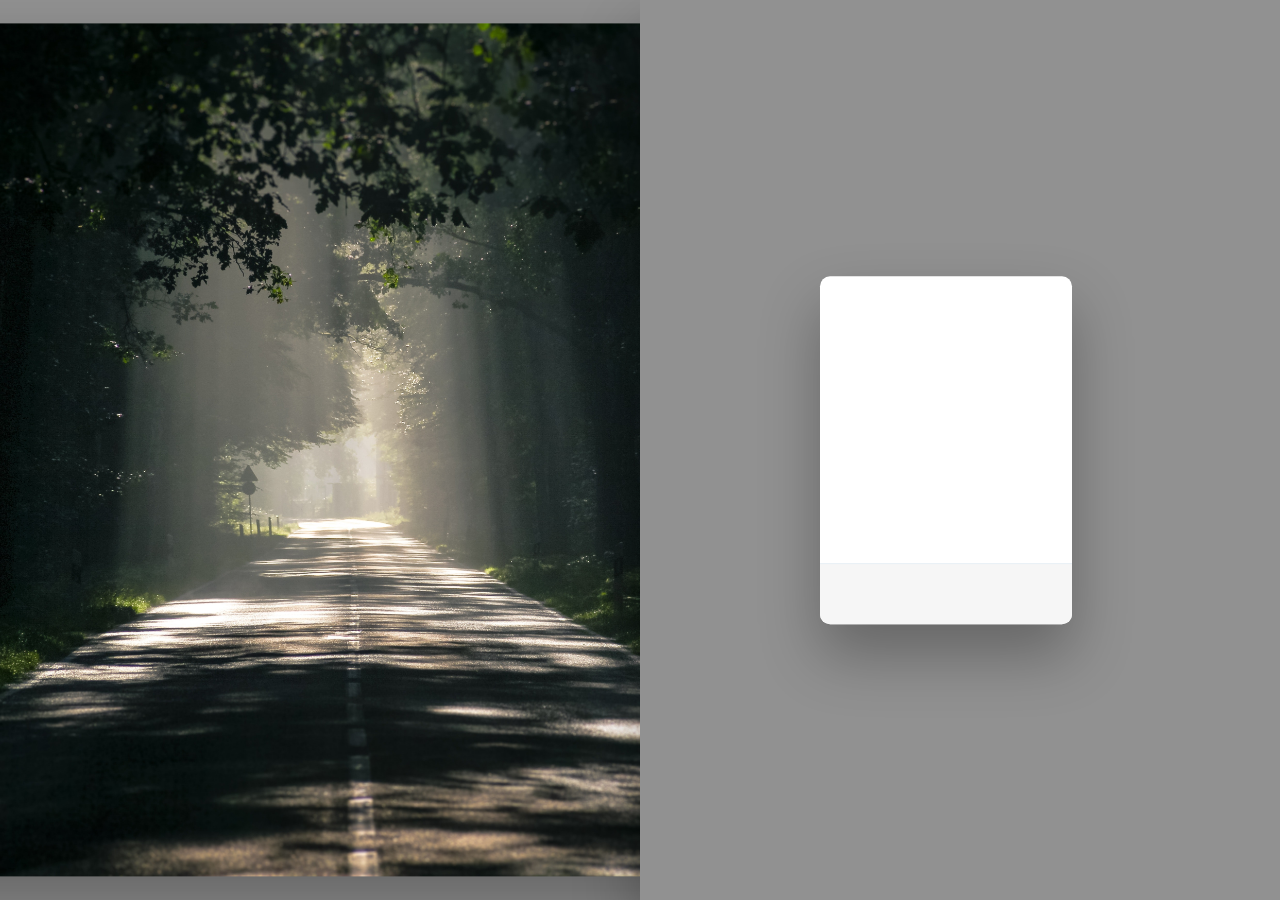
<file: index.html>
<!DOCTYPE html>
<html>
<head>
    <meta charset="utf-8" />
    <meta http-equiv="X-UA-Compatible" content="IE=edge">
    <title>Login</title>
    <meta name="viewport" content="width=device-width, initial-scale=1">
    <link rel="stylesheet" type="text/css" media="screen" href="login.css" />
    <link href="//maxcdn.bootstrapcdn.com/bootstrap/4.1.1/css/bootstrap.min.css" rel="stylesheet" id="bootstrap-css">
    <link href='https://fonts.googleapis.com/css?family=Bangers' rel='stylesheet'>
    
</head>
<body>
    <div class="split left">
        <div class="centered">
          <img src="img/asphalt-dark-dawn.jpg" alt="logImg">
        </div>
      </div>
      
      <div class="split right">
        <div class="centered">
                <div class="wrapper fadeInDown">
                        <div id="formContent">
                          <!-- Tabs Titles -->
                          <!-- <img src="img/asphalt-dark-dawn.jpg" alt="logImg" id = 'rightBg'> -->
                          <!-- Icon -->
                          <div class="fadeIn first">
                             <!-- <img src="img/login_icon.png" id="icon" /> -->
                            <h1>Login</h1>
                          </div>
                      
                          <!-- Login Form -->
                           <form onsubmit="loginReq(event);" method='post'>
                          <!-- <form  method="post" > -->
                            <input type="text" id="login" class="fadeIn second" name="login" placeholder="username">
                            <input type="password" id="password" class="fadeIn third" name="login" placeholder="password">
                            <input type="submit" class="fadeIn fourth" value="Log In">
                          </form>
                      
                          <!-- Remind Passowrd -->
                          <div id="formFooter">
                            <h6 class="underlineHover" id = "status"></h6> 
                            <!-- <a class="underlineHover" href="#">Go to the Site</a> -->
                          </div>
                      
                        </div>
                      </div>
        </div>
      </div> 
</body>
<script type="text/javascript" src="login.js"></script>
<script src="//maxcdn.bootstrapcdn.com/bootstrap/4.1.1/js/bootstrap.min.js"></script>
<script src="//cdnjs.cloudflare.com/ajax/libs/jquery/3.2.1/jquery.min.js"></script>
</html>
</file>
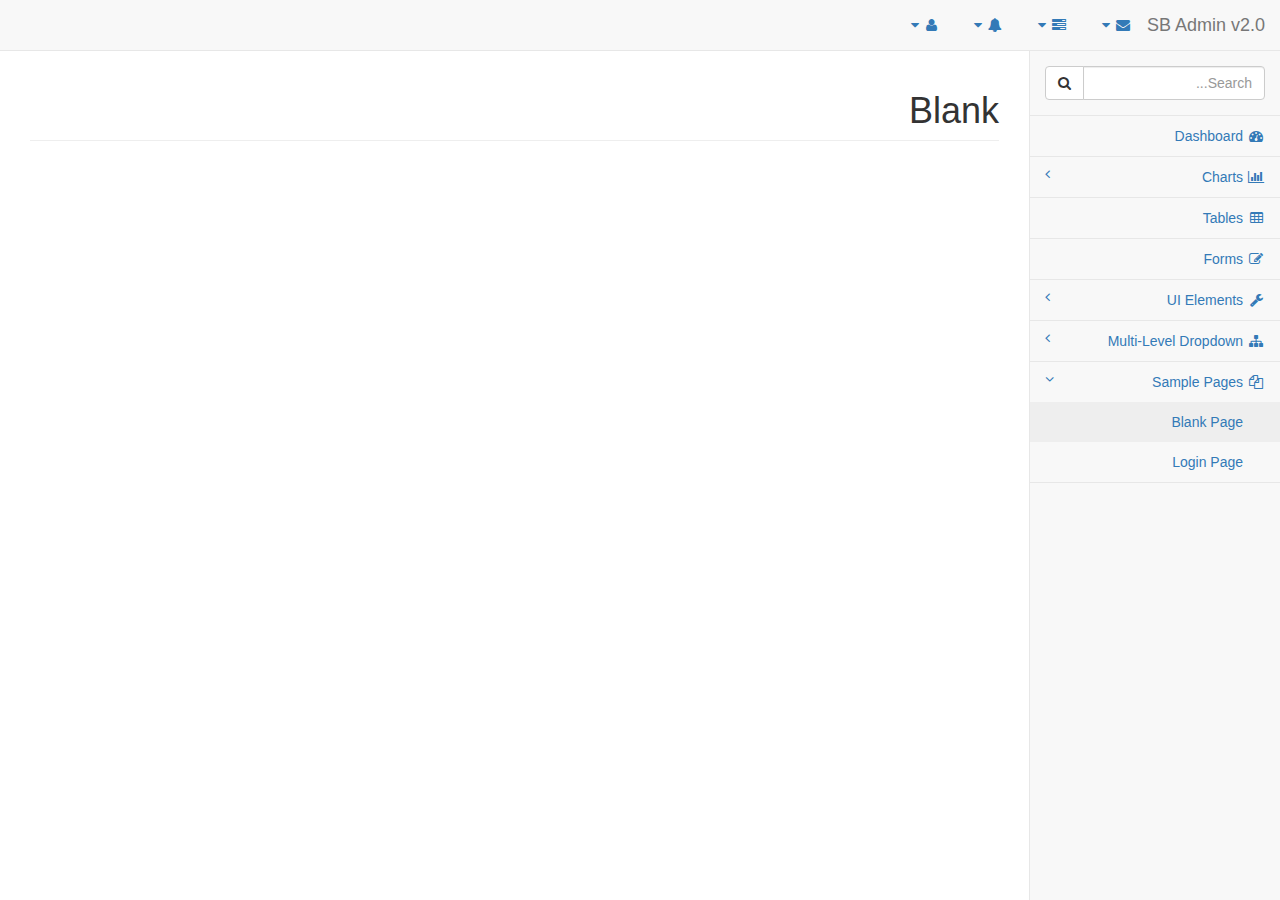
<file: emp-dash/blank.html>
<!DOCTYPE html>
<html lang="en">

<head>

    <meta charset="utf-8">
    <meta http-equiv="X-UA-Compatible" content="IE=edge">
    <meta name="viewport" content="width=device-width, initial-scale=1">
    <meta name="description" content="">
    <meta name="author" content="">

    <title>SB Admin 2 - Bootstrap Admin Theme</title>

    <!-- Bootstrap Core CSS -->
    <link href="css/rtl/bootstrap.min.css" rel="stylesheet">
    
    <!-- not use this in ltr -->
    <link href="css/rtl/bootstrap.rtl.css" rel="stylesheet">

    <!-- MetisMenu CSS -->
    <link href="css/plugins/metisMenu/metisMenu.min.css" rel="stylesheet">

    <!-- Timeline CSS -->
    <link href="css/plugins/timeline.css" rel="stylesheet">

    <!-- Custom CSS -->
    <link href="css/rtl/sb-admin-2.css" rel="stylesheet">

    <!-- Morris Charts CSS -->
    <link href="css/plugins/morris.css" rel="stylesheet">

    <!-- Custom Fonts -->
    <link href="css/font-awesome/font-awesome.min.css" rel="stylesheet" type="text/css">

    <!-- HTML5 Shim and Respond.js IE8 support of HTML5 elements and media queries -->
    <!-- WARNING: Respond.js doesn't work if you view the page via file:// -->
    <!--[if lt IE 9]>
        <script src="https://oss.maxcdn.com/libs/html5shiv/3.7.0/html5shiv.js"></script>
        <script src="https://oss.maxcdn.com/libs/respond.js/1.4.2/respond.min.js"></script>
    <![endif]-->

</head>

<body>

    <div id="wrapper">

        <!-- Navigation -->
        <nav class="navbar navbar-default navbar-static-top" role="navigation" style="margin-bottom: 0">
            <div class="navbar-header">
                <button type="button" class="navbar-toggle" data-toggle="collapse" data-target=".navbar-collapse">
                    <span class="sr-only">Toggle navigation</span>
                    <span class="icon-bar"></span>
                    <span class="icon-bar"></span>
                    <span class="icon-bar"></span>
                </button>
                <a class="navbar-brand" href="index.html">SB Admin v2.0</a>
            </div>
            <!-- /.navbar-header -->

            <ul class="nav navbar-top-links navbar-right">
                <li class="dropdown">
                    <a class="dropdown-toggle" data-toggle="dropdown" href="#">
                        <i class="fa fa-envelope fa-fw"></i> <i class="fa fa-caret-down"></i>
                    </a>
                    <ul class="dropdown-menu dropdown-messages">
                        <li>
                            <a href="#">
                                <div>
                                    <strong>John Smith</strong>
                                    <span class="pull-right text-muted">
                                        <em>Yesterday</em>
                                    </span>
                                </div>
                                <div>Lorem ipsum dolor sit amet, consectetur adipiscing elit. Pellentesque eleifend...</div>
                            </a>
                        </li>
                        <li class="divider"></li>
                        <li>
                            <a href="#">
                                <div>
                                    <strong>John Smith</strong>
                                    <span class="pull-right text-muted">
                                        <em>Yesterday</em>
                                    </span>
                                </div>
                                <div>Lorem ipsum dolor sit amet, consectetur adipiscing elit. Pellentesque eleifend...</div>
                            </a>
                        </li>
                        <li class="divider"></li>
                        <li>
                            <a href="#">
                                <div>
                                    <strong>John Smith</strong>
                                    <span class="pull-right text-muted">
                                        <em>Yesterday</em>
                                    </span>
                                </div>
                                <div>Lorem ipsum dolor sit amet, consectetur adipiscing elit. Pellentesque eleifend...</div>
                            </a>
                        </li>
                        <li class="divider"></li>
                        <li>
                            <a class="text-center" href="#">
                                <strong>Read All Messages</strong>
                                <i class="fa fa-angle-right"></i>
                            </a>
                        </li>
                    </ul>
                    <!-- /.dropdown-messages -->
                </li>
                <!-- /.dropdown -->
                <li class="dropdown">
                    <a class="dropdown-toggle" data-toggle="dropdown" href="#">
                        <i class="fa fa-tasks fa-fw"></i> <i class="fa fa-caret-down"></i>
                    </a>
                    <ul class="dropdown-menu dropdown-tasks">
                        <li>
                            <a href="#">
                                <div>
                                    <p>
                                        <strong>Task 1</strong>
                                        <span class="pull-right text-muted">40% Complete</span>
                                    </p>
                                    <div class="progress progress-striped active">
                                        <div class="progress-bar progress-bar-success" role="progressbar" aria-valuenow="40" aria-valuemin="0" aria-valuemax="100" style="width: 40%">
                                            <span class="sr-only">40% Complete (success)</span>
                                        </div>
                                    </div>
                                </div>
                            </a>
                        </li>
                        <li class="divider"></li>
                        <li>
                            <a href="#">
                                <div>
                                    <p>
                                        <strong>Task 2</strong>
                                        <span class="pull-right text-muted">20% Complete</span>
                                    </p>
                                    <div class="progress progress-striped active">
                                        <div class="progress-bar progress-bar-info" role="progressbar" aria-valuenow="20" aria-valuemin="0" aria-valuemax="100" style="width: 20%">
                                            <span class="sr-only">20% Complete</span>
                                        </div>
                                    </div>
                                </div>
                            </a>
                        </li>
                        <li class="divider"></li>
                        <li>
                            <a href="#">
                                <div>
                                    <p>
                                        <strong>Task 3</strong>
                                        <span class="pull-right text-muted">60% Complete</span>
                                    </p>
                                    <div class="progress progress-striped active">
                                        <div class="progress-bar progress-bar-warning" role="progressbar" aria-valuenow="60" aria-valuemin="0" aria-valuemax="100" style="width: 60%">
                                            <span class="sr-only">60% Complete (warning)</span>
                                        </div>
                                    </div>
                                </div>
                            </a>
                        </li>
                        <li class="divider"></li>
                        <li>
                            <a href="#">
                                <div>
                                    <p>
                                        <strong>Task 4</strong>
                                        <span class="pull-right text-muted">80% Complete</span>
                                    </p>
                                    <div class="progress progress-striped active">
                                        <div class="progress-bar progress-bar-danger" role="progressbar" aria-valuenow="80" aria-valuemin="0" aria-valuemax="100" style="width: 80%">
                                            <span class="sr-only">80% Complete (danger)</span>
                                        </div>
                                    </div>
                                </div>
                            </a>
                        </li>
                        <li class="divider"></li>
                        <li>
                            <a class="text-center" href="#">
                                <strong>See All Tasks</strong>
                                <i class="fa fa-angle-right"></i>
                            </a>
                        </li>
                    </ul>
                    <!-- /.dropdown-tasks -->
                </li>
                <!-- /.dropdown -->
                <li class="dropdown">
                    <a class="dropdown-toggle" data-toggle="dropdown" href="#">
                        <i class="fa fa-bell fa-fw"></i> <i class="fa fa-caret-down"></i>
                    </a>
                    <ul class="dropdown-menu dropdown-alerts">
                        <li>
                            <a href="#">
                                <div>
                                    <i class="fa fa-comment fa-fw"></i> New Comment
                                    <span class="pull-right text-muted small">4 minutes ago</span>
                                </div>
                            </a>
                        </li>
                        <li class="divider"></li>
                        <li>
                            <a href="#">
                                <div>
                                    <i class="fa fa-twitter fa-fw"></i> 3 New Followers
                                    <span class="pull-right text-muted small">12 minutes ago</span>
                                </div>
                            </a>
                        </li>
                        <li class="divider"></li>
                        <li>
                            <a href="#">
                                <div>
                                    <i class="fa fa-envelope fa-fw"></i> Message Sent
                                    <span class="pull-right text-muted small">4 minutes ago</span>
                                </div>
                            </a>
                        </li>
                        <li class="divider"></li>
                        <li>
                            <a href="#">
                                <div>
                                    <i class="fa fa-tasks fa-fw"></i> New Task
                                    <span class="pull-right text-muted small">4 minutes ago</span>
                                </div>
                            </a>
                        </li>
                        <li class="divider"></li>
                        <li>
                            <a href="#">
                                <div>
                                    <i class="fa fa-upload fa-fw"></i> Server Rebooted
                                    <span class="pull-right text-muted small">4 minutes ago</span>
                                </div>
                            </a>
                        </li>
                        <li class="divider"></li>
                        <li>
                            <a class="text-center" href="#">
                                <strong>See All Alerts</strong>
                                <i class="fa fa-angle-right"></i>
                            </a>
                        </li>
                    </ul>
                    <!-- /.dropdown-alerts -->
                </li>
                <!-- /.dropdown -->
                <li class="dropdown">
                    <a class="dropdown-toggle" data-toggle="dropdown" href="#">
                        <i class="fa fa-user fa-fw"></i> <i class="fa fa-caret-down"></i>
                    </a>
                    <ul class="dropdown-menu dropdown-user">
                        <li><a href="#"><i class="fa fa-user fa-fw"></i> User Profile</a>
                        </li>
                        <li><a href="#"><i class="fa fa-gear fa-fw"></i> Settings</a>
                        </li>
                        <li class="divider"></li>
                        <li><a href="login.html"><i class="fa fa-sign-out fa-fw"></i> Logout</a>
                        </li>
                    </ul>
                    <!-- /.dropdown-user -->
                </li>
                <!-- /.dropdown -->
            </ul>
            <!-- /.navbar-top-links -->

            <div class="navbar-default sidebar" role="navigation">
                <div class="sidebar-nav navbar-collapse">
                    <ul class="nav" id="side-menu">
                        <li class="sidebar-search">
                            <div class="input-group custom-search-form">
                                <input type="text" class="form-control" placeholder="Search...">
                                <span class="input-group-btn">
                                <button class="btn btn-default" type="button">
                                    <i class="fa fa-search"></i>
                                </button>
                            </span>
                            </div>
                            <!-- /input-group -->
                        </li>
                        <li>
                            <a href="index.html"><i class="fa fa-dashboard fa-fw"></i> Dashboard</a>
                        </li>
                        <li>
                            <a href="#"><i class="fa fa-bar-chart-o fa-fw"></i> Charts<span class="fa arrow"></span></a>
                            <ul class="nav nav-second-level">
                                <li>
                                    <a href="flot.html">Flot Charts</a>
                                </li>
                                <li>
                                    <a href="morris.html">Morris.js Charts</a>
                                </li>
                            </ul>
                            <!-- /.nav-second-level -->
                        </li>
                        <li>
                            <a href="tables.html"><i class="fa fa-table fa-fw"></i> Tables</a>
                        </li>
                        <li>
                            <a href="forms.html"><i class="fa fa-edit fa-fw"></i> Forms</a>
                        </li>
                        <li>
                            <a href="#"><i class="fa fa-wrench fa-fw"></i> UI Elements<span class="fa arrow"></span></a>
                            <ul class="nav nav-second-level">
                                <li>
                                    <a href="panels-wells.html">Panels and Wells</a>
                                </li>
                                <li>
                                    <a href="buttons.html">Buttons</a>
                                </li>
                                <li>
                                    <a href="notifications.html">Notifications</a>
                                </li>
                                <li>
                                    <a href="typography.html">Typography</a>
                                </li>
                                <li>
                                    <a href="grid.html">Grid</a>
                                </li>
                            </ul>
                            <!-- /.nav-second-level -->
                        </li>
                        <li>
                            <a href="#"><i class="fa fa-sitemap fa-fw"></i> Multi-Level Dropdown<span class="fa arrow"></span></a>
                            <ul class="nav nav-second-level">
                                <li>
                                    <a href="#">Second Level Item</a>
                                </li>
                                <li>
                                    <a href="#">Second Level Item</a>
                                </li>
                                <li>
                                    <a href="#">Third Level <span class="fa arrow"></span></a>
                                    <ul class="nav nav-third-level">
                                        <li>
                                            <a href="#">Third Level Item</a>
                                        </li>
                                        <li>
                                            <a href="#">Third Level Item</a>
                                        </li>
                                        <li>
                                            <a href="#">Third Level Item</a>
                                        </li>
                                        <li>
                                            <a href="#">Third Level Item</a>
                                        </li>
                                    </ul>
                                    <!-- /.nav-third-level -->
                                </li>
                            </ul>
                            <!-- /.nav-second-level -->
                        </li>
                        <li class="active">
                            <a href="#"><i class="fa fa-files-o fa-fw"></i> Sample Pages<span class="fa arrow"></span></a>
                            <ul class="nav nav-second-level">
                                <li>
                                    <a class="active" href="blank.html">Blank Page</a>
                                </li>
                                <li>
                                    <a href="login.html">Login Page</a>
                                </li>
                            </ul>
                            <!-- /.nav-second-level -->
                        </li>
                    </ul>
                </div>
                <!-- /.sidebar-collapse -->
            </div>
            <!-- /.navbar-static-side -->
        </nav>

        <!-- Page Content -->
        <div id="page-wrapper">
            <div class="row">
                <div class="col-lg-12">
                    <h1 class="page-header">Blank</h1>
                </div>
                <!-- /.col-lg-12 -->
            </div>
            <!-- /.row -->
        </div>
        <!-- /#page-wrapper -->

    </div>
    <!-- /#wrapper -->

    <!-- jQuery Version 1.11.0 -->
    <script src="js/jquery-1.11.0.js"></script>

    <!-- Bootstrap Core JavaScript -->
    <script src="js/bootstrap.min.js"></script>

    <!-- Metis Menu Plugin JavaScript -->
    <script src="js/metisMenu/metisMenu.min.js"></script>

    <!-- Morris Charts JavaScript -->
    <script src="js/raphael/raphael.min.js"></script>
    <script src="js/morris/morris.min.js"></script>

    <!-- Custom Theme JavaScript -->
    <script src="js/sb-admin-2.js"></script>

</body>

</html>
</file>
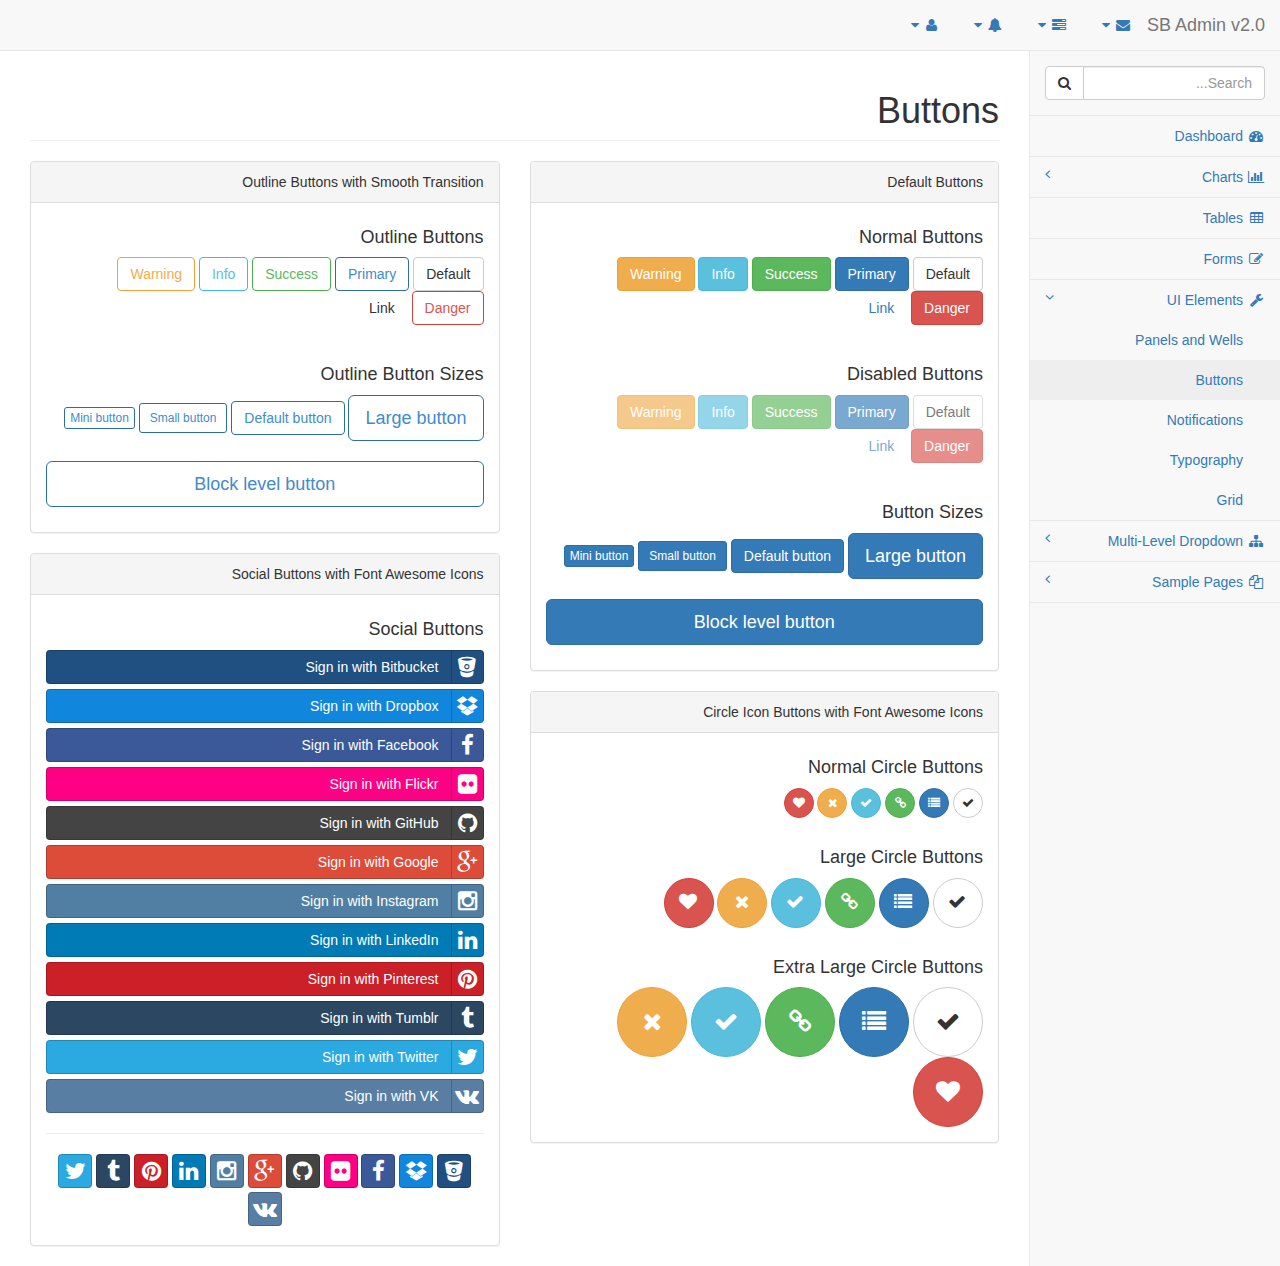
<file: emp-dash/buttons.html>
<!DOCTYPE html>
<html lang="en">

<head>

    <meta charset="utf-8">
    <meta http-equiv="X-UA-Compatible" content="IE=edge">
    <meta name="viewport" content="width=device-width, initial-scale=1">
    <meta name="description" content="">
    <meta name="author" content="">

    <title>SB Admin 2 - Bootstrap Admin Theme</title>

    <!-- Bootstrap Core CSS -->
    <link href="css/rtl/bootstrap.min.css" rel="stylesheet">
    
    <!-- not use this in ltr -->
    <link href="css/rtl/bootstrap.rtl.css" rel="stylesheet">

    <!-- MetisMenu CSS -->
    <link href="css/plugins/metisMenu/metisMenu.min.css" rel="stylesheet">

    <!-- Social Buttons CSS -->
    <link href="css/plugins/social-buttons.css" rel="stylesheet">

    <!-- Custom Fonts -->
    <link href="css/font-awesome/font-awesome.min.css" rel="stylesheet" type="text/css">

    <!-- Custom CSS -->
    <link href="css/rtl/sb-admin-2.css" rel="stylesheet">

    <!-- HTML5 Shim and Respond.js IE8 support of HTML5 elements and media queries -->
    <!-- WARNING: Respond.js doesn't work if you view the page via file:// -->
    <!--[if lt IE 9]>
        <script src="https://oss.maxcdn.com/libs/html5shiv/3.7.0/html5shiv.js"></script>
        <script src="https://oss.maxcdn.com/libs/respond.js/1.4.2/respond.min.js"></script>
    <![endif]-->

</head>

<body>

    <div id="wrapper">

        <!-- Navigation -->
        <nav class="navbar navbar-default navbar-static-top" role="navigation" style="margin-bottom: 0">
            <div class="navbar-header">
                <button type="button" class="navbar-toggle" data-toggle="collapse" data-target=".navbar-collapse">
                    <span class="sr-only">Toggle navigation</span>
                    <span class="icon-bar"></span>
                    <span class="icon-bar"></span>
                    <span class="icon-bar"></span>
                </button>
                <a class="navbar-brand" href="index.html">SB Admin v2.0</a>
            </div>
            <!-- /.navbar-header -->

            <ul class="nav navbar-top-links navbar-right">
                <li class="dropdown">
                    <a class="dropdown-toggle" data-toggle="dropdown" href="#">
                        <i class="fa fa-envelope fa-fw"></i>  <i class="fa fa-caret-down"></i>
                    </a>
                    <ul class="dropdown-menu dropdown-messages">
                        <li>
                            <a href="#">
                                <div>
                                    <strong>John Smith</strong>
                                    <span class="pull-right text-muted">
                                        <em>Yesterday</em>
                                    </span>
                                </div>
                                <div>Lorem ipsum dolor sit amet, consectetur adipiscing elit. Pellentesque eleifend...</div>
                            </a>
                        </li>
                        <li class="divider"></li>
                        <li>
                            <a href="#">
                                <div>
                                    <strong>John Smith</strong>
                                    <span class="pull-right text-muted">
                                        <em>Yesterday</em>
                                    </span>
                                </div>
                                <div>Lorem ipsum dolor sit amet, consectetur adipiscing elit. Pellentesque eleifend...</div>
                            </a>
                        </li>
                        <li class="divider"></li>
                        <li>
                            <a href="#">
                                <div>
                                    <strong>John Smith</strong>
                                    <span class="pull-right text-muted">
                                        <em>Yesterday</em>
                                    </span>
                                </div>
                                <div>Lorem ipsum dolor sit amet, consectetur adipiscing elit. Pellentesque eleifend...</div>
                            </a>
                        </li>
                        <li class="divider"></li>
                        <li>
                            <a class="text-center" href="#">
                                <strong>Read All Messages</strong>
                                <i class="fa fa-angle-right"></i>
                            </a>
                        </li>
                    </ul>
                    <!-- /.dropdown-messages -->
                </li>
                <!-- /.dropdown -->
                <li class="dropdown">
                    <a class="dropdown-toggle" data-toggle="dropdown" href="#">
                        <i class="fa fa-tasks fa-fw"></i>  <i class="fa fa-caret-down"></i>
                    </a>
                    <ul class="dropdown-menu dropdown-tasks">
                        <li>
                            <a href="#">
                                <div>
                                    <p>
                                        <strong>Task 1</strong>
                                        <span class="pull-right text-muted">40% Complete</span>
                                    </p>
                                    <div class="progress progress-striped active">
                                        <div class="progress-bar progress-bar-success" role="progressbar" aria-valuenow="40" aria-valuemin="0" aria-valuemax="100" style="width: 40%">
                                            <span class="sr-only">40% Complete (success)</span>
                                        </div>
                                    </div>
                                </div>
                            </a>
                        </li>
                        <li class="divider"></li>
                        <li>
                            <a href="#">
                                <div>
                                    <p>
                                        <strong>Task 2</strong>
                                        <span class="pull-right text-muted">20% Complete</span>
                                    </p>
                                    <div class="progress progress-striped active">
                                        <div class="progress-bar progress-bar-info" role="progressbar" aria-valuenow="20" aria-valuemin="0" aria-valuemax="100" style="width: 20%">
                                            <span class="sr-only">20% Complete</span>
                                        </div>
                                    </div>
                                </div>
                            </a>
                        </li>
                        <li class="divider"></li>
                        <li>
                            <a href="#">
                                <div>
                                    <p>
                                        <strong>Task 3</strong>
                                        <span class="pull-right text-muted">60% Complete</span>
                                    </p>
                                    <div class="progress progress-striped active">
                                        <div class="progress-bar progress-bar-warning" role="progressbar" aria-valuenow="60" aria-valuemin="0" aria-valuemax="100" style="width: 60%">
                                            <span class="sr-only">60% Complete (warning)</span>
                                        </div>
                                    </div>
                                </div>
                            </a>
                        </li>
                        <li class="divider"></li>
                        <li>
                            <a href="#">
                                <div>
                                    <p>
                                        <strong>Task 4</strong>
                                        <span class="pull-right text-muted">80% Complete</span>
                                    </p>
                                    <div class="progress progress-striped active">
                                        <div class="progress-bar progress-bar-danger" role="progressbar" aria-valuenow="80" aria-valuemin="0" aria-valuemax="100" style="width: 80%">
                                            <span class="sr-only">80% Complete (danger)</span>
                                        </div>
                                    </div>
                                </div>
                            </a>
                        </li>
                        <li class="divider"></li>
                        <li>
                            <a class="text-center" href="#">
                                <strong>See All Tasks</strong>
                                <i class="fa fa-angle-right"></i>
                            </a>
                        </li>
                    </ul>
                    <!-- /.dropdown-tasks -->
                </li>
                <!-- /.dropdown -->
                <li class="dropdown">
                    <a class="dropdown-toggle" data-toggle="dropdown" href="#">
                        <i class="fa fa-bell fa-fw"></i>  <i class="fa fa-caret-down"></i>
                    </a>
                    <ul class="dropdown-menu dropdown-alerts">
                        <li>
                            <a href="#">
                                <div>
                                    <i class="fa fa-comment fa-fw"></i> New Comment
                                    <span class="pull-right text-muted small">4 minutes ago</span>
                                </div>
                            </a>
                        </li>
                        <li class="divider"></li>
                        <li>
                            <a href="#">
                                <div>
                                    <i class="fa fa-twitter fa-fw"></i> 3 New Followers
                                    <span class="pull-right text-muted small">12 minutes ago</span>
                                </div>
                            </a>
                        </li>
                        <li class="divider"></li>
                        <li>
                            <a href="#">
                                <div>
                                    <i class="fa fa-envelope fa-fw"></i> Message Sent
                                    <span class="pull-right text-muted small">4 minutes ago</span>
                                </div>
                            </a>
                        </li>
                        <li class="divider"></li>
                        <li>
                            <a href="#">
                                <div>
                                    <i class="fa fa-tasks fa-fw"></i> New Task
                                    <span class="pull-right text-muted small">4 minutes ago</span>
                                </div>
                            </a>
                        </li>
                        <li class="divider"></li>
                        <li>
                            <a href="#">
                                <div>
                                    <i class="fa fa-upload fa-fw"></i> Server Rebooted
                                    <span class="pull-right text-muted small">4 minutes ago</span>
                                </div>
                            </a>
                        </li>
                        <li class="divider"></li>
                        <li>
                            <a class="text-center" href="#">
                                <strong>See All Alerts</strong>
                                <i class="fa fa-angle-right"></i>
                            </a>
                        </li>
                    </ul>
                    <!-- /.dropdown-alerts -->
                </li>
                <!-- /.dropdown -->
                <li class="dropdown">
                    <a class="dropdown-toggle" data-toggle="dropdown" href="#">
                        <i class="fa fa-user fa-fw"></i>  <i class="fa fa-caret-down"></i>
                    </a>
                    <ul class="dropdown-menu dropdown-user">
                        <li><a href="#"><i class="fa fa-user fa-fw"></i> User Profile</a>
                        </li>
                        <li><a href="#"><i class="fa fa-gear fa-fw"></i> Settings</a>
                        </li>
                        <li class="divider"></li>
                        <li><a href="login.html"><i class="fa fa-sign-out fa-fw"></i> Logout</a>
                        </li>
                    </ul>
                    <!-- /.dropdown-user -->
                </li>
                <!-- /.dropdown -->
            </ul>
            <!-- /.navbar-top-links -->

            <div class="navbar-default sidebar" role="navigation">
                <div class="sidebar-nav navbar-collapse">
                    <ul class="nav" id="side-menu">
                        <li class="sidebar-search">
                            <div class="input-group custom-search-form">
                                <input type="text" class="form-control" placeholder="Search...">
                                <span class="input-group-btn">
                                <button class="btn btn-default" type="button">
                                    <i class="fa fa-search"></i>
                                </button>
                            </span>
                            </div>
                            <!-- /input-group -->
                        </li>
                        <li>
                            <a href="index.html"><i class="fa fa-dashboard fa-fw"></i> Dashboard</a>
                        </li>
                        <li>
                            <a href="#"><i class="fa fa-bar-chart-o fa-fw"></i> Charts<span class="fa arrow"></span></a>
                            <ul class="nav nav-second-level">
                                <li>
                                    <a href="flot.html">Flot Charts</a>
                                </li>
                                <li>
                                    <a href="morris.html">Morris.js Charts</a>
                                </li>
                            </ul>
                            <!-- /.nav-second-level -->
                        </li>
                        <li>
                            <a href="tables.html"><i class="fa fa-table fa-fw"></i> Tables</a>
                        </li>
                        <li>
                            <a href="forms.html"><i class="fa fa-edit fa-fw"></i> Forms</a>
                        </li>
                        <li class="active">
                            <a href="#"><i class="fa fa-wrench fa-fw"></i> UI Elements<span class="fa arrow"></span></a>
                            <ul class="nav nav-second-level">
                                <li>
                                    <a href="panels-wells.html">Panels and Wells</a>
                                </li>
                                <li>
                                    <a class="active" href="buttons.html">Buttons</a>
                                </li>
                                <li>
                                    <a href="notifications.html">Notifications</a>
                                </li>
                                <li>
                                    <a href="typography.html">Typography</a>
                                </li>
                                <li>
                                    <a href="grid.html">Grid</a>
                                </li>
                            </ul>
                            <!-- /.nav-second-level -->
                        </li>
                        <li>
                            <a href="#"><i class="fa fa-sitemap fa-fw"></i> Multi-Level Dropdown<span class="fa arrow"></span></a>
                            <ul class="nav nav-second-level">
                                <li>
                                    <a href="#">Second Level Item</a>
                                </li>
                                <li>
                                    <a href="#">Second Level Item</a>
                                </li>
                                <li>
                                    <a href="#">Third Level <span class="fa arrow"></span></a>
                                    <ul class="nav nav-third-level">
                                        <li>
                                            <a href="#">Third Level Item</a>
                                        </li>
                                        <li>
                                            <a href="#">Third Level Item</a>
                                        </li>
                                        <li>
                                            <a href="#">Third Level Item</a>
                                        </li>
                                        <li>
                                            <a href="#">Third Level Item</a>
                                        </li>
                                    </ul>
                                    <!-- /.nav-third-level -->
                                </li>
                            </ul>
                            <!-- /.nav-second-level -->
                        </li>
                        <li>
                            <a href="#"><i class="fa fa-files-o fa-fw"></i> Sample Pages<span class="fa arrow"></span></a>
                            <ul class="nav nav-second-level">
                                <li>
                                    <a href="blank.html">Blank Page</a>
                                </li>
                                <li>
                                    <a href="login.html">Login Page</a>
                                </li>
                            </ul>
                            <!-- /.nav-second-level -->
                        </li>
                    </ul>
                </div>
                <!-- /.sidebar-collapse -->
            </div>
            <!-- /.navbar-static-side -->
        </nav>

        <!-- Page Content -->
        <div id="page-wrapper">
            <div class="row">
                <div class="col-lg-12">
                    <h1 class="page-header">Buttons</h1>
                </div>
                <!-- /.col-lg-12 -->
            </div>
            <!-- /.row -->
            <div class="row">
                <div class="col-lg-6">
                    <div class="panel panel-default">
                        <div class="panel-heading">
                            Default Buttons
                        </div>
                        <!-- /.panel-heading -->
                        <div class="panel-body">
                            <h4>Normal Buttons</h4>
                            <p>
                                <button type="button" class="btn btn-default">Default</button>
                                <button type="button" class="btn btn-primary">Primary</button>
                                <button type="button" class="btn btn-success">Success</button>
                                <button type="button" class="btn btn-info">Info</button>
                                <button type="button" class="btn btn-warning">Warning</button>
                                <button type="button" class="btn btn-danger">Danger</button>
                                <button type="button" class="btn btn-link">Link</button>
                            </p>
                            <br>
                            <h4>Disabled Buttons</h4>
                            <p>
                                <button type="button" class="btn btn-default disabled">Default</button>
                                <button type="button" class="btn btn-primary disabled">Primary</button>
                                <button type="button" class="btn btn-success disabled">Success</button>
                                <button type="button" class="btn btn-info disabled">Info</button>
                                <button type="button" class="btn btn-warning disabled">Warning</button>
                                <button type="button" class="btn btn-danger disabled">Danger</button>
                                <button type="button" class="btn btn-link disabled">Link</button>
                            </p>
                            <br>
                            <h4>Button Sizes</h4>
                            <p>
                                <button type="button" class="btn btn-primary btn-lg">Large button</button>
                                <button type="button" class="btn btn-primary">Default button</button>
                                <button type="button" class="btn btn-primary btn-sm">Small button</button>
                                <button type="button" class="btn btn-primary btn-xs">Mini button</button>
                                <br>
                                <br>
                                <button type="button" class="btn btn-primary btn-lg btn-block">Block level button</button>
                            </p>
                        </div>
                        <!-- /.panel-body -->
                    </div>
                    <!-- /.panel -->
                    <div class="panel panel-default">
                        <div class="panel-heading">
                            Circle Icon Buttons with Font Awesome Icons
                        </div>
                        <!-- /.panel-heading -->
                        <div class="panel-body">
                            <h4>Normal Circle Buttons</h4>
                            <button type="button" class="btn btn-default btn-circle"><i class="fa fa-check"></i>
                            </button>
                            <button type="button" class="btn btn-primary btn-circle"><i class="fa fa-list"></i>
                            </button>
                            <button type="button" class="btn btn-success btn-circle"><i class="fa fa-link"></i>
                            </button>
                            <button type="button" class="btn btn-info btn-circle"><i class="fa fa-check"></i>
                            </button>
                            <button type="button" class="btn btn-warning btn-circle"><i class="fa fa-times"></i>
                            </button>
                            <button type="button" class="btn btn-danger btn-circle"><i class="fa fa-heart"></i>
                            </button>
                            <br>
                            <br>
                            <h4>Large Circle Buttons</h4>
                            <button type="button" class="btn btn-default btn-circle btn-lg"><i class="fa fa-check"></i>
                            </button>
                            <button type="button" class="btn btn-primary btn-circle btn-lg"><i class="fa fa-list"></i>
                            </button>
                            <button type="button" class="btn btn-success btn-circle btn-lg"><i class="fa fa-link"></i>
                            </button>
                            <button type="button" class="btn btn-info btn-circle btn-lg"><i class="fa fa-check"></i>
                            </button>
                            <button type="button" class="btn btn-warning btn-circle btn-lg"><i class="fa fa-times"></i>
                            </button>
                            <button type="button" class="btn btn-danger btn-circle btn-lg"><i class="fa fa-heart"></i>
                            </button>
                            <br>
                            <br>
                            <h4>Extra Large Circle Buttons</h4>
                            <button type="button" class="btn btn-default btn-circle btn-xl"><i class="fa fa-check"></i>
                            </button>
                            <button type="button" class="btn btn-primary btn-circle btn-xl"><i class="fa fa-list"></i>
                            </button>
                            <button type="button" class="btn btn-success btn-circle btn-xl"><i class="fa fa-link"></i>
                            </button>
                            <button type="button" class="btn btn-info btn-circle btn-xl"><i class="fa fa-check"></i>
                            </button>
                            <button type="button" class="btn btn-warning btn-circle btn-xl"><i class="fa fa-times"></i>
                            </button>
                            <button type="button" class="btn btn-danger btn-circle btn-xl"><i class="fa fa-heart"></i>
                            </button>
                        </div>
                        <!-- /.panel-body -->
                    </div>
                    <!-- /.panel -->
                </div>
                <!-- /.col-lg-6 -->
                <div class="col-lg-6">
                    <div class="panel panel-default">
                        <div class="panel-heading">
                            Outline Buttons with Smooth Transition
                        </div>
                        <!-- /.panel-heading -->
                        <div class="panel-body">
                            <h4>Outline Buttons</h4>
                            <p>
                                <button type="button" class="btn btn-outline btn-default">Default</button>
                                <button type="button" class="btn btn-outline btn-primary">Primary</button>
                                <button type="button" class="btn btn-outline btn-success">Success</button>
                                <button type="button" class="btn btn-outline btn-info">Info</button>
                                <button type="button" class="btn btn-outline btn-warning">Warning</button>
                                <button type="button" class="btn btn-outline btn-danger">Danger</button>
                                <button type="button" class="btn btn-outline btn-link">Link</button>
                            </p>
                            <br>
                            <h4>Outline Button Sizes</h4>
                            <p>
                                <button type="button" class="btn btn-outline btn-primary btn-lg">Large button</button>
                                <button type="button" class="btn btn-outline btn-primary">Default button</button>
                                <button type="button" class="btn btn-outline btn-primary btn-sm">Small button</button>
                                <button type="button" class="btn btn-outline btn-primary btn-xs">Mini button</button>
                                <br>
                                <br>
                                <button type="button" class="btn btn-outline btn-primary btn-lg btn-block">Block level button</button>
                            </p>
                        </div>
                        <!-- /.panel-body -->
                    </div>
                    <!-- /.panel -->
                    <div class="panel panel-default">
                        <div class="panel-heading">
                            Social Buttons with Font Awesome Icons
                        </div>
                        <!-- /.panel-heading -->
                        <div class="panel-body">
                            <h4>Social Buttons</h4>
                            <a class="btn btn-block btn-social btn-bitbucket">
                                <i class="fa fa-bitbucket"></i> Sign in with Bitbucket
                            </a>
                            <a class="btn btn-block btn-social btn-dropbox">
                                <i class="fa fa-dropbox"></i> Sign in with Dropbox
                            </a>
                            <a class="btn btn-block btn-social btn-facebook">
                                <i class="fa fa-facebook"></i> Sign in with Facebook
                            </a>
                            <a class="btn btn-block btn-social btn-flickr">
                                <i class="fa fa-flickr"></i> Sign in with Flickr
                            </a>
                            <a class="btn btn-block btn-social btn-github">
                                <i class="fa fa-github"></i> Sign in with GitHub
                            </a>
                            <a class="btn btn-block btn-social btn-google-plus">
                                <i class="fa fa-google-plus"></i> Sign in with Google
                            </a>
                            <a class="btn btn-block btn-social btn-instagram">
                                <i class="fa fa-instagram"></i> Sign in with Instagram
                            </a>
                            <a class="btn btn-block btn-social btn-linkedin">
                                <i class="fa fa-linkedin"></i> Sign in with LinkedIn
                            </a>
                            <a class="btn btn-block btn-social btn-pinterest">
                                <i class="fa fa-pinterest"></i> Sign in with Pinterest
                            </a>
                            <a class="btn btn-block btn-social btn-tumblr">
                                <i class="fa fa-tumblr"></i> Sign in with Tumblr
                            </a>
                            <a class="btn btn-block btn-social btn-twitter">
                                <i class="fa fa-twitter"></i> Sign in with Twitter
                            </a>
                            <a class="btn btn-block btn-social btn-vk">
                                <i class="fa fa-vk"></i> Sign in with VK
                            </a>

                            <hr>

                            <div class="text-center">
                                <a class="btn btn-social-icon btn-bitbucket"><i class="fa fa-bitbucket"></i></a>
                                <a class="btn btn-social-icon btn-dropbox"><i class="fa fa-dropbox"></i></a>
                                <a class="btn btn-social-icon btn-facebook"><i class="fa fa-facebook"></i></a>
                                <a class="btn btn-social-icon btn-flickr"><i class="fa fa-flickr"></i></a>
                                <a class="btn btn-social-icon btn-github"><i class="fa fa-github"></i></a>
                                <a class="btn btn-social-icon btn-google-plus"><i class="fa fa-google-plus"></i></a>
                                <a class="btn btn-social-icon btn-instagram"><i class="fa fa-instagram"></i></a>
                                <a class="btn btn-social-icon btn-linkedin"><i class="fa fa-linkedin"></i></a>
                                <a class="btn btn-social-icon btn-pinterest"><i class="fa fa-pinterest"></i></a>
                                <a class="btn btn-social-icon btn-tumblr"><i class="fa fa-tumblr"></i></a>
                                <a class="btn btn-social-icon btn-twitter"><i class="fa fa-twitter"></i></a>
                                <a class="btn btn-social-icon btn-vk"><i class="fa fa-vk"></i></a>
                            </div>
                        </div>
                        <!-- /.panel-body -->
                    </div>
                    <!-- /.panel -->
                </div>
                <!-- /.col-lg-6 -->
            </div>
            <!-- /.row -->
        </div>
        <!-- /#page-wrapper -->

    </div>
    <!-- /#wrapper -->

    <!-- jQuery Version 1.11.0 -->
    <script src="js/jquery-1.11.0.js"></script>

    <!-- Bootstrap Core JavaScript -->
    <script src="js/bootstrap.min.js"></script>

    <!-- Metis Menu Plugin JavaScript -->
    <script src="js/metisMenu/metisMenu.min.js"></script>

    <!-- Custom Theme JavaScript -->
    <script src="js/sb-admin-2.js"></script>

</body>

</html>
</file>
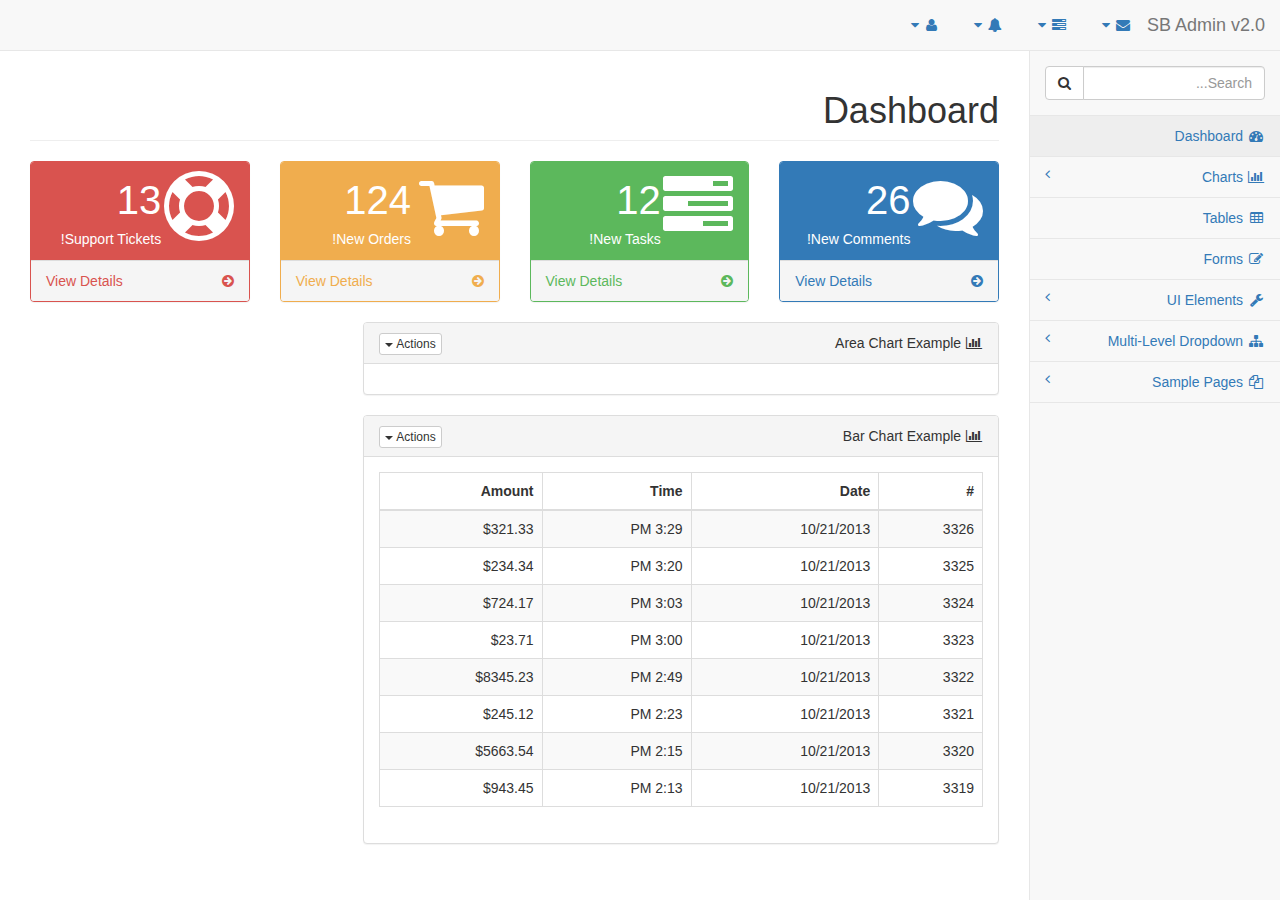
<file: emp-dash/empDash.html>
<!DOCTYPE html>
<html lang="en">

<head>

    <meta charset="utf-8">
    <meta http-equiv="X-UA-Compatible" content="IE=edge">
    <meta name="viewport" content="width=device-width, initial-scale=1">
    <meta name="description" content="">
    <meta name="author" content="">

    <title>SB Admin 2 - Bootstrap Admin Theme</title>

    <!-- Bootstrap Core CSS -->
    <link href="css/rtl/bootstrap.min.css" rel="stylesheet">
    
    <!-- not use this in ltr -->
    <link href="css/rtl/bootstrap.rtl.css" rel="stylesheet">

    <!-- MetisMenu CSS -->
    <link href="css/plugins/metisMenu/metisMenu.min.css" rel="stylesheet">

    <!-- Timeline CSS -->
    <link href="css/plugins/timeline.css" rel="stylesheet">

    <!-- Custom CSS -->
    <link href="css/rtl/sb-admin-2.css" rel="stylesheet">

    <!-- Morris Charts CSS -->
    <link href="css/plugins/morris.css" rel="stylesheet">

    <!-- Custom Fonts -->
    <link href="css/font-awesome/font-awesome.min.css" rel="stylesheet" type="text/css">

    <!-- HTML5 Shim and Respond.js IE8 support of HTML5 elements and media queries -->
    <!-- WARNING: Respond.js doesn't work if you view the page via file:// -->
    <!--[if lt IE 9]>
        <script src="https://oss.maxcdn.com/libs/html5shiv/3.7.0/html5shiv.js"></script>
        <script src="https://oss.maxcdn.com/libs/respond.js/1.4.2/respond.min.js"></script>
    <![endif]-->

</head>

<body>

    <div id="wrapper">

        <!-- Navigation -->
        <nav class="navbar navbar-default navbar-static-top" role="navigation" style="margin-bottom: 0">
            <div class="navbar-header">
                <button type="button" class="navbar-toggle" data-toggle="collapse" data-target=".navbar-collapse">
                    <span class="sr-only">Toggle navigation</span>
                    <span class="icon-bar"></span>
                    <span class="icon-bar"></span>
                    <span class="icon-bar"></span>
                </button>
                <a class="navbar-brand" href="index.html">SB Admin v2.0</a>
            </div>
            <!-- /.navbar-header -->

            <ul class="nav navbar-top-links navbar-right">
                <li class="dropdown">
                    <a class="dropdown-toggle" data-toggle="dropdown" href="#">
                        <i class="fa fa-envelope fa-fw"></i> <i class="fa fa-caret-down"></i>
                    </a>
                    <ul class="dropdown-menu dropdown-messages">
                        <li>
                            <a href="#">
                                <div>
                                    <strong>John Smith</strong>
                                    <span class="pull-right text-muted">
                                        <em>Yesterday</em>
                                    </span>
                                </div>
                                <div>Lorem ipsum dolor sit amet, consectetur adipiscing elit. Pellentesque eleifend...</div>
                            </a>
                        </li>
                        <li class="divider"></li>
                        <li>
                            <a href="#">
                                <div>
                                    <strong>John Smith</strong>
                                    <span class="pull-right text-muted">
                                        <em>Yesterday</em>
                                    </span>
                                </div>
                                <div>Lorem ipsum dolor sit amet, consectetur adipiscing elit. Pellentesque eleifend...</div>
                            </a>
                        </li>
                        <li class="divider"></li>
                        <li>
                            <a href="#">
                                <div>
                                    <strong>John Smith</strong>
                                    <span class="pull-right text-muted">
                                        <em>Yesterday</em>
                                    </span>
                                </div>
                                <div>Lorem ipsum dolor sit amet, consectetur adipiscing elit. Pellentesque eleifend...</div>
                            </a>
                        </li>
                        <li class="divider"></li>
                        <li>
                            <a class="text-center" href="#">
                                <strong>Read All Messages</strong>
                                <i class="fa fa-angle-right"></i>
                            </a>
                        </li>
                    </ul>
                    <!-- /.dropdown-messages -->
                </li>
                <!-- /.dropdown -->
                <li class="dropdown">
                    <a class="dropdown-toggle" data-toggle="dropdown" href="#">
                        <i class="fa fa-tasks fa-fw"></i> <i class="fa fa-caret-down"></i>
                    </a>
                    <ul class="dropdown-menu dropdown-tasks">
                        <li>
                            <a href="#">
                                <div>
                                    <p>
                                        <strong>Task 1</strong>
                                        <span class="pull-right text-muted">40% Complete</span>
                                    </p>
                                    <div class="progress progress-striped active">
                                        <div class="progress-bar progress-bar-success" role="progressbar" aria-valuenow="40" aria-valuemin="0" aria-valuemax="100" style="width: 40%">
                                            <span class="sr-only">40% Complete (success)</span>
                                        </div>
                                    </div>
                                </div>
                            </a>
                        </li>
                        <li class="divider"></li>
                        <li>
                            <a href="#">
                                <div>
                                    <p>
                                        <strong>Task 2</strong>
                                        <span class="pull-right text-muted">20% Complete</span>
                                    </p>
                                    <div class="progress progress-striped active">
                                        <div class="progress-bar progress-bar-info" role="progressbar" aria-valuenow="20" aria-valuemin="0" aria-valuemax="100" style="width: 20%">
                                            <span class="sr-only">20% Complete</span>
                                        </div>
                                    </div>
                                </div>
                            </a>
                        </li>
                        <li class="divider"></li>
                        <li>
                            <a href="#">
                                <div>
                                    <p>
                                        <strong>Task 3</strong>
                                        <span class="pull-right text-muted">60% Complete</span>
                                    </p>
                                    <div class="progress progress-striped active">
                                        <div class="progress-bar progress-bar-warning" role="progressbar" aria-valuenow="60" aria-valuemin="0" aria-valuemax="100" style="width: 60%">
                                            <span class="sr-only">60% Complete (warning)</span>
                                        </div>
                                    </div>
                                </div>
                            </a>
                        </li>
                        <li class="divider"></li>
                        <li>
                            <a href="#">
                                <div>
                                    <p>
                                        <strong>Task 4</strong>
                                        <span class="pull-right text-muted">80% Complete</span>
                                    </p>
                                    <div class="progress progress-striped active">
                                        <div class="progress-bar progress-bar-danger" role="progressbar" aria-valuenow="80" aria-valuemin="0" aria-valuemax="100" style="width: 80%">
                                            <span class="sr-only">80% Complete (danger)</span>
                                        </div>
                                    </div>
                                </div>
                            </a>
                        </li>
                        <li class="divider"></li>
                        <li>
                            <a class="text-center" href="#">
                                <strong>See All Tasks</strong>
                                <i class="fa fa-angle-right"></i>
                            </a>
                        </li>
                    </ul>
                    <!-- /.dropdown-tasks -->
                </li>
                <!-- /.dropdown -->
                <li class="dropdown">
                    <a class="dropdown-toggle" data-toggle="dropdown" href="#">
                        <i class="fa fa-bell fa-fw"></i> <i class="fa fa-caret-down"></i>
                    </a>
                    <ul class="dropdown-menu dropdown-alerts">
                        <li>
                            <a href="#">
                                <div>
                                    <i class="fa fa-comment fa-fw"></i> New Comment
                                    <span class="pull-right text-muted small">4 minutes ago</span>
                                </div>
                            </a>
                        </li>
                        <li class="divider"></li>
                        <li>
                            <a href="#">
                                <div>
                                    <i class="fa fa-twitter fa-fw"></i> 3 New Followers
                                    <span class="pull-right text-muted small">12 minutes ago</span>
                                </div>
                            </a>
                        </li>
                        <li class="divider"></li>
                        <li>
                            <a href="#">
                                <div>
                                    <i class="fa fa-envelope fa-fw"></i> Message Sent
                                    <span class="pull-right text-muted small">4 minutes ago</span>
                                </div>
                            </a>
                        </li>
                        <li class="divider"></li>
                        <li>
                            <a href="#">
                                <div>
                                    <i class="fa fa-tasks fa-fw"></i> New Task
                                    <span class="pull-right text-muted small">4 minutes ago</span>
                                </div>
                            </a>
                        </li>
                        <li class="divider"></li>
                        <li>
                            <a href="#">
                                <div>
                                    <i class="fa fa-upload fa-fw"></i> Server Rebooted
                                    <span class="pull-right text-muted small">4 minutes ago</span>
                                </div>
                            </a>
                        </li>
                        <li class="divider"></li>
                        <li>
                            <a class="text-center" href="#">
                                <strong>See All Alerts</strong>
                                <i class="fa fa-angle-right"></i>
                            </a>
                        </li>
                    </ul>
                    <!-- /.dropdown-alerts -->
                </li>
                <!-- /.dropdown -->
                <li class="dropdown">
                    <a class="dropdown-toggle" data-toggle="dropdown" href="#">
                        <i class="fa fa-user fa-fw"></i> <i class="fa fa-caret-down"></i>
                    </a>
                    <ul class="dropdown-menu dropdown-user">
                        <li><a href="#"><i class="fa fa-user fa-fw"></i> User Profile</a>
                        </li>
                        <li><a href="#"><i class="fa fa-gear fa-fw"></i> Settings</a>
                        </li>
                        <li class="divider"></li>
                        <li><a href="login.html"><i class="fa fa-sign-out fa-fw"></i> Logout</a>
                        </li>
                    </ul>
                    <!-- /.dropdown-user -->
                </li>
                <!-- /.dropdown -->
            </ul>
            <!-- /.navbar-top-links -->

            <div class="navbar-default sidebar" role="navigation">
                <div class="sidebar-nav navbar-collapse">
                    <ul class="nav" id="side-menu">
                        <li class="sidebar-search">
                            <div class="input-group custom-search-form">
                                <input type="text" class="form-control" placeholder="Search...">
                                <span class="input-group-btn">
                                <button class="btn btn-default" type="button">
                                    <i class="fa fa-search"></i>
                                </button>
                            </span>
                            </div>
                            <!-- /input-group -->
                        </li>
                        <li>
                            <a class="active" href="index.html"><i class="fa fa-dashboard fa-fw"></i> Dashboard</a>
                        </li>
                        <li>
                            <a href="#"><i class="fa fa-bar-chart-o fa-fw"></i> Charts<span class="fa arrow"></span></a>
                            <ul class="nav nav-second-level">
                                <li>
                                    <a href="flot.html">Flot Charts</a>
                                </li>
                                <li>
                                    <a href="morris.html">Morris.js Charts</a>
                                </li>
                            </ul>
                            <!-- /.nav-second-level -->
                        </li>
                        <li>
                            <a href="tables.html"><i class="fa fa-table fa-fw"></i> Tables</a>
                        </li>
                        <li>
                            <a href="forms.html"><i class="fa fa-edit fa-fw"></i> Forms</a>
                        </li>
                        <li>
                            <a href="#"><i class="fa fa-wrench fa-fw"></i> UI Elements<span class="fa arrow"></span></a>
                            <ul class="nav nav-second-level">
                                <li>
                                    <a href="panels-wells.html">Panels and Wells</a>
                                </li>
                                <li>
                                    <a href="buttons.html">Buttons</a>
                                </li>
                                <li>
                                    <a href="notifications.html">Notifications</a>
                                </li>
                                <li>
                                    <a href="typography.html">Typography</a>
                                </li>
                                <li>
                                    <a href="grid.html">Grid</a>
                                </li>
                            </ul>
                            <!-- /.nav-second-level -->
                        </li>
                        <li>
                            <a href="#"><i class="fa fa-sitemap fa-fw"></i> Multi-Level Dropdown<span class="fa arrow"></span></a>
                            <ul class="nav nav-second-level">
                                <li>
                                    <a href="#">Second Level Item</a>
                                </li>
                                <li>
                                    <a href="#">Second Level Item</a>
                                </li>
                                <li>
                                    <a href="#">Third Level <span class="fa arrow"></span></a>
                                    <ul class="nav nav-third-level">
                                        <li>
                                            <a href="#">Third Level Item</a>
                                        </li>
                                        <li>
                                            <a href="#">Third Level Item</a>
                                        </li>
                                        <li>
                                            <a href="#">Third Level Item</a>
                                        </li>
                                        <li>
                                            <a href="#">Third Level Item</a>
                                        </li>
                                    </ul>
                                    <!-- /.nav-third-level -->
                                </li>
                            </ul>
                            <!-- /.nav-second-level -->
                        </li>
                        <li>
                            <a href="#"><i class="fa fa-files-o fa-fw"></i> Sample Pages<span class="fa arrow"></span></a>
                            <ul class="nav nav-second-level">
                                <li>
                                    <a href="blank.html">Blank Page</a>
                                </li>
                                <li>
                                    <a href="login.html">Login Page</a>
                                </li>
                            </ul>
                            <!-- /.nav-second-level -->
                        </li>
                    </ul>
                </div>
                <!-- /.sidebar-collapse -->
            </div>
            <!-- /.navbar-static-side -->
        </nav>

        <div id="page-wrapper">
            <div class="row">
                <div class="col-lg-12">
                    <h1 class="page-header">Dashboard</h1>
                </div>
                <!-- /.col-lg-12 -->
            </div>
            <!-- /.row -->
            <div class="row">
                <div class="col-lg-3 col-md-6">
                    <div class="panel panel-primary">
                        <div class="panel-heading">
                            <div class="row">
                                <div class="col-xs-4">
                                    <i class="fa fa-comments fa-5x"></i>
                                </div>
                                <div class="col-xs-8 text-right">
                                    <div class="huge">26</div>
                                    <div>New Comments!</div>
                                </div>
                            </div>
                        </div>
                        <a href="#">
                            <div class="panel-footer">
                                <span class="pull-left">View Details</span>
                                <span class="pull-right"><i class="fa fa-arrow-circle-right"></i></span>
                                <div class="clearfix"></div>
                            </div>
                        </a>
                    </div>
                </div>
                <div class="col-lg-3 col-md-6">
                    <div class="panel panel-green">
                        <div class="panel-heading">
                            <div class="row">
                                <div class="col-xs-4">
                                    <i class="fa fa-tasks fa-5x"></i>
                                </div>
                                <div class="col-xs-8 text-right">
                                    <div class="huge">12</div>
                                    <div>New Tasks!</div>
                                </div>
                            </div>
                        </div>
                        <a href="#">
                            <div class="panel-footer">
                                <span class="pull-left">View Details</span>
                                <span class="pull-right"><i class="fa fa-arrow-circle-right"></i></span>
                                <div class="clearfix"></div>
                            </div>
                        </a>
                    </div>
                </div>
                <div class="col-lg-3 col-md-6">
                    <div class="panel panel-yellow">
                        <div class="panel-heading">
                            <div class="row">
                                <div class="col-xs-4">
                                    <i class="fa fa-shopping-cart fa-5x"></i>
                                </div>
                                <div class="col-xs-8 text-right">
                                    <div class="huge">124</div>
                                    <div>New Orders!</div>
                                </div>
                            </div>
                        </div>
                        <a href="#">
                            <div class="panel-footer">
                                <span class="pull-left">View Details</span>
                                <span class="pull-right"><i class="fa fa-arrow-circle-right"></i></span>
                                <div class="clearfix"></div>
                            </div>
                        </a>
                    </div>
                </div>
                <div class="col-lg-3 col-md-6">
                    <div class="panel panel-red">
                        <div class="panel-heading">
                            <div class="row">
                                <div class="col-xs-4">
                                    <i class="fa fa-support fa-5x"></i>
                                </div>
                                <div class="col-xs-8 text-right">
                                    <div class="huge">13</div>
                                    <div>Support Tickets!</div>
                                </div>
                            </div>
                        </div>
                        <a href="#">
                            <div class="panel-footer">
                                <span class="pull-left">View Details</span>
                                <span class="pull-right"><i class="fa fa-arrow-circle-right"></i></span>
                                <div class="clearfix"></div>
                            </div>
                        </a>
                    </div>
                </div>
            </div>
            <!-- /.row -->
            <div class="row">
                <div class="col-lg-8">
                    <div class="panel panel-default">
                        <div class="panel-heading">
                            <i class="fa fa-bar-chart-o fa-fw"></i> Area Chart Example
                            <div class="pull-left">
                                <div class="btn-group">
                                    <button type="button" class="btn btn-default btn-xs dropdown-toggle" data-toggle="dropdown">
                                        Actions
                                        <span class="caret"></span>
                                    </button>
                                    <ul class="dropdown-menu pull-left" role="menu">
                                        <li><a href="#">Action</a>
                                        </li>
                                        <li><a href="#">Another action</a>
                                        </li>
                                        <li><a href="#">Something else here</a>
                                        </li>
                                        <li class="divider"></li>
                                        <li><a href="#">Separated link</a>
                                        </li>
                                    </ul>
                                </div>
                            </div>
                        </div>
                        <!-- /.panel-heading -->
                        <div class="panel-body">
                            <div id="morris-area-chart"></div>
                        </div>
                        <!-- /.panel-body -->
                    </div>
                    <!-- /.panel -->
                    <div class="panel panel-default">
                        <div class="panel-heading">
                            <i class="fa fa-bar-chart-o fa-fw"></i> Bar Chart Example
                            <div class="pull-left">
                                <div class="btn-group">
                                    <button type="button" class="btn btn-default btn-xs dropdown-toggle" data-toggle="dropdown">
                                        Actions
                                        <span class="caret"></span>
                                    </button>
                                    <ul class="dropdown-menu pull-left" role="menu">
                                        <li><a href="#">Action</a>
                                        </li>
                                        <li><a href="#">Another action</a>
                                        </li>
                                        <li><a href="#">Something else here</a>
                                        </li>
                                        <li class="divider"></li>
                                        <li><a href="#">Separated link</a>
                                        </li>
                                    </ul>
                                </div>
                            </div>
                        </div>
                        <!-- /.panel-heading -->
                        <div class="panel-body">
                            <div class="row">
                                <div class="col-lg-12">
                                    <div class="table-responsive">
                                        <table class="table table-bordered table-hover table-striped">
                                            <thead>
                                                <tr>
                                                    <th>#</th>
                                                    <th>Date</th>
                                                    <th>Time</th>
                                                    <th>Amount</th>
                                                </tr>
                                            </thead>
                                            <tbody>
                                                <tr>
                                                    <td>3326</td>
                                                    <td>10/21/2013</td>
                                                    <td>3:29 PM</td>
                                                    <td>$321.33</td>
                                                </tr>
                                                <tr>
                                                    <td>3325</td>
                                                    <td>10/21/2013</td>
                                                    <td>3:20 PM</td>
                                                    <td>$234.34</td>
                                                </tr>
                                                <tr>
                                                    <td>3324</td>
                                                    <td>10/21/2013</td>
                                                    <td>3:03 PM</td>
                                                    <td>$724.17</td>
                                                </tr>
                                                <tr>
                                                    <td>3323</td>
                                                    <td>10/21/2013</td>
                                                    <td>3:00 PM</td>
                                                    <td>$23.71</td>
                                                </tr>
                                                <tr>
                                                    <td>3322</td>
                                                    <td>10/21/2013</td>
                                                    <td>2:49 PM</td>
                                                    <td>$8345.23</td>
                                                </tr>
                                                <tr>
                                                    <td>3321</td>
                                                    <td>10/21/2013</td>
                                                    <td>2:23 PM</td>
                                                    <td>$245.12</td>
                                                </tr>
                                                <tr>
                                                    <td>3320</td>
                                                    <td>10/21/2013</td>
                                                    <td>2:15 PM</td>
                                                    <td>$5663.54</td>
                                                </tr>
                                                <tr>
                                                    <td>3319</td>
                                                    <td>10/21/2013</td>
                                                    <td>2:13 PM</td>
                                                    <td>$943.45</td>
                                                </tr>
                                            </tbody>
                                        </table>
                                    </div>
                                    <!-- /.table-responsive -->
                                </div>
                                <!-- /.col-lg-4 (nested) -->
                                <div class="col-lg-8">
                                    <div id="morris-bar-chart"></div>
                                </div>
                                <!-- /.col-lg-8 (nested) -->
                            </div>
                            <!-- /.row -->
                        </div>
                        <!-- /.panel-body -->
                    </div>
                </div>
                <!-- /.col-lg-4 -->
            </div>
            <!-- /.row -->
        </div>
        <!-- /#page-wrapper -->

    </div>
    <!-- /#wrapper -->

    <!-- jQuery Version 1.11.0 -->
    <script src="js/jquery-1.11.0.js"></script>

    <!-- Bootstrap Core JavaScript -->
    <script src="js/bootstrap.min.js"></script>

    <!-- Metis Menu Plugin JavaScript -->
    <script src="js/metisMenu/metisMenu.min.js"></script>

    <!-- Morris Charts JavaScript -->
    <script src="js/raphael/raphael.min.js"></script>
    <script src="js/morris/morris.min.js"></script>

    <!-- Custom Theme JavaScript -->
    <script src="js/sb-admin-2.js"></script>

</body>

</html>
</file>
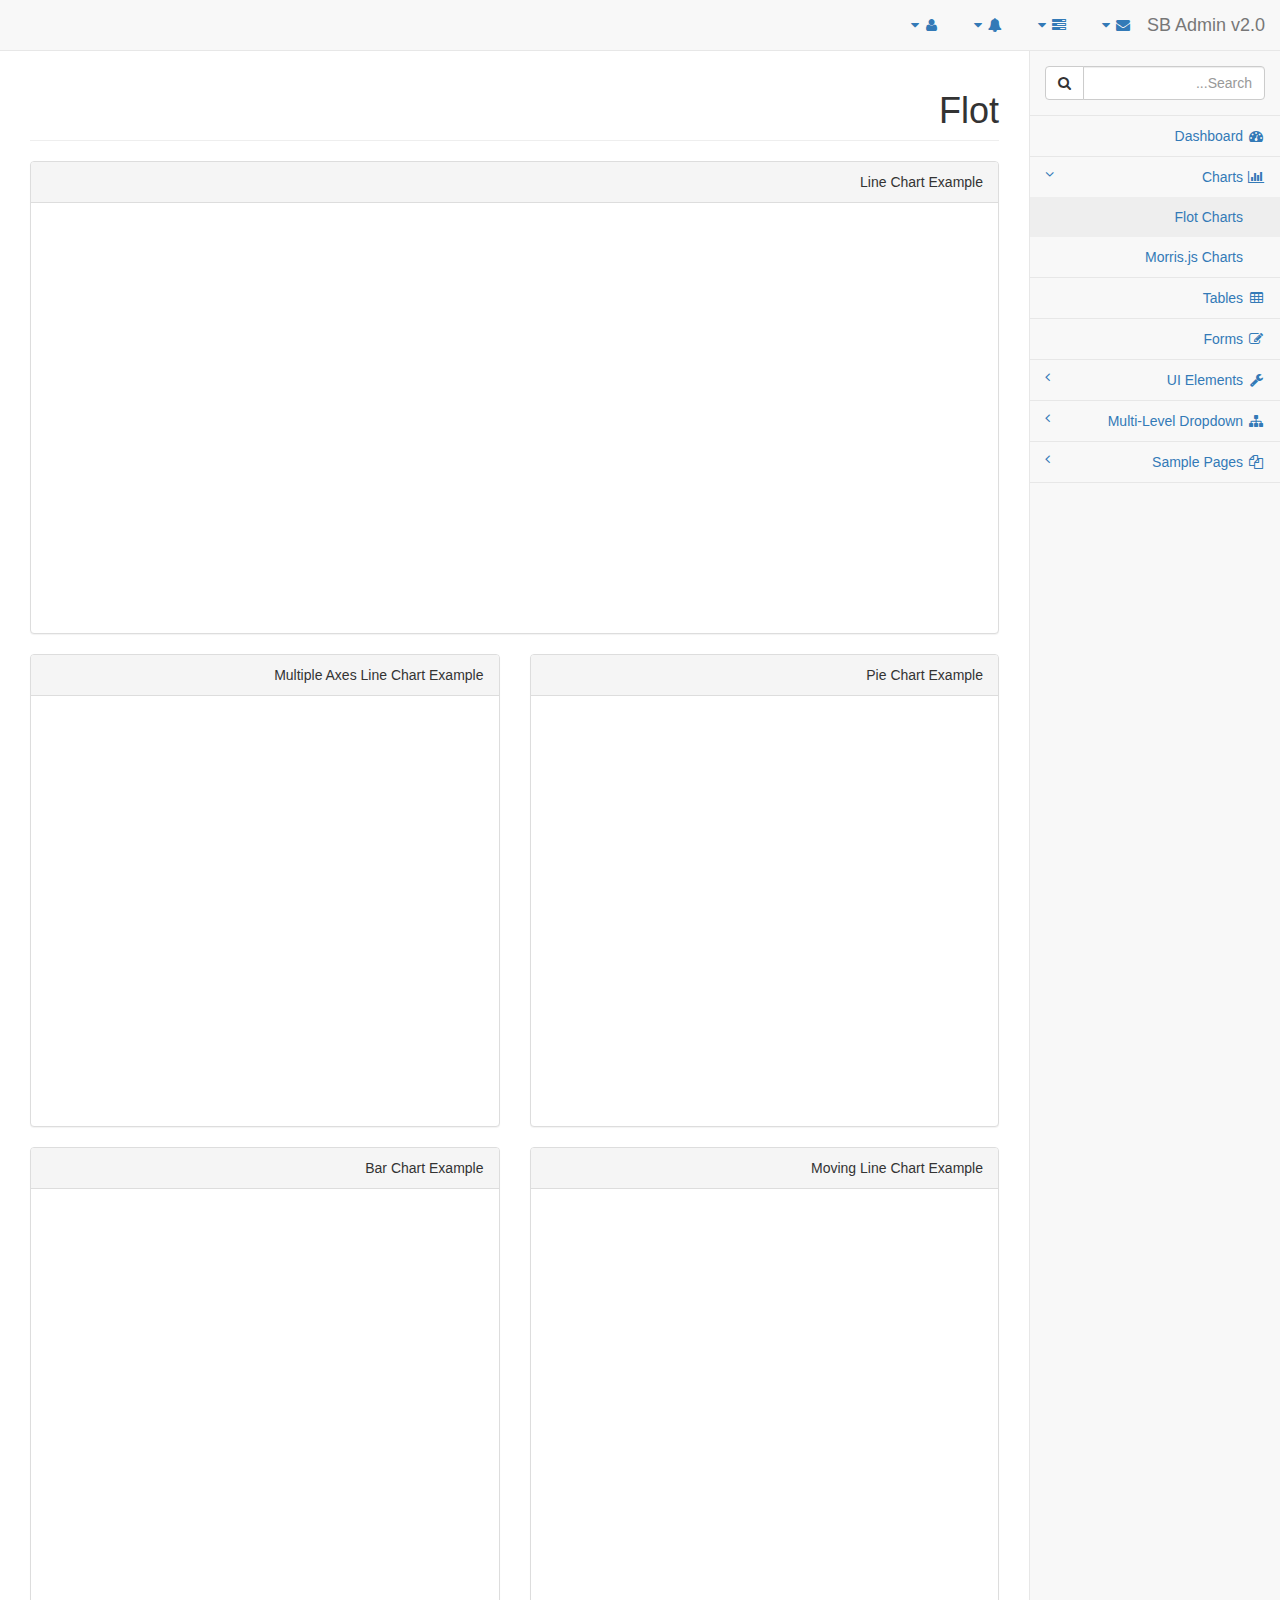
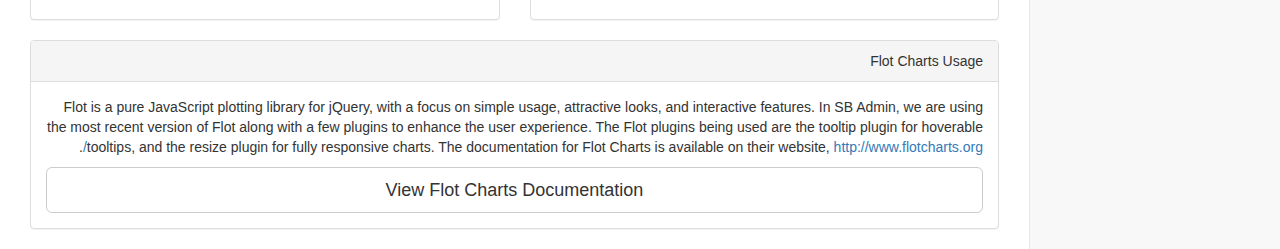
<file: emp-dash/flot.html>
<!DOCTYPE html>
<html lang="en">

<head>

    <meta charset="utf-8">
    <meta http-equiv="X-UA-Compatible" content="IE=edge">
    <meta name="viewport" content="width=device-width, initial-scale=1">
    <meta name="description" content="">
    <meta name="author" content="">

    <title>SB Admin 2 - Bootstrap Admin Theme</title>

    <!-- Bootstrap Core CSS -->
    <link href="css/rtl/bootstrap.min.css" rel="stylesheet">
    
    <!-- not use this in ltr -->
    <link href="css/rtl/bootstrap.rtl.css" rel="stylesheet">

    <!-- MetisMenu CSS -->
    <link href="css/plugins/metisMenu/metisMenu.min.css" rel="stylesheet">

    <!-- Timeline CSS -->
    <link href="css/plugins/timeline.css" rel="stylesheet">

    <!-- Custom CSS -->
    <link href="css/rtl/sb-admin-2.css" rel="stylesheet">

    <!-- Morris Charts CSS -->
    <link href="css/plugins/morris.css" rel="stylesheet">

    <!-- Custom Fonts -->
    <link href="css/font-awesome/font-awesome.min.css" rel="stylesheet" type="text/css">

    <!-- HTML5 Shim and Respond.js IE8 support of HTML5 elements and media queries -->
    <!-- WARNING: Respond.js doesn't work if you view the page via file:// -->
    <!--[if lt IE 9]>
        <script src="https://oss.maxcdn.com/libs/html5shiv/3.7.0/html5shiv.js"></script>
        <script src="https://oss.maxcdn.com/libs/respond.js/1.4.2/respond.min.js"></script>
    <![endif]-->

</head>

<body>

    <div id="wrapper">

        <!-- Navigation -->
        <nav class="navbar navbar-default navbar-static-top" role="navigation" style="margin-bottom: 0">
            <div class="navbar-header">
                <button type="button" class="navbar-toggle" data-toggle="collapse" data-target=".navbar-collapse">
                    <span class="sr-only">Toggle navigation</span>
                    <span class="icon-bar"></span>
                    <span class="icon-bar"></span>
                    <span class="icon-bar"></span>
                </button>
                <a class="navbar-brand" href="index.html">SB Admin v2.0</a>
            </div>
            <!-- /.navbar-header -->

            <ul class="nav navbar-top-links navbar-right">
                <li class="dropdown">
                    <a class="dropdown-toggle" data-toggle="dropdown" href="#">
                        <i class="fa fa-envelope fa-fw"></i> <i class="fa fa-caret-down"></i>
                    </a>
                    <ul class="dropdown-menu dropdown-messages">
                        <li>
                            <a href="#">
                                <div>
                                    <strong>John Smith</strong>
                                    <span class="pull-right text-muted">
                                        <em>Yesterday</em>
                                    </span>
                                </div>
                                <div>Lorem ipsum dolor sit amet, consectetur adipiscing elit. Pellentesque eleifend...</div>
                            </a>
                        </li>
                        <li class="divider"></li>
                        <li>
                            <a href="#">
                                <div>
                                    <strong>John Smith</strong>
                                    <span class="pull-right text-muted">
                                        <em>Yesterday</em>
                                    </span>
                                </div>
                                <div>Lorem ipsum dolor sit amet, consectetur adipiscing elit. Pellentesque eleifend...</div>
                            </a>
                        </li>
                        <li class="divider"></li>
                        <li>
                            <a href="#">
                                <div>
                                    <strong>John Smith</strong>
                                    <span class="pull-right text-muted">
                                        <em>Yesterday</em>
                                    </span>
                                </div>
                                <div>Lorem ipsum dolor sit amet, consectetur adipiscing elit. Pellentesque eleifend...</div>
                            </a>
                        </li>
                        <li class="divider"></li>
                        <li>
                            <a class="text-center" href="#">
                                <strong>Read All Messages</strong>
                                <i class="fa fa-angle-right"></i>
                            </a>
                        </li>
                    </ul>
                    <!-- /.dropdown-messages -->
                </li>
                <!-- /.dropdown -->
                <li class="dropdown">
                    <a class="dropdown-toggle" data-toggle="dropdown" href="#">
                        <i class="fa fa-tasks fa-fw"></i> <i class="fa fa-caret-down"></i>
                    </a>
                    <ul class="dropdown-menu dropdown-tasks">
                        <li>
                            <a href="#">
                                <div>
                                    <p>
                                        <strong>Task 1</strong>
                                        <span class="pull-right text-muted">40% Complete</span>
                                    </p>
                                    <div class="progress progress-striped active">
                                        <div class="progress-bar progress-bar-success" role="progressbar" aria-valuenow="40" aria-valuemin="0" aria-valuemax="100" style="width: 40%">
                                            <span class="sr-only">40% Complete (success)</span>
                                        </div>
                                    </div>
                                </div>
                            </a>
                        </li>
                        <li class="divider"></li>
                        <li>
                            <a href="#">
                                <div>
                                    <p>
                                        <strong>Task 2</strong>
                                        <span class="pull-right text-muted">20% Complete</span>
                                    </p>
                                    <div class="progress progress-striped active">
                                        <div class="progress-bar progress-bar-info" role="progressbar" aria-valuenow="20" aria-valuemin="0" aria-valuemax="100" style="width: 20%">
                                            <span class="sr-only">20% Complete</span>
                                        </div>
                                    </div>
                                </div>
                            </a>
                        </li>
                        <li class="divider"></li>
                        <li>
                            <a href="#">
                                <div>
                                    <p>
                                        <strong>Task 3</strong>
                                        <span class="pull-right text-muted">60% Complete</span>
                                    </p>
                                    <div class="progress progress-striped active">
                                        <div class="progress-bar progress-bar-warning" role="progressbar" aria-valuenow="60" aria-valuemin="0" aria-valuemax="100" style="width: 60%">
                                            <span class="sr-only">60% Complete (warning)</span>
                                        </div>
                                    </div>
                                </div>
                            </a>
                        </li>
                        <li class="divider"></li>
                        <li>
                            <a href="#">
                                <div>
                                    <p>
                                        <strong>Task 4</strong>
                                        <span class="pull-right text-muted">80% Complete</span>
                                    </p>
                                    <div class="progress progress-striped active">
                                        <div class="progress-bar progress-bar-danger" role="progressbar" aria-valuenow="80" aria-valuemin="0" aria-valuemax="100" style="width: 80%">
                                            <span class="sr-only">80% Complete (danger)</span>
                                        </div>
                                    </div>
                                </div>
                            </a>
                        </li>
                        <li class="divider"></li>
                        <li>
                            <a class="text-center" href="#">
                                <strong>See All Tasks</strong>
                                <i class="fa fa-angle-right"></i>
                            </a>
                        </li>
                    </ul>
                    <!-- /.dropdown-tasks -->
                </li>
                <!-- /.dropdown -->
                <li class="dropdown">
                    <a class="dropdown-toggle" data-toggle="dropdown" href="#">
                        <i class="fa fa-bell fa-fw"></i> <i class="fa fa-caret-down"></i>
                    </a>
                    <ul class="dropdown-menu dropdown-alerts">
                        <li>
                            <a href="#">
                                <div>
                                    <i class="fa fa-comment fa-fw"></i> New Comment
                                    <span class="pull-right text-muted small">4 minutes ago</span>
                                </div>
                            </a>
                        </li>
                        <li class="divider"></li>
                        <li>
                            <a href="#">
                                <div>
                                    <i class="fa fa-twitter fa-fw"></i> 3 New Followers
                                    <span class="pull-right text-muted small">12 minutes ago</span>
                                </div>
                            </a>
                        </li>
                        <li class="divider"></li>
                        <li>
                            <a href="#">
                                <div>
                                    <i class="fa fa-envelope fa-fw"></i> Message Sent
                                    <span class="pull-right text-muted small">4 minutes ago</span>
                                </div>
                            </a>
                        </li>
                        <li class="divider"></li>
                        <li>
                            <a href="#">
                                <div>
                                    <i class="fa fa-tasks fa-fw"></i> New Task
                                    <span class="pull-right text-muted small">4 minutes ago</span>
                                </div>
                            </a>
                        </li>
                        <li class="divider"></li>
                        <li>
                            <a href="#">
                                <div>
                                    <i class="fa fa-upload fa-fw"></i> Server Rebooted
                                    <span class="pull-right text-muted small">4 minutes ago</span>
                                </div>
                            </a>
                        </li>
                        <li class="divider"></li>
                        <li>
                            <a class="text-center" href="#">
                                <strong>See All Alerts</strong>
                                <i class="fa fa-angle-right"></i>
                            </a>
                        </li>
                    </ul>
                    <!-- /.dropdown-alerts -->
                </li>
                <!-- /.dropdown -->
                <li class="dropdown">
                    <a class="dropdown-toggle" data-toggle="dropdown" href="#">
                        <i class="fa fa-user fa-fw"></i> <i class="fa fa-caret-down"></i>
                    </a>
                    <ul class="dropdown-menu dropdown-user">
                        <li><a href="#"><i class="fa fa-user fa-fw"></i> User Profile</a>
                        </li>
                        <li><a href="#"><i class="fa fa-gear fa-fw"></i> Settings</a>
                        </li>
                        <li class="divider"></li>
                        <li><a href="login.html"><i class="fa fa-sign-out fa-fw"></i> Logout</a>
                        </li>
                    </ul>
                    <!-- /.dropdown-user -->
                </li>
                <!-- /.dropdown -->
            </ul>
            <!-- /.navbar-top-links -->

            <div class="navbar-default sidebar" role="navigation">
                <div class="sidebar-nav navbar-collapse">
                    <ul class="nav" id="side-menu">
                        <li class="sidebar-search">
                            <div class="input-group custom-search-form">
                                <input type="text" class="form-control" placeholder="Search...">
                                <span class="input-group-btn">
                                <button class="btn btn-default" type="button">
                                    <i class="fa fa-search"></i>
                                </button>
                            </span>
                            </div>
                            <!-- /input-group -->
                        </li>
                        <li>
                            <a href="index.html"><i class="fa fa-dashboard fa-fw"></i> Dashboard</a>
                        </li>
                        <li class="active">
                            <a href="#"><i class="fa fa-bar-chart-o fa-fw"></i> Charts<span class="fa arrow"></span></a>
                            <ul class="nav nav-second-level">
                                <li>
                                    <a class="active" href="flot.html">Flot Charts</a>
                                </li>
                                <li>
                                    <a href="morris.html">Morris.js Charts</a>
                                </li>
                            </ul>
                            <!-- /.nav-second-level -->
                        </li>
                        <li>
                            <a href="tables.html"><i class="fa fa-table fa-fw"></i> Tables</a>
                        </li>
                        <li>
                            <a href="forms.html"><i class="fa fa-edit fa-fw"></i> Forms</a>
                        </li>
                        <li>
                            <a href="#"><i class="fa fa-wrench fa-fw"></i> UI Elements<span class="fa arrow"></span></a>
                            <ul class="nav nav-second-level">
                                <li>
                                    <a href="panels-wells.html">Panels and Wells</a>
                                </li>
                                <li>
                                    <a href="buttons.html">Buttons</a>
                                </li>
                                <li>
                                    <a href="notifications.html">Notifications</a>
                                </li>
                                <li>
                                    <a href="typography.html">Typography</a>
                                </li>
                                <li>
                                    <a href="grid.html">Grid</a>
                                </li>
                            </ul>
                            <!-- /.nav-second-level -->
                        </li>
                        <li>
                            <a href="#"><i class="fa fa-sitemap fa-fw"></i> Multi-Level Dropdown<span class="fa arrow"></span></a>
                            <ul class="nav nav-second-level">
                                <li>
                                    <a href="#">Second Level Item</a>
                                </li>
                                <li>
                                    <a href="#">Second Level Item</a>
                                </li>
                                <li>
                                    <a href="#">Third Level <span class="fa arrow"></span></a>
                                    <ul class="nav nav-third-level">
                                        <li>
                                            <a href="#">Third Level Item</a>
                                        </li>
                                        <li>
                                            <a href="#">Third Level Item</a>
                                        </li>
                                        <li>
                                            <a href="#">Third Level Item</a>
                                        </li>
                                        <li>
                                            <a href="#">Third Level Item</a>
                                        </li>
                                    </ul>
                                    <!-- /.nav-third-level -->
                                </li>
                            </ul>
                            <!-- /.nav-second-level -->
                        </li>
                        <li>
                            <a href="#"><i class="fa fa-files-o fa-fw"></i> Sample Pages<span class="fa arrow"></span></a>
                            <ul class="nav nav-second-level">
                                <li>
                                    <a href="blank.html">Blank Page</a>
                                </li>
                                <li>
                                    <a href="login.html">Login Page</a>
                                </li>
                            </ul>
                            <!-- /.nav-second-level -->
                        </li>
                    </ul>
                </div>
                <!-- /.sidebar-collapse -->
            </div>
            <!-- /.navbar-static-side -->
        </nav>

        <div id="page-wrapper">
            <div class="row">
                <div class="col-lg-12">
                    <h1 class="page-header">Flot</h1>
                </div>
                <!-- /.col-lg-12 -->
            </div>
            <!-- /.row -->
            <div class="row">
                <div class="col-lg-12">
                    <div class="panel panel-default">
                        <div class="panel-heading">
                            Line Chart Example
                        </div>
                        <!-- /.panel-heading -->
                        <div class="panel-body">
                            <div class="flot-chart">
                                <div class="flot-chart-content" id="flot-line-chart"></div>
                            </div>
                        </div>
                        <!-- /.panel-body -->
                    </div>
                    <!-- /.panel -->
                </div>
                <!-- /.col-lg-12 -->
                <div class="col-lg-6">
                    <div class="panel panel-default">
                        <div class="panel-heading">
                            Pie Chart Example
                        </div>
                        <!-- /.panel-heading -->
                        <div class="panel-body">
                            <div class="flot-chart">
                                <div class="flot-chart-content" id="flot-pie-chart"></div>
                            </div>
                        </div>
                        <!-- /.panel-body -->
                    </div>
                    <!-- /.panel -->
                </div>
                <!-- /.col-lg-6 -->
                <div class="col-lg-6">
                    <div class="panel panel-default">
                        <div class="panel-heading">
                            Multiple Axes Line Chart Example
                        </div>
                        <!-- /.panel-heading -->
                        <div class="panel-body">
                            <div class="flot-chart">
                                <div class="flot-chart-content" id="flot-line-chart-multi"></div>
                            </div>
                        </div>
                        <!-- /.panel-body -->
                    </div>
                    <!-- /.panel -->
                </div>
                <!-- /.col-lg-6 -->
                <div class="col-lg-6">
                    <div class="panel panel-default">
                        <div class="panel-heading">
                            Moving Line Chart Example
                        </div>
                        <!-- /.panel-heading -->
                        <div class="panel-body">
                            <div class="flot-chart">
                                <div class="flot-chart-content" id="flot-line-chart-moving"></div>
                            </div>
                        </div>
                        <!-- /.panel-body -->
                    </div>
                    <!-- /.panel -->
                </div>
                <!-- /.col-lg-6 -->
                <div class="col-lg-6">
                    <div class="panel panel-default">
                        <div class="panel-heading">
                            Bar Chart Example
                        </div>
                        <!-- /.panel-heading -->
                        <div class="panel-body">
                            <div class="flot-chart">
                                <div class="flot-chart-content" id="flot-bar-chart"></div>
                            </div>
                        </div>
                        <!-- /.panel-body -->
                    </div>
                    <!-- /.panel -->
                </div>
                <!-- /.col-lg-6 -->
                <div class="col-lg-12">
                    <div class="panel panel-default">
                        <div class="panel-heading">
                            Flot Charts Usage
                        </div>
                        <!-- /.panel-heading -->
                        <div class="panel-body">
                            <p>Flot is a pure JavaScript plotting library for jQuery, with a focus on simple usage, attractive looks, and interactive features. In SB Admin, we are using the most recent version of Flot along with a few plugins to enhance
                                the user experience. The Flot plugins being used are the tooltip plugin for hoverable tooltips, and the resize plugin for fully responsive charts. The documentation for Flot Charts is available on their website, <a target="_blank"
                                    href="http://www.flotcharts.org/">http://www.flotcharts.org/</a>.</p>
                            <a target="_blank" class="btn btn-default btn-lg btn-block" href="http://www.flotcharts.org/">View Flot Charts Documentation</a>
                        </div>
                        <!-- /.panel-body -->
                    </div>
                    <!-- /.panel -->
                </div>
                <!-- /.col-lg-6 -->
            </div>
            <!-- /.row -->
        </div>
        <!-- /#page-wrapper -->

    </div>
    <!-- /#wrapper -->

    <!-- jQuery Version 1.11.0 -->
    <script src="js/jquery-1.11.0.js"></script>

    <!-- Bootstrap Core JavaScript -->
    <script src="js/bootstrap.min.js"></script>

    <!-- Metis Menu Plugin JavaScript -->
    <script src="js/metisMenu/metisMenu.min.js"></script>

    <!-- Flot Charts JavaScript -->
    <script src="js/flot/excanvas.min.js"></script>
    <script src="js/flot/jquery.flot.js"></script>
    <script src="js/flot/jquery.flot.pie.js"></script>
    <script src="js/flot/jquery.flot.resize.js"></script>
    <script src="js/flot/jquery.flot.tooltip.min.js"></script>

    <!-- Custom Theme JavaScript -->
    <script src="js/sb-admin-2.js"></script>

</body>

</html>
</file>
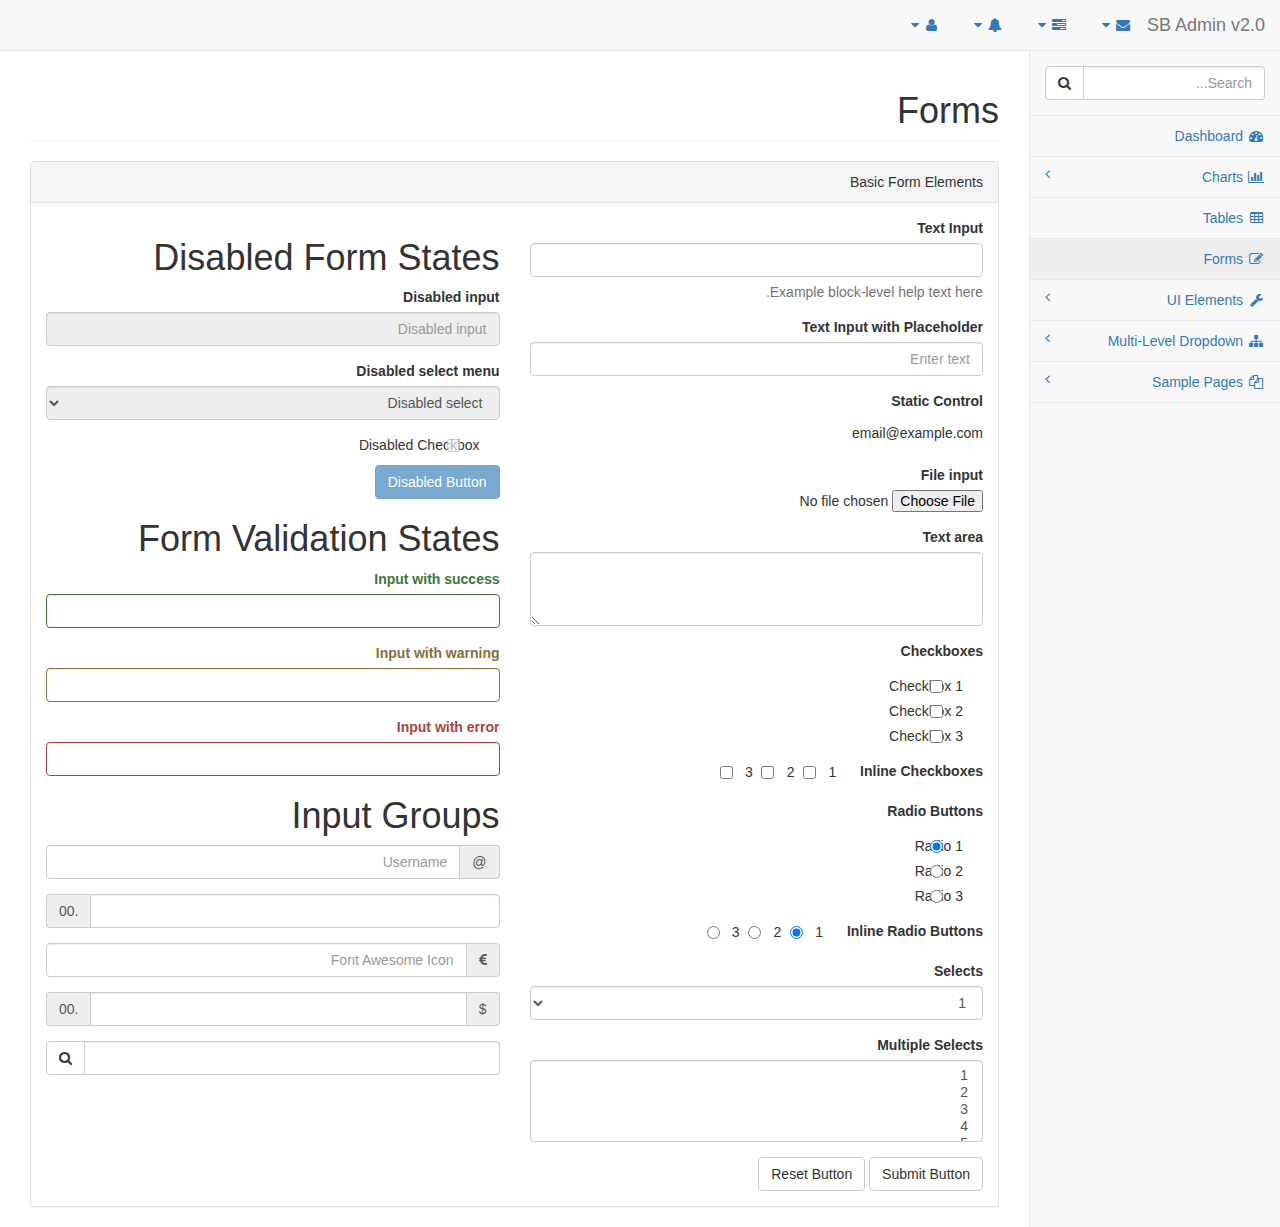
<file: emp-dash/forms.html>
<!DOCTYPE html>
<html lang="en">

<head>

    <meta charset="utf-8">
    <meta http-equiv="X-UA-Compatible" content="IE=edge">
    <meta name="viewport" content="width=device-width, initial-scale=1">
    <meta name="description" content="">
    <meta name="author" content="">

    <title>SB Admin 2 - Bootstrap Admin Theme</title>

    <!-- Bootstrap Core CSS -->
    <link href="css/rtl/bootstrap.min.css" rel="stylesheet">
    
    <!-- not use this in ltr -->
    <link href="css/rtl/bootstrap.rtl.css" rel="stylesheet">

    <!-- MetisMenu CSS -->
    <link href="css/plugins/metisMenu/metisMenu.min.css" rel="stylesheet">

    <!-- Custom CSS -->
    <link href="css/rtl/sb-admin-2.css" rel="stylesheet">

    <!-- Custom Fonts -->
    <link href="css/font-awesome/font-awesome.min.css" rel="stylesheet" type="text/css">

    <!-- HTML5 Shim and Respond.js IE8 support of HTML5 elements and media queries -->
    <!-- WARNING: Respond.js doesn't work if you view the page via file:// -->
    <!--[if lt IE 9]>
        <script src="https://oss.maxcdn.com/libs/html5shiv/3.7.0/html5shiv.js"></script>
        <script src="https://oss.maxcdn.com/libs/respond.js/1.4.2/respond.min.js"></script>
    <![endif]-->

</head>

<body>

    <div id="wrapper">

        <!-- Navigation -->
        <nav class="navbar navbar-default navbar-static-top" role="navigation" style="margin-bottom: 0">
            <div class="navbar-header">
                <button type="button" class="navbar-toggle" data-toggle="collapse" data-target=".navbar-collapse">
                    <span class="sr-only">Toggle navigation</span>
                    <span class="icon-bar"></span>
                    <span class="icon-bar"></span>
                    <span class="icon-bar"></span>
                </button>
                <a class="navbar-brand" href="index.html">SB Admin v2.0</a>
            </div>
            <!-- /.navbar-header -->

            <ul class="nav navbar-top-links navbar-right">
                <li class="dropdown">
                    <a class="dropdown-toggle" data-toggle="dropdown" href="#">
                        <i class="fa fa-envelope fa-fw"></i> <i class="fa fa-caret-down"></i>
                    </a>
                    <ul class="dropdown-menu dropdown-messages">
                        <li>
                            <a href="#">
                                <div>
                                    <strong>John Smith</strong>
                                    <span class="pull-right text-muted">
                                        <em>Yesterday</em>
                                    </span>
                                </div>
                                <div>Lorem ipsum dolor sit amet, consectetur adipiscing elit. Pellentesque eleifend...</div>
                            </a>
                        </li>
                        <li class="divider"></li>
                        <li>
                            <a href="#">
                                <div>
                                    <strong>John Smith</strong>
                                    <span class="pull-right text-muted">
                                        <em>Yesterday</em>
                                    </span>
                                </div>
                                <div>Lorem ipsum dolor sit amet, consectetur adipiscing elit. Pellentesque eleifend...</div>
                            </a>
                        </li>
                        <li class="divider"></li>
                        <li>
                            <a href="#">
                                <div>
                                    <strong>John Smith</strong>
                                    <span class="pull-right text-muted">
                                        <em>Yesterday</em>
                                    </span>
                                </div>
                                <div>Lorem ipsum dolor sit amet, consectetur adipiscing elit. Pellentesque eleifend...</div>
                            </a>
                        </li>
                        <li class="divider"></li>
                        <li>
                            <a class="text-center" href="#">
                                <strong>Read All Messages</strong>
                                <i class="fa fa-angle-right"></i>
                            </a>
                        </li>
                    </ul>
                    <!-- /.dropdown-messages -->
                </li>
                <!-- /.dropdown -->
                <li class="dropdown">
                    <a class="dropdown-toggle" data-toggle="dropdown" href="#">
                        <i class="fa fa-tasks fa-fw"></i> <i class="fa fa-caret-down"></i>
                    </a>
                    <ul class="dropdown-menu dropdown-tasks">
                        <li>
                            <a href="#">
                                <div>
                                    <p>
                                        <strong>Task 1</strong>
                                        <span class="pull-right text-muted">40% Complete</span>
                                    </p>
                                    <div class="progress progress-striped active">
                                        <div class="progress-bar progress-bar-success" role="progressbar" aria-valuenow="40" aria-valuemin="0" aria-valuemax="100" style="width: 40%">
                                            <span class="sr-only">40% Complete (success)</span>
                                        </div>
                                    </div>
                                </div>
                            </a>
                        </li>
                        <li class="divider"></li>
                        <li>
                            <a href="#">
                                <div>
                                    <p>
                                        <strong>Task 2</strong>
                                        <span class="pull-right text-muted">20% Complete</span>
                                    </p>
                                    <div class="progress progress-striped active">
                                        <div class="progress-bar progress-bar-info" role="progressbar" aria-valuenow="20" aria-valuemin="0" aria-valuemax="100" style="width: 20%">
                                            <span class="sr-only">20% Complete</span>
                                        </div>
                                    </div>
                                </div>
                            </a>
                        </li>
                        <li class="divider"></li>
                        <li>
                            <a href="#">
                                <div>
                                    <p>
                                        <strong>Task 3</strong>
                                        <span class="pull-right text-muted">60% Complete</span>
                                    </p>
                                    <div class="progress progress-striped active">
                                        <div class="progress-bar progress-bar-warning" role="progressbar" aria-valuenow="60" aria-valuemin="0" aria-valuemax="100" style="width: 60%">
                                            <span class="sr-only">60% Complete (warning)</span>
                                        </div>
                                    </div>
                                </div>
                            </a>
                        </li>
                        <li class="divider"></li>
                        <li>
                            <a href="#">
                                <div>
                                    <p>
                                        <strong>Task 4</strong>
                                        <span class="pull-right text-muted">80% Complete</span>
                                    </p>
                                    <div class="progress progress-striped active">
                                        <div class="progress-bar progress-bar-danger" role="progressbar" aria-valuenow="80" aria-valuemin="0" aria-valuemax="100" style="width: 80%">
                                            <span class="sr-only">80% Complete (danger)</span>
                                        </div>
                                    </div>
                                </div>
                            </a>
                        </li>
                        <li class="divider"></li>
                        <li>
                            <a class="text-center" href="#">
                                <strong>See All Tasks</strong>
                                <i class="fa fa-angle-right"></i>
                            </a>
                        </li>
                    </ul>
                    <!-- /.dropdown-tasks -->
                </li>
                <!-- /.dropdown -->
                <li class="dropdown">
                    <a class="dropdown-toggle" data-toggle="dropdown" href="#">
                        <i class="fa fa-bell fa-fw"></i> <i class="fa fa-caret-down"></i>
                    </a>
                    <ul class="dropdown-menu dropdown-alerts">
                        <li>
                            <a href="#">
                                <div>
                                    <i class="fa fa-comment fa-fw"></i> New Comment
                                    <span class="pull-right text-muted small">4 minutes ago</span>
                                </div>
                            </a>
                        </li>
                        <li class="divider"></li>
                        <li>
                            <a href="#">
                                <div>
                                    <i class="fa fa-twitter fa-fw"></i> 3 New Followers
                                    <span class="pull-right text-muted small">12 minutes ago</span>
                                </div>
                            </a>
                        </li>
                        <li class="divider"></li>
                        <li>
                            <a href="#">
                                <div>
                                    <i class="fa fa-envelope fa-fw"></i> Message Sent
                                    <span class="pull-right text-muted small">4 minutes ago</span>
                                </div>
                            </a>
                        </li>
                        <li class="divider"></li>
                        <li>
                            <a href="#">
                                <div>
                                    <i class="fa fa-tasks fa-fw"></i> New Task
                                    <span class="pull-right text-muted small">4 minutes ago</span>
                                </div>
                            </a>
                        </li>
                        <li class="divider"></li>
                        <li>
                            <a href="#">
                                <div>
                                    <i class="fa fa-upload fa-fw"></i> Server Rebooted
                                    <span class="pull-right text-muted small">4 minutes ago</span>
                                </div>
                            </a>
                        </li>
                        <li class="divider"></li>
                        <li>
                            <a class="text-center" href="#">
                                <strong>See All Alerts</strong>
                                <i class="fa fa-angle-right"></i>
                            </a>
                        </li>
                    </ul>
                    <!-- /.dropdown-alerts -->
                </li>
                <!-- /.dropdown -->
                <li class="dropdown">
                    <a class="dropdown-toggle" data-toggle="dropdown" href="#">
                        <i class="fa fa-user fa-fw"></i> <i class="fa fa-caret-down"></i>
                    </a>
                    <ul class="dropdown-menu dropdown-user">
                        <li><a href="#"><i class="fa fa-user fa-fw"></i> User Profile</a>
                        </li>
                        <li><a href="#"><i class="fa fa-gear fa-fw"></i> Settings</a>
                        </li>
                        <li class="divider"></li>
                        <li><a href="login.html"><i class="fa fa-sign-out fa-fw"></i> Logout</a>
                        </li>
                    </ul>
                    <!-- /.dropdown-user -->
                </li>
                <!-- /.dropdown -->
            </ul>
            <!-- /.navbar-top-links -->

            <div class="navbar-default sidebar" role="navigation">
                <div class="sidebar-nav navbar-collapse">
                    <ul class="nav" id="side-menu">
                        <li class="sidebar-search">
                            <div class="input-group custom-search-form">
                                <input type="text" class="form-control" placeholder="Search...">
                                <span class="input-group-btn">
                                <button class="btn btn-default" type="button">
                                    <i class="fa fa-search"></i>
                                </button>
                            </span>
                            </div>
                            <!-- /input-group -->
                        </li>
                        <li>
                            <a href="index.html"><i class="fa fa-dashboard fa-fw"></i> Dashboard</a>
                        </li>
                        <li>
                            <a href="#"><i class="fa fa-bar-chart-o fa-fw"></i> Charts<span class="fa arrow"></span></a>
                            <ul class="nav nav-second-level">
                                <li>
                                    <a href="flot.html">Flot Charts</a>
                                </li>
                                <li>
                                    <a href="morris.html">Morris.js Charts</a>
                                </li>
                            </ul>
                            <!-- /.nav-second-level -->
                        </li>
                        <li>
                            <a href="tables.html"><i class="fa fa-table fa-fw"></i> Tables</a>
                        </li>
                        <li>
                            <a class="active" href="forms.html"><i class="fa fa-edit fa-fw"></i> Forms</a>
                        </li>
                        <li>
                            <a href="#"><i class="fa fa-wrench fa-fw"></i> UI Elements<span class="fa arrow"></span></a>
                            <ul class="nav nav-second-level">
                                <li>
                                    <a href="panels-wells.html">Panels and Wells</a>
                                </li>
                                <li>
                                    <a href="buttons.html">Buttons</a>
                                </li>
                                <li>
                                    <a href="notifications.html">Notifications</a>
                                </li>
                                <li>
                                    <a href="typography.html">Typography</a>
                                </li>
                                <li>
                                    <a href="grid.html">Grid</a>
                                </li>
                            </ul>
                            <!-- /.nav-second-level -->
                        </li>
                        <li>
                            <a href="#"><i class="fa fa-sitemap fa-fw"></i> Multi-Level Dropdown<span class="fa arrow"></span></a>
                            <ul class="nav nav-second-level">
                                <li>
                                    <a href="#">Second Level Item</a>
                                </li>
                                <li>
                                    <a href="#">Second Level Item</a>
                                </li>
                                <li>
                                    <a href="#">Third Level <span class="fa arrow"></span></a>
                                    <ul class="nav nav-third-level">
                                        <li>
                                            <a href="#">Third Level Item</a>
                                        </li>
                                        <li>
                                            <a href="#">Third Level Item</a>
                                        </li>
                                        <li>
                                            <a href="#">Third Level Item</a>
                                        </li>
                                        <li>
                                            <a href="#">Third Level Item</a>
                                        </li>
                                    </ul>
                                    <!-- /.nav-third-level -->
                                </li>
                            </ul>
                            <!-- /.nav-second-level -->
                        </li>
                        <li>
                            <a href="#"><i class="fa fa-files-o fa-fw"></i> Sample Pages<span class="fa arrow"></span></a>
                            <ul class="nav nav-second-level">
                                <li>
                                    <a href="blank.html">Blank Page</a>
                                </li>
                                <li>
                                    <a href="login.html">Login Page</a>
                                </li>
                            </ul>
                            <!-- /.nav-second-level -->
                        </li>
                    </ul>
                </div>
                <!-- /.sidebar-collapse -->
            </div>
            <!-- /.navbar-static-side -->
        </nav>

        <div id="page-wrapper">
            <div class="row">
                <div class="col-lg-12">
                    <h1 class="page-header">Forms</h1>
                </div>
                <!-- /.col-lg-12 -->
            </div>
            <!-- /.row -->
            <div class="row">
                <div class="col-lg-12">
                    <div class="panel panel-default">
                        <div class="panel-heading">
                            Basic Form Elements
                        </div>
                        <div class="panel-body">
                            <div class="row">
                                <div class="col-lg-6">
                                    <form role="form">
                                        <div class="form-group">
                                            <label>Text Input</label>
                                            <input class="form-control">
                                            <p class="help-block">Example block-level help text here.</p>
                                        </div>
                                        <div class="form-group">
                                            <label>Text Input with Placeholder</label>
                                            <input class="form-control" placeholder="Enter text">
                                        </div>
                                        <div class="form-group">
                                            <label>Static Control</label>
                                            <p class="form-control-static">email@example.com</p>
                                        </div>
                                        <div class="form-group">
                                            <label>File input</label>
                                            <input type="file">
                                        </div>
                                        <div class="form-group">
                                            <label>Text area</label>
                                            <textarea class="form-control" rows="3"></textarea>
                                        </div>
                                        <div class="form-group">
                                            <label>Checkboxes</label>
                                            <div class="checkbox">
                                                <label>
                                                    <input type="checkbox" value="">Checkbox 1
                                                </label>
                                            </div>
                                            <div class="checkbox">
                                                <label>
                                                    <input type="checkbox" value="">Checkbox 2
                                                </label>
                                            </div>
                                            <div class="checkbox">
                                                <label>
                                                    <input type="checkbox" value="">Checkbox 3
                                                </label>
                                            </div>
                                        </div>
                                        <div class="form-group">
                                            <label>Inline Checkboxes</label>
                                            <label class="checkbox-inline">
                                                <input type="checkbox">1
                                            </label>
                                            <label class="checkbox-inline">
                                                <input type="checkbox">2
                                            </label>
                                            <label class="checkbox-inline">
                                                <input type="checkbox">3
                                            </label>
                                        </div>
                                        <div class="form-group">
                                            <label>Radio Buttons</label>
                                            <div class="radio">
                                                <label>
                                                    <input type="radio" name="optionsRadios" id="optionsRadios1" value="option1" checked>Radio 1
                                                </label>
                                            </div>
                                            <div class="radio">
                                                <label>
                                                    <input type="radio" name="optionsRadios" id="optionsRadios2" value="option2">Radio 2
                                                </label>
                                            </div>
                                            <div class="radio">
                                                <label>
                                                    <input type="radio" name="optionsRadios" id="optionsRadios3" value="option3">Radio 3
                                                </label>
                                            </div>
                                        </div>
                                        <div class="form-group">
                                            <label>Inline Radio Buttons</label>
                                            <label class="radio-inline">
                                                <input type="radio" name="optionsRadiosInline" id="optionsRadiosInline1" value="option1" checked>1
                                            </label>
                                            <label class="radio-inline">
                                                <input type="radio" name="optionsRadiosInline" id="optionsRadiosInline2" value="option2">2
                                            </label>
                                            <label class="radio-inline">
                                                <input type="radio" name="optionsRadiosInline" id="optionsRadiosInline3" value="option3">3
                                            </label>
                                        </div>
                                        <div class="form-group">
                                            <label>Selects</label>
                                            <select class="form-control">
                                                <option>1</option>
                                                <option>2</option>
                                                <option>3</option>
                                                <option>4</option>
                                                <option>5</option>
                                            </select>
                                        </div>
                                        <div class="form-group">
                                            <label>Multiple Selects</label>
                                            <select multiple class="form-control">
                                                <option>1</option>
                                                <option>2</option>
                                                <option>3</option>
                                                <option>4</option>
                                                <option>5</option>
                                            </select>
                                        </div>
                                        <button type="submit" class="btn btn-default">Submit Button</button>
                                        <button type="reset" class="btn btn-default">Reset Button</button>
                                    </form>
                                </div>
                                <!-- /.col-lg-6 (nested) -->
                                <div class="col-lg-6">
                                    <h1>Disabled Form States</h1>
                                    <form role="form">
                                        <fieldset disabled>
                                            <div class="form-group">
                                                <label for="disabledSelect">Disabled input</label>
                                                <input class="form-control" id="disabledInput" type="text" placeholder="Disabled input" disabled>
                                            </div>
                                            <div class="form-group">
                                                <label for="disabledSelect">Disabled select menu</label>
                                                <select id="disabledSelect" class="form-control">
                                                    <option>Disabled select</option>
                                                </select>
                                            </div>
                                            <div class="checkbox">
                                                <label>
                                                    <input type="checkbox">Disabled Checkbox
                                                </label>
                                            </div>
                                            <button type="submit" class="btn btn-primary">Disabled Button</button>
                                        </fieldset>
                                    </form>
                                    <h1>Form Validation States</h1>
                                    <form role="form">
                                        <div class="form-group has-success">
                                            <label class="control-label" for="inputSuccess">Input with success</label>
                                            <input type="text" class="form-control" id="inputSuccess">
                                        </div>
                                        <div class="form-group has-warning">
                                            <label class="control-label" for="inputWarning">Input with warning</label>
                                            <input type="text" class="form-control" id="inputWarning">
                                        </div>
                                        <div class="form-group has-error">
                                            <label class="control-label" for="inputError">Input with error</label>
                                            <input type="text" class="form-control" id="inputError">
                                        </div>
                                    </form>
                                    <h1>Input Groups</h1>
                                    <form role="form">
                                        <div class="form-group input-group">
                                            <span class="input-group-addon">@</span>
                                            <input type="text" class="form-control" placeholder="Username">
                                        </div>
                                        <div class="form-group input-group">
                                            <input type="text" class="form-control">
                                            <span class="input-group-addon">.00</span>
                                        </div>
                                        <div class="form-group input-group">
                                            <span class="input-group-addon"><i class="fa fa-eur"></i>
                                            </span>
                                            <input type="text" class="form-control" placeholder="Font Awesome Icon">
                                        </div>
                                        <div class="form-group input-group">
                                            <span class="input-group-addon">$</span>
                                            <input type="text" class="form-control">
                                            <span class="input-group-addon">.00</span>
                                        </div>
                                        <div class="form-group input-group">
                                            <input type="text" class="form-control">
                                            <span class="input-group-btn">
                                                <button class="btn btn-default" type="button"><i class="fa fa-search"></i>
                                                </button>
                                            </span>
                                        </div>
                                    </form>
                                </div>
                                <!-- /.col-lg-6 (nested) -->
                            </div>
                            <!-- /.row (nested) -->
                        </div>
                        <!-- /.panel-body -->
                    </div>
                    <!-- /.panel -->
                </div>
                <!-- /.col-lg-12 -->
            </div>
            <!-- /.row -->
        </div>
        <!-- /#page-wrapper -->

    </div>
    <!-- /#wrapper -->

    <!-- jQuery Version 1.11.0 -->
    <script src="js/jquery-1.11.0.js"></script>

    <!-- Bootstrap Core JavaScript -->
    <script src="js/bootstrap.min.js"></script>

    <!-- Metis Menu Plugin JavaScript -->
    <script src="js/metisMenu/metisMenu.min.js"></script>

    <!-- Custom Theme JavaScript -->
    <script src="js/sb-admin-2.js"></script>

</body>

</html>
</file>
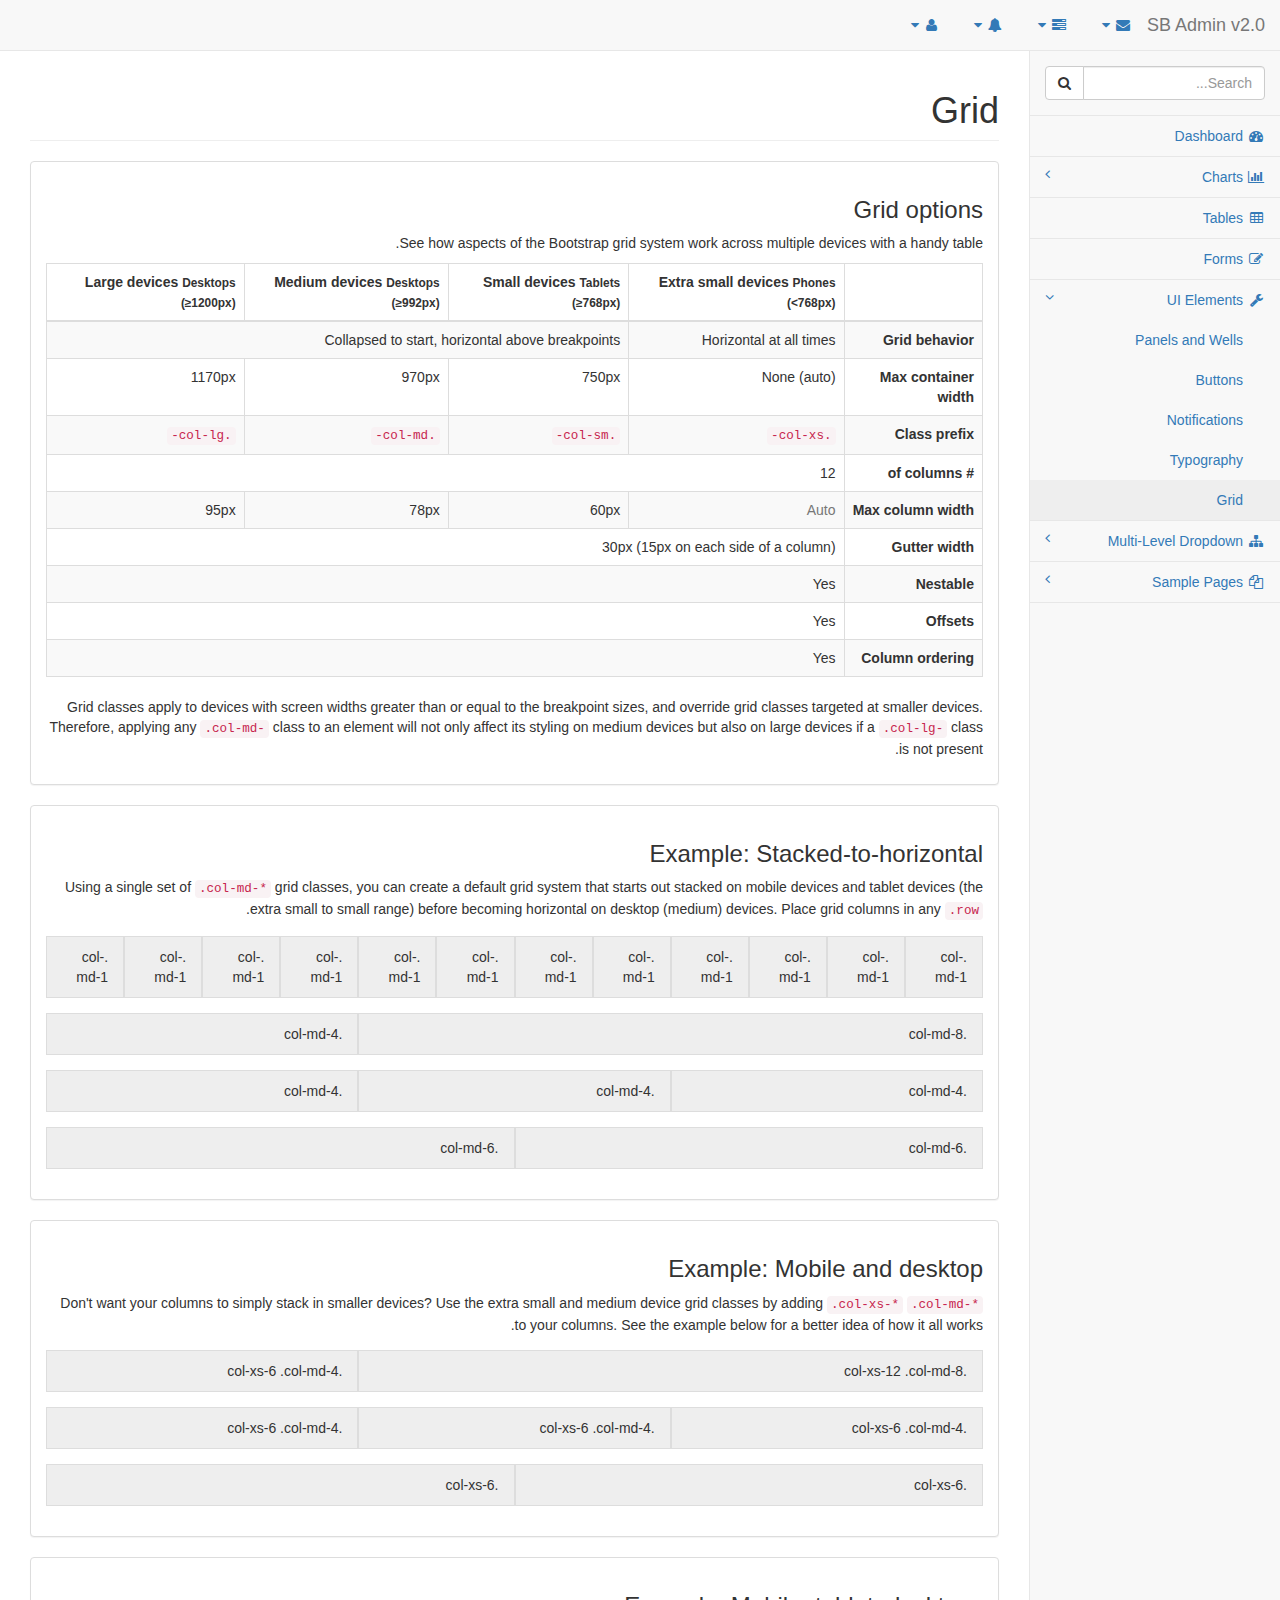
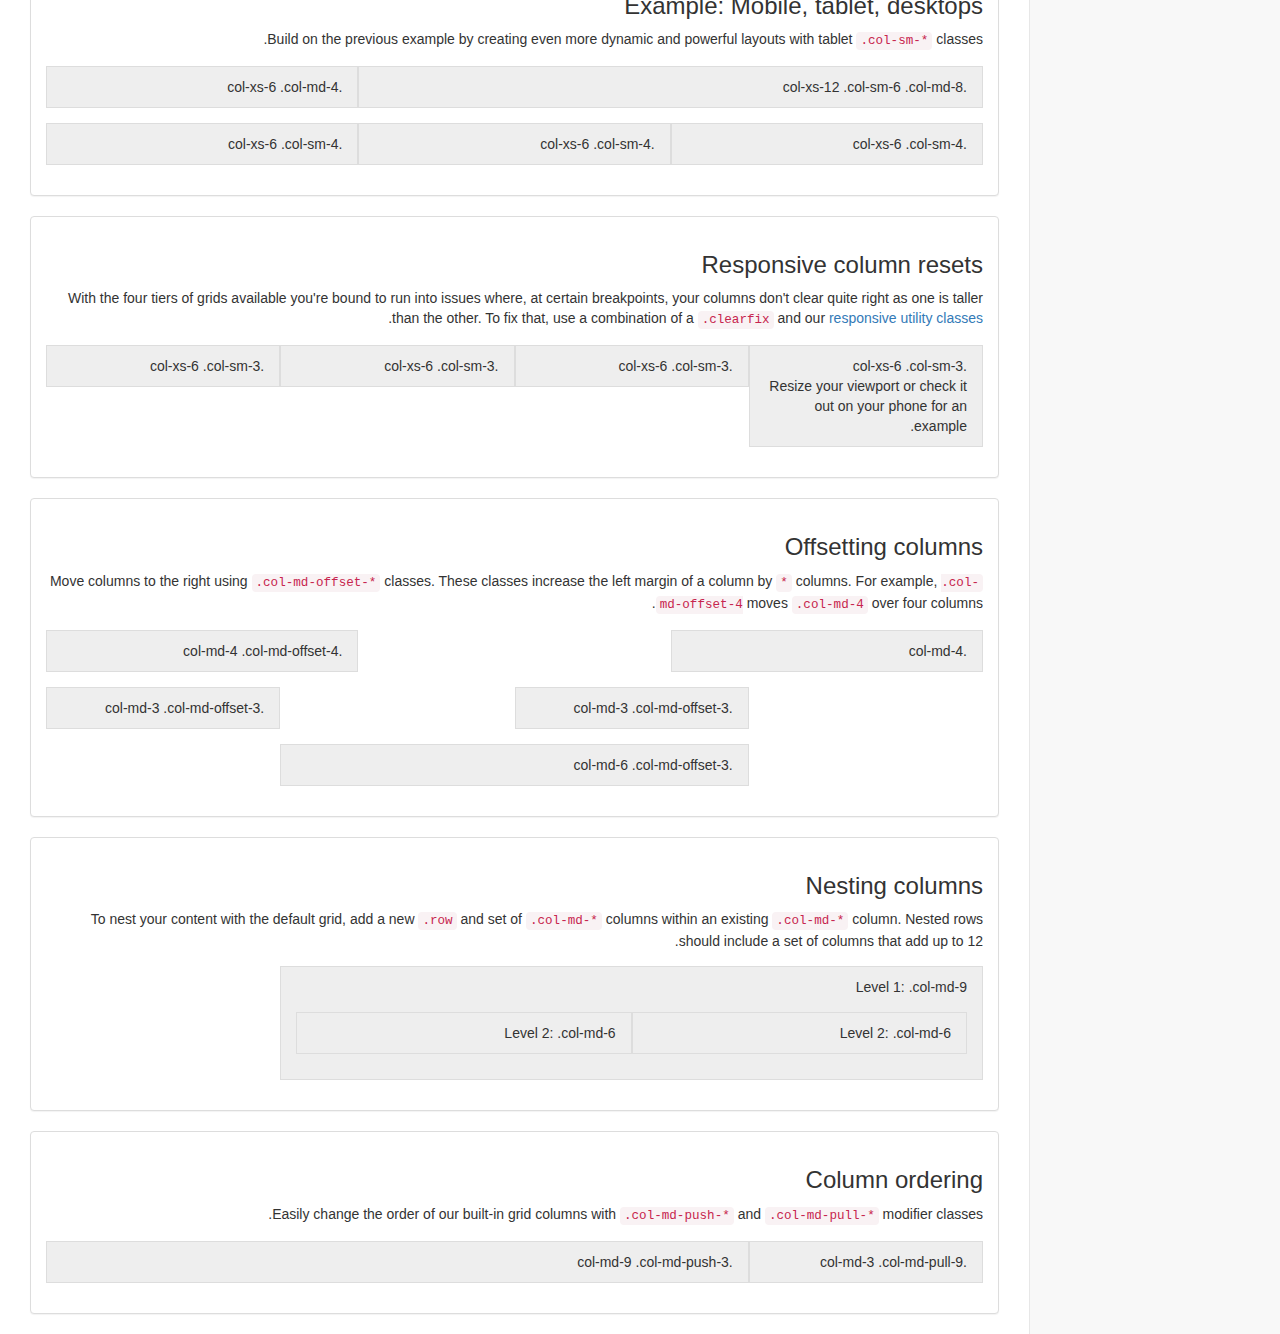
<file: emp-dash/grid.html>
<!DOCTYPE html>
<html lang="en">

<head>

    <meta charset="utf-8">
    <meta http-equiv="X-UA-Compatible" content="IE=edge">
    <meta name="viewport" content="width=device-width, initial-scale=1">
    <meta name="description" content="">
    <meta name="author" content="">

    <title>SB Admin 2 - Bootstrap Admin Theme</title>

    <!-- Bootstrap Core CSS -->
    <link href="css/rtl/bootstrap.min.css" rel="stylesheet">
    
    <!-- not use this in ltr -->
    <link href="css/rtl/bootstrap.rtl.css" rel="stylesheet">

    <!-- MetisMenu CSS -->
    <link href="css/plugins/metisMenu/metisMenu.min.css" rel="stylesheet">

    <!-- Custom CSS -->
    <link href="css/rtl/sb-admin-2.css" rel="stylesheet">

    <!-- Custom Fonts -->
    <link href="css/font-awesome/font-awesome.min.css" rel="stylesheet" type="text/css">

    <!-- HTML5 Shim and Respond.js IE8 support of HTML5 elements and media queries -->
    <!-- WARNING: Respond.js doesn't work if you view the page via file:// -->
    <!--[if lt IE 9]>
        <script src="https://oss.maxcdn.com/libs/html5shiv/3.7.0/html5shiv.js"></script>
        <script src="https://oss.maxcdn.com/libs/respond.js/1.4.2/respond.min.js"></script>
    <![endif]-->

</head>

<body>

    <div id="wrapper">

        <!-- Navigation -->
        <nav class="navbar navbar-default navbar-static-top" role="navigation" style="margin-bottom: 0">
            <div class="navbar-header">
                <button type="button" class="navbar-toggle" data-toggle="collapse" data-target=".navbar-collapse">
                    <span class="sr-only">Toggle navigation</span>
                    <span class="icon-bar"></span>
                    <span class="icon-bar"></span>
                    <span class="icon-bar"></span>
                </button>
                <a class="navbar-brand" href="index.html">SB Admin v2.0</a>
            </div>
            <!-- /.navbar-header -->

            <ul class="nav navbar-top-links navbar-right">
                <li class="dropdown">
                    <a class="dropdown-toggle" data-toggle="dropdown" href="#">
                        <i class="fa fa-envelope fa-fw"></i>  <i class="fa fa-caret-down"></i>
                    </a>
                    <ul class="dropdown-menu dropdown-messages">
                        <li>
                            <a href="#">
                                <div>
                                    <strong>John Smith</strong>
                                    <span class="pull-right text-muted">
                                        <em>Yesterday</em>
                                    </span>
                                </div>
                                <div>Lorem ipsum dolor sit amet, consectetur adipiscing elit. Pellentesque eleifend...</div>
                            </a>
                        </li>
                        <li class="divider"></li>
                        <li>
                            <a href="#">
                                <div>
                                    <strong>John Smith</strong>
                                    <span class="pull-right text-muted">
                                        <em>Yesterday</em>
                                    </span>
                                </div>
                                <div>Lorem ipsum dolor sit amet, consectetur adipiscing elit. Pellentesque eleifend...</div>
                            </a>
                        </li>
                        <li class="divider"></li>
                        <li>
                            <a href="#">
                                <div>
                                    <strong>John Smith</strong>
                                    <span class="pull-right text-muted">
                                        <em>Yesterday</em>
                                    </span>
                                </div>
                                <div>Lorem ipsum dolor sit amet, consectetur adipiscing elit. Pellentesque eleifend...</div>
                            </a>
                        </li>
                        <li class="divider"></li>
                        <li>
                            <a class="text-center" href="#">
                                <strong>Read All Messages</strong>
                                <i class="fa fa-angle-right"></i>
                            </a>
                        </li>
                    </ul>
                    <!-- /.dropdown-messages -->
                </li>
                <!-- /.dropdown -->
                <li class="dropdown">
                    <a class="dropdown-toggle" data-toggle="dropdown" href="#">
                        <i class="fa fa-tasks fa-fw"></i>  <i class="fa fa-caret-down"></i>
                    </a>
                    <ul class="dropdown-menu dropdown-tasks">
                        <li>
                            <a href="#">
                                <div>
                                    <p>
                                        <strong>Task 1</strong>
                                        <span class="pull-right text-muted">40% Complete</span>
                                    </p>
                                    <div class="progress progress-striped active">
                                        <div class="progress-bar progress-bar-success" role="progressbar" aria-valuenow="40" aria-valuemin="0" aria-valuemax="100" style="width: 40%">
                                            <span class="sr-only">40% Complete (success)</span>
                                        </div>
                                    </div>
                                </div>
                            </a>
                        </li>
                        <li class="divider"></li>
                        <li>
                            <a href="#">
                                <div>
                                    <p>
                                        <strong>Task 2</strong>
                                        <span class="pull-right text-muted">20% Complete</span>
                                    </p>
                                    <div class="progress progress-striped active">
                                        <div class="progress-bar progress-bar-info" role="progressbar" aria-valuenow="20" aria-valuemin="0" aria-valuemax="100" style="width: 20%">
                                            <span class="sr-only">20% Complete</span>
                                        </div>
                                    </div>
                                </div>
                            </a>
                        </li>
                        <li class="divider"></li>
                        <li>
                            <a href="#">
                                <div>
                                    <p>
                                        <strong>Task 3</strong>
                                        <span class="pull-right text-muted">60% Complete</span>
                                    </p>
                                    <div class="progress progress-striped active">
                                        <div class="progress-bar progress-bar-warning" role="progressbar" aria-valuenow="60" aria-valuemin="0" aria-valuemax="100" style="width: 60%">
                                            <span class="sr-only">60% Complete (warning)</span>
                                        </div>
                                    </div>
                                </div>
                            </a>
                        </li>
                        <li class="divider"></li>
                        <li>
                            <a href="#">
                                <div>
                                    <p>
                                        <strong>Task 4</strong>
                                        <span class="pull-right text-muted">80% Complete</span>
                                    </p>
                                    <div class="progress progress-striped active">
                                        <div class="progress-bar progress-bar-danger" role="progressbar" aria-valuenow="80" aria-valuemin="0" aria-valuemax="100" style="width: 80%">
                                            <span class="sr-only">80% Complete (danger)</span>
                                        </div>
                                    </div>
                                </div>
                            </a>
                        </li>
                        <li class="divider"></li>
                        <li>
                            <a class="text-center" href="#">
                                <strong>See All Tasks</strong>
                                <i class="fa fa-angle-right"></i>
                            </a>
                        </li>
                    </ul>
                    <!-- /.dropdown-tasks -->
                </li>
                <!-- /.dropdown -->
                <li class="dropdown">
                    <a class="dropdown-toggle" data-toggle="dropdown" href="#">
                        <i class="fa fa-bell fa-fw"></i>  <i class="fa fa-caret-down"></i>
                    </a>
                    <ul class="dropdown-menu dropdown-alerts">
                        <li>
                            <a href="#">
                                <div>
                                    <i class="fa fa-comment fa-fw"></i> New Comment
                                    <span class="pull-right text-muted small">4 minutes ago</span>
                                </div>
                            </a>
                        </li>
                        <li class="divider"></li>
                        <li>
                            <a href="#">
                                <div>
                                    <i class="fa fa-twitter fa-fw"></i> 3 New Followers
                                    <span class="pull-right text-muted small">12 minutes ago</span>
                                </div>
                            </a>
                        </li>
                        <li class="divider"></li>
                        <li>
                            <a href="#">
                                <div>
                                    <i class="fa fa-envelope fa-fw"></i> Message Sent
                                    <span class="pull-right text-muted small">4 minutes ago</span>
                                </div>
                            </a>
                        </li>
                        <li class="divider"></li>
                        <li>
                            <a href="#">
                                <div>
                                    <i class="fa fa-tasks fa-fw"></i> New Task
                                    <span class="pull-right text-muted small">4 minutes ago</span>
                                </div>
                            </a>
                        </li>
                        <li class="divider"></li>
                        <li>
                            <a href="#">
                                <div>
                                    <i class="fa fa-upload fa-fw"></i> Server Rebooted
                                    <span class="pull-right text-muted small">4 minutes ago</span>
                                </div>
                            </a>
                        </li>
                        <li class="divider"></li>
                        <li>
                            <a class="text-center" href="#">
                                <strong>See All Alerts</strong>
                                <i class="fa fa-angle-right"></i>
                            </a>
                        </li>
                    </ul>
                    <!-- /.dropdown-alerts -->
                </li>
                <!-- /.dropdown -->
                <li class="dropdown">
                    <a class="dropdown-toggle" data-toggle="dropdown" href="#">
                        <i class="fa fa-user fa-fw"></i>  <i class="fa fa-caret-down"></i>
                    </a>
                    <ul class="dropdown-menu dropdown-user">
                        <li><a href="#"><i class="fa fa-user fa-fw"></i> User Profile</a>
                        </li>
                        <li><a href="#"><i class="fa fa-gear fa-fw"></i> Settings</a>
                        </li>
                        <li class="divider"></li>
                        <li><a href="login.html"><i class="fa fa-sign-out fa-fw"></i> Logout</a>
                        </li>
                    </ul>
                    <!-- /.dropdown-user -->
                </li>
                <!-- /.dropdown -->
            </ul>
            <!-- /.navbar-top-links -->

            <div class="navbar-default sidebar" role="navigation">
                <div class="sidebar-nav navbar-collapse">
                    <ul class="nav" id="side-menu">
                        <li class="sidebar-search">
                            <div class="input-group custom-search-form">
                                <input type="text" class="form-control" placeholder="Search...">
                                <span class="input-group-btn">
                                <button class="btn btn-default" type="button">
                                    <i class="fa fa-search"></i>
                                </button>
                            </span>
                            </div>
                            <!-- /input-group -->
                        </li>
                        <li>
                            <a href="index.html"><i class="fa fa-dashboard fa-fw"></i> Dashboard</a>
                        </li>
                        <li>
                            <a href="#"><i class="fa fa-bar-chart-o fa-fw"></i> Charts<span class="fa arrow"></span></a>
                            <ul class="nav nav-second-level">
                                <li>
                                    <a href="flot.html">Flot Charts</a>
                                </li>
                                <li>
                                    <a href="morris.html">Morris.js Charts</a>
                                </li>
                            </ul>
                            <!-- /.nav-second-level -->
                        </li>
                        <li>
                            <a href="tables.html"><i class="fa fa-table fa-fw"></i> Tables</a>
                        </li>
                        <li>
                            <a href="forms.html"><i class="fa fa-edit fa-fw"></i> Forms</a>
                        </li>
                        <li class="active">
                            <a href="#"><i class="fa fa-wrench fa-fw"></i> UI Elements<span class="fa arrow"></span></a>
                            <ul class="nav nav-second-level">
                                <li>
                                    <a href="panels-wells.html">Panels and Wells</a>
                                </li>
                                <li>
                                    <a href="buttons.html">Buttons</a>
                                </li>
                                <li>
                                    <a href="notifications.html">Notifications</a>
                                </li>
                                <li>
                                    <a href="typography.html">Typography</a>
                                </li>
                                <li>
                                    <a class="active" href="grid.html">Grid</a>
                                </li>
                            </ul>
                            <!-- /.nav-second-level -->
                        </li>
                        <li>
                            <a href="#"><i class="fa fa-sitemap fa-fw"></i> Multi-Level Dropdown<span class="fa arrow"></span></a>
                            <ul class="nav nav-second-level">
                                <li>
                                    <a href="#">Second Level Item</a>
                                </li>
                                <li>
                                    <a href="#">Second Level Item</a>
                                </li>
                                <li>
                                    <a href="#">Third Level <span class="fa arrow"></span></a>
                                    <ul class="nav nav-third-level">
                                        <li>
                                            <a href="#">Third Level Item</a>
                                        </li>
                                        <li>
                                            <a href="#">Third Level Item</a>
                                        </li>
                                        <li>
                                            <a href="#">Third Level Item</a>
                                        </li>
                                        <li>
                                            <a href="#">Third Level Item</a>
                                        </li>
                                    </ul>
                                    <!-- /.nav-third-level -->
                                </li>
                            </ul>
                            <!-- /.nav-second-level -->
                        </li>
                        <li>
                            <a href="#"><i class="fa fa-files-o fa-fw"></i> Sample Pages<span class="fa arrow"></span></a>
                            <ul class="nav nav-second-level">
                                <li>
                                    <a href="blank.html">Blank Page</a>
                                </li>
                                <li>
                                    <a href="login.html">Login Page</a>
                                </li>
                            </ul>
                            <!-- /.nav-second-level -->
                        </li>
                    </ul>
                </div>
                <!-- /.sidebar-collapse -->
            </div>
            <!-- /.navbar-static-side -->
        </nav>

        <div id="page-wrapper">
            <div class="row">
                <div class="col-lg-12">
                    <h1 class="page-header">Grid</h1>
                </div>
                <!-- /.col-lg-12 -->
            </div>
            <!-- /.row -->
            <div class="row">
                <div class="col-lg-12">
                    <div class="panel panel-default">
                        <div class="panel-body">
                            <h3>Grid options</h3>
                            <p>See how aspects of the Bootstrap grid system work across multiple devices with a handy table.</p>
                            <div class="table-responsive">
                                <table class="table table-bordered table-striped">
                                    <thead>
                                        <tr>
                                            <th></th>
                                            <th>
                                                Extra small devices
                                                <small>Phones (&lt;768px)</small>
                                            </th>
                                            <th>
                                                Small devices
                                                <small>Tablets (&ge;768px)</small>
                                            </th>
                                            <th>
                                                Medium devices
                                                <small>Desktops (&ge;992px)</small>
                                            </th>
                                            <th>
                                                Large devices
                                                <small>Desktops (&ge;1200px)</small>
                                            </th>
                                        </tr>
                                    </thead>
                                    <tbody>
                                        <tr>
                                            <th>Grid behavior</th>
                                            <td>Horizontal at all times</td>
                                            <td colspan="3">Collapsed to start, horizontal above breakpoints</td>
                                        </tr>
                                        <tr>
                                            <th>Max container width</th>
                                            <td>None (auto)</td>
                                            <td>750px</td>
                                            <td>970px</td>
                                            <td>1170px</td>
                                        </tr>
                                        <tr>
                                            <th>Class prefix</th>
                                            <td>
                                                <code>.col-xs-</code>
                                            </td>
                                            <td>
                                                <code>.col-sm-</code>
                                            </td>
                                            <td>
                                                <code>.col-md-</code>
                                            </td>
                                            <td>
                                                <code>.col-lg-</code>
                                            </td>
                                        </tr>
                                        <tr>
                                            <th># of columns</th>
                                            <td colspan="4">12</td>
                                        </tr>
                                        <tr>
                                            <th>Max column width</th>
                                            <td class="text-muted">Auto</td>
                                            <td>60px</td>
                                            <td>78px</td>
                                            <td>95px</td>
                                        </tr>
                                        <tr>
                                            <th>Gutter width</th>
                                            <td colspan="4">30px (15px on each side of a column)</td>
                                        </tr>
                                        <tr>
                                            <th>Nestable</th>
                                            <td colspan="4">Yes</td>
                                        </tr>
                                        <tr>
                                            <th>Offsets</th>
                                            <td colspan="4">Yes</td>
                                        </tr>
                                        <tr>
                                            <th>Column ordering</th>
                                            <td colspan="4">Yes</td>
                                        </tr>
                                    </tbody>
                                </table>
                            </div>
                            <p>Grid classes apply to devices with screen widths greater than or equal to the breakpoint sizes, and override grid classes targeted at smaller devices. Therefore, applying any
                                <code>.col-md-</code> class to an element will not only affect its styling on medium devices but also on large devices if a
                                <code>.col-lg-</code> class is not present.</p>
                        </div>
                    </div>
                </div>
                <!-- /.col-lg-12 -->
            </div>
            <!-- /.row -->

            <div class="row">
                <div class="col-lg-12">
                    <div class="panel panel-default">
                        <div class="panel-body">
                            <h3>Example: Stacked-to-horizontal</h3>
                            <p>Using a single set of
                                <code>.col-md-*</code> grid classes, you can create a default grid system that starts out stacked on mobile devices and tablet devices (the extra small to small range) before becoming horizontal on desktop (medium) devices. Place grid columns in any
                                <code>.row</code>.</p>
                            <div class="row show-grid">
                                <div class="col-md-1">.col-md-1</div>
                                <div class="col-md-1">.col-md-1</div>
                                <div class="col-md-1">.col-md-1</div>
                                <div class="col-md-1">.col-md-1</div>
                                <div class="col-md-1">.col-md-1</div>
                                <div class="col-md-1">.col-md-1</div>
                                <div class="col-md-1">.col-md-1</div>
                                <div class="col-md-1">.col-md-1</div>
                                <div class="col-md-1">.col-md-1</div>
                                <div class="col-md-1">.col-md-1</div>
                                <div class="col-md-1">.col-md-1</div>
                                <div class="col-md-1">.col-md-1</div>
                            </div>
                            <div class="row show-grid">
                                <div class="col-md-8">.col-md-8</div>
                                <div class="col-md-4">.col-md-4</div>
                            </div>
                            <div class="row show-grid">
                                <div class="col-md-4">.col-md-4</div>
                                <div class="col-md-4">.col-md-4</div>
                                <div class="col-md-4">.col-md-4</div>
                            </div>
                            <div class="row show-grid">
                                <div class="col-md-6">.col-md-6</div>
                                <div class="col-md-6">.col-md-6</div>
                            </div>
                        </div>
                    </div>
                </div>
                <!-- /.col-lg-12 -->
            </div>
            <!-- /.row -->

            <div class="row">
                <div class="col-lg-12">
                    <div class="panel panel-default">
                        <div class="panel-body">
                            <h3>Example: Mobile and desktop</h3>
                            <p>Don't want your columns to simply stack in smaller devices? Use the extra small and medium device grid classes by adding
                                <code>.col-xs-*</code>
                                <code>.col-md-*</code> to your columns. See the example below for a better idea of how it all works.</p>
                            <div class="row show-grid">
                                <div class="col-xs-12 col-md-8">.col-xs-12 .col-md-8</div>
                                <div class="col-xs-6 col-md-4">.col-xs-6 .col-md-4</div>
                            </div>
                            <div class="row show-grid">
                                <div class="col-xs-6 col-md-4">.col-xs-6 .col-md-4</div>
                                <div class="col-xs-6 col-md-4">.col-xs-6 .col-md-4</div>
                                <div class="col-xs-6 col-md-4">.col-xs-6 .col-md-4</div>
                            </div>
                            <div class="row show-grid">
                                <div class="col-xs-6">.col-xs-6</div>
                                <div class="col-xs-6">.col-xs-6</div>
                            </div>
                        </div>
                    </div>
                </div>
                <!-- /.col-lg-12 -->
            </div>
            <!-- /.row -->

            <div class="row">
                <div class="col-lg-12">
                    <div class="panel panel-default">
                        <div class="panel-body">
                            <h3>Example: Mobile, tablet, desktops</h3>
                            <p>Build on the previous example by creating even more dynamic and powerful layouts with tablet
                                <code>.col-sm-*</code> classes.</p>
                            <div class="row show-grid">
                                <div class="col-xs-12 col-sm-6 col-md-8">.col-xs-12 .col-sm-6 .col-md-8</div>
                                <div class="col-xs-6 col-md-4">.col-xs-6 .col-md-4</div>
                            </div>
                            <div class="row show-grid">
                                <div class="col-xs-6 col-sm-4">.col-xs-6 .col-sm-4</div>
                                <div class="col-xs-6 col-sm-4">.col-xs-6 .col-sm-4</div>
                                <!-- Optional: clear the XS cols if their content doesn't match in height -->
                                <div class="clearfix visible-xs"></div>
                                <div class="col-xs-6 col-sm-4">.col-xs-6 .col-sm-4</div>
                            </div>
                        </div>
                    </div>
                </div>
                <!-- /.col-lg-12 -->
            </div>
            <!-- /.row -->

            <div class="row">
                <div class="col-lg-12">
                    <div class="panel panel-default">
                        <div class="panel-body">
                            <h3 id="grid-responsive-resets">Responsive column resets</h3>
                            <p>With the four tiers of grids available you're bound to run into issues where, at certain breakpoints, your columns don't clear quite right as one is taller than the other. To fix that, use a combination of a
                                <code>.clearfix</code> and our <a href="#responsive-utilities">responsive utility classes</a>.</p>
                            <div class="row show-grid">
                                <div class="col-xs-6 col-sm-3">
                                    .col-xs-6 .col-sm-3
                                    <br>Resize your viewport or check it out on your phone for an example.
                                </div>
                                <div class="col-xs-6 col-sm-3">.col-xs-6 .col-sm-3</div>

                                <!-- Add the extra clearfix for only the required viewport -->
                                <div class="clearfix visible-xs"></div>

                                <div class="col-xs-6 col-sm-3">.col-xs-6 .col-sm-3</div>
                                <div class="col-xs-6 col-sm-3">.col-xs-6 .col-sm-3</div>
                            </div>
                        </div>
                    </div>
                </div>
                <!-- /.col-lg-12 -->
            </div>
            <!-- /.row -->

            <div class="row">
                <div class="col-lg-12">
                    <div class="panel panel-default">
                        <div class="panel-body">
                            <h3 id="grid-offsetting">Offsetting columns</h3>
                            <p>Move columns to the right using
                                <code>.col-md-offset-*</code> classes. These classes increase the left margin of a column by
                                <code>*</code> columns. For example,
                                <code>.col-md-offset-4</code> moves
                                <code>.col-md-4</code> over four columns.</p>
                            <div class="row show-grid">
                                <div class="col-md-4">.col-md-4</div>
                                <div class="col-md-4 col-md-offset-4">.col-md-4 .col-md-offset-4</div>
                            </div>
                            <div class="row show-grid">
                                <div class="col-md-3 col-md-offset-3">.col-md-3 .col-md-offset-3</div>
                                <div class="col-md-3 col-md-offset-3">.col-md-3 .col-md-offset-3</div>
                            </div>
                            <div class="row show-grid">
                                <div class="col-md-6 col-md-offset-3">.col-md-6 .col-md-offset-3</div>
                            </div>
                        </div>
                    </div>
                </div>
                <!-- /.col-lg-12 -->
            </div>
            <!-- /.row -->

            <div class="row">
                <div class="col-lg-12">
                    <div class="panel panel-default">
                        <div class="panel-body">
                            <h3 id="grid-nesting">Nesting columns</h3>
                            <p>To nest your content with the default grid, add a new
                                <code>.row</code> and set of
                                <code>.col-md-*</code> columns within an existing
                                <code>.col-md-*</code> column. Nested rows should include a set of columns that add up to 12.</p>
                            <div class="row show-grid">
                                <div class="col-md-9">
                                    Level 1: .col-md-9
                                    <div class="row show-grid">
                                        <div class="col-md-6">
                                            Level 2: .col-md-6
                                        </div>
                                        <div class="col-md-6">
                                            Level 2: .col-md-6
                                        </div>
                                    </div>
                                </div>
                            </div>
                        </div>
                    </div>
                </div>
                <!-- /.col-lg-12 -->
            </div>
            <!-- /.row -->

            <div class="row">
                <div class="col-lg-12">
                    <div class="panel panel-default">
                        <div class="panel-body">
                            <h3 id="grid-column-ordering">Column ordering</h3>
                            <p>Easily change the order of our built-in grid columns with
                                <code>.col-md-push-*</code> and
                                <code>.col-md-pull-*</code> modifier classes.</p>
                            <div class="row show-grid">
                                <div class="col-md-9 col-md-push-3">.col-md-9 .col-md-push-3</div>
                                <div class="col-md-3 col-md-pull-9">.col-md-3 .col-md-pull-9</div>
                            </div>
                        </div>
                    </div>
                </div>
                <!-- /.col-lg-12 -->
            </div>
            <!-- /.row -->

        </div>
        <!-- /#page-wrapper -->

    </div>
    <!-- /#wrapper -->

    <!-- jQuery Version 1.11.0 -->
    <script src="js/jquery-1.11.0.js"></script>

    <!-- Bootstrap Core JavaScript -->
    <script src="js/bootstrap.min.js"></script>

    <!-- Metis Menu Plugin JavaScript -->
    <script src="js/metisMenu/metisMenu.min.js"></script>

    <!-- Custom Theme JavaScript -->
    <script src="js/sb-admin-2.js"></script>

</body>

</html>
</file>
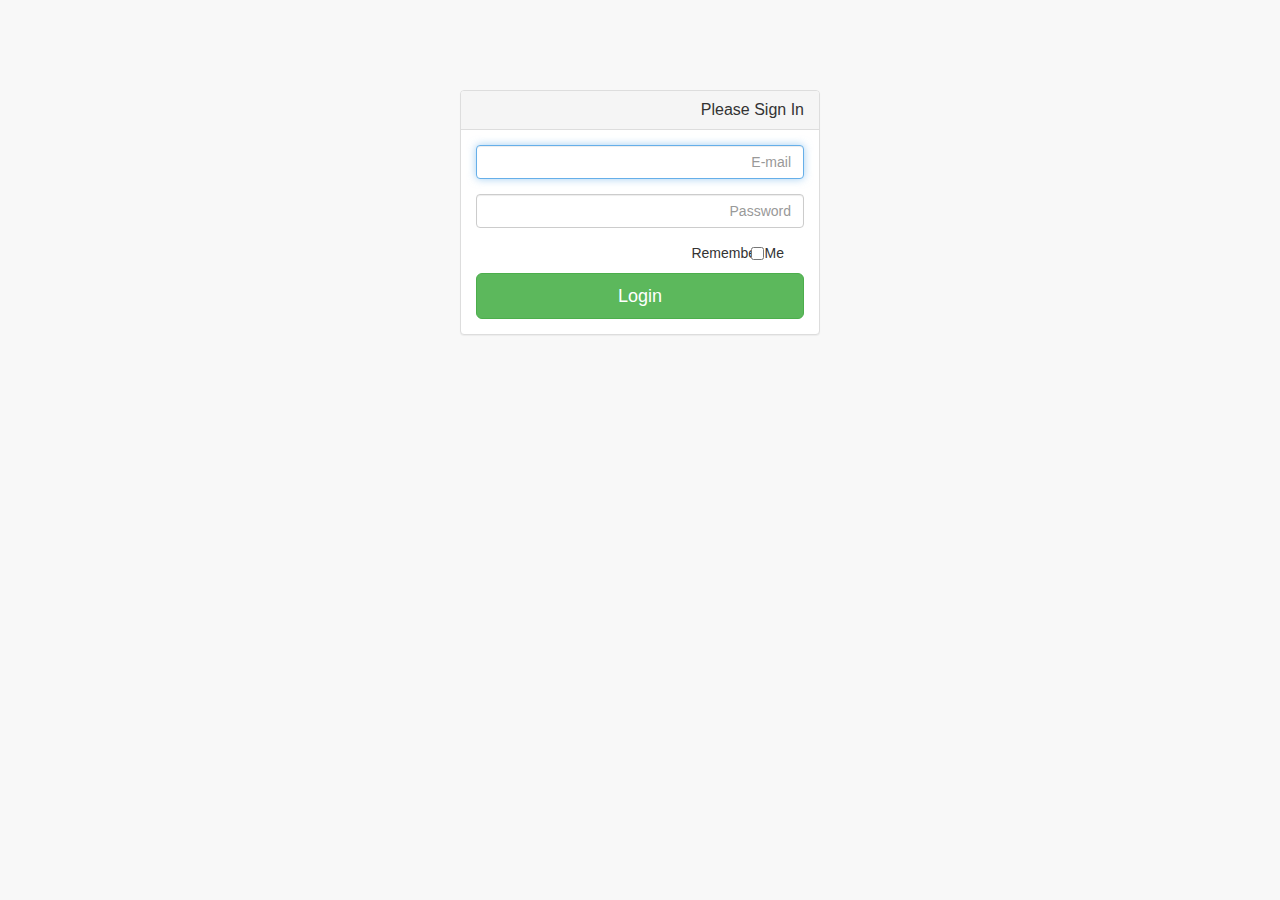
<file: emp-dash/login.html>
<!DOCTYPE html>
<html lang="en">

<head>

    <meta charset="utf-8">
    <meta http-equiv="X-UA-Compatible" content="IE=edge">
    <meta name="viewport" content="width=device-width, initial-scale=1">
    <meta name="description" content="">
    <meta name="author" content="">

    <title>SB Admin 2 - Bootstrap Admin Theme</title>

    <!-- Bootstrap Core CSS -->
    <link href="css/rtl/bootstrap.min.css" rel="stylesheet">
    
    <!-- not use this in ltr -->
    <link href="css/rtl/bootstrap.rtl.css" rel="stylesheet">

    <!-- MetisMenu CSS -->
    <link href="css/plugins/metisMenu/metisMenu.min.css" rel="stylesheet">

    <!-- Timeline CSS -->
    <link href="css/plugins/timeline.css" rel="stylesheet">

    <!-- Custom CSS -->
    <link href="css/rtl/sb-admin-2.css" rel="stylesheet">

    <!-- Morris Charts CSS -->
    <link href="css/plugins/morris.css" rel="stylesheet">

    <!-- Custom Fonts -->
    <link href="css/font-awesome/font-awesome.min.css" rel="stylesheet" type="text/css">

    <!-- HTML5 Shim and Respond.js IE8 support of HTML5 elements and media queries -->
    <!-- WARNING: Respond.js doesn't work if you view the page via file:// -->
    <!--[if lt IE 9]>
        <script src="https://oss.maxcdn.com/libs/html5shiv/3.7.0/html5shiv.js"></script>
        <script src="https://oss.maxcdn.com/libs/respond.js/1.4.2/respond.min.js"></script>
    <![endif]-->

</head>

<body>

    <div class="container">
        <div class="row">
            <div class="col-md-4 col-md-offset-4">
                <div class="login-panel panel panel-default">
                    <div class="panel-heading">
                        <h3 class="panel-title">Please Sign In</h3>
                    </div>
                    <div class="panel-body">
                        <form role="form">
                            <fieldset>
                                <div class="form-group">
                                    <input class="form-control" placeholder="E-mail" name="email" type="email" autofocus>
                                </div>
                                <div class="form-group">
                                    <input class="form-control" placeholder="Password" name="password" type="password" value="">
                                </div>
                                <div class="checkbox">
                                    <label>
                                        <input name="remember" type="checkbox" value="Remember Me">Remember Me
                                    </label>
                                </div>
                                <!-- Change this to a button or input when using this as a form -->
                                <a href="index.html" class="btn btn-lg btn-success btn-block">Login</a>
                            </fieldset>
                        </form>
                    </div>
                </div>
            </div>
        </div>
    </div>

    <!-- jQuery Version 1.11.0 -->
    <script src="js/jquery-1.11.0.js"></script>

    <!-- Bootstrap Core JavaScript -->
    <script src="js/bootstrap.min.js"></script>

    <!-- Metis Menu Plugin JavaScript -->
    <script src="js/metisMenu/metisMenu.min.js"></script>

    <!-- Custom Theme JavaScript -->
    <script src="js/sb-admin-2.js"></script>

</body>

</html>
</file>
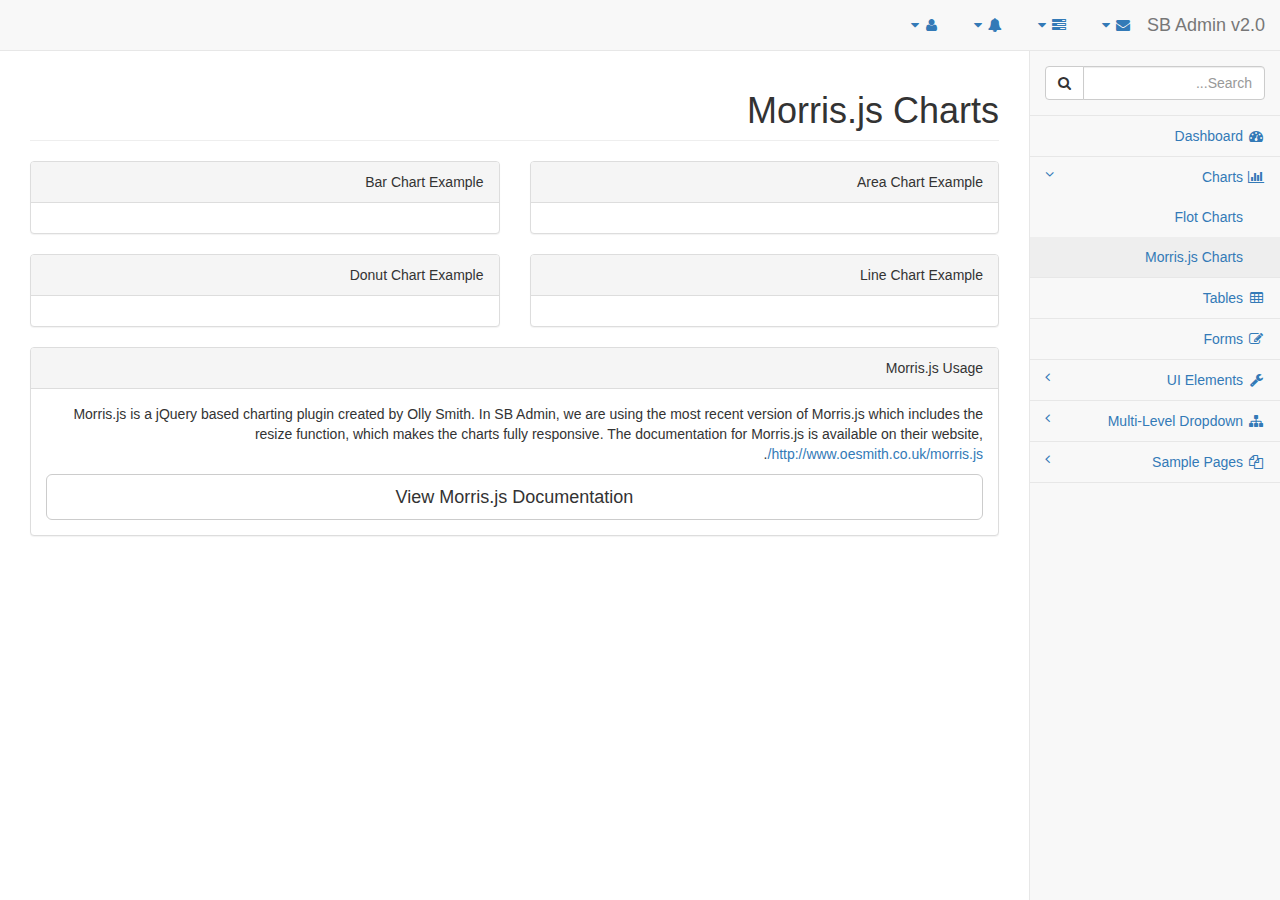
<file: emp-dash/morris.html>
<!DOCTYPE html>
<html lang="en">

<head>

    <meta charset="utf-8">
    <meta http-equiv="X-UA-Compatible" content="IE=edge">
    <meta name="viewport" content="width=device-width, initial-scale=1">
    <meta name="description" content="">
    <meta name="author" content="">

    <title>SB Admin 2 - Bootstrap Admin Theme</title>

    <!-- Bootstrap Core CSS -->
    <link href="css/rtl/bootstrap.min.css" rel="stylesheet">
    
    <!-- not use this in ltr -->
    <link href="css/rtl/bootstrap.rtl.css" rel="stylesheet">

    <!-- MetisMenu CSS -->
    <link href="css/plugins/metisMenu/metisMenu.min.css" rel="stylesheet">

    <!-- Custom CSS -->
    <link href="css/rtl/sb-admin-2.css" rel="stylesheet">

    <!-- Morris Charts CSS -->
    <link href="css/plugins/morris.css" rel="stylesheet">

    <!-- Custom Fonts -->
    <link href="css/font-awesome/font-awesome.min.css" rel="stylesheet" type="text/css">

    <!-- HTML5 Shim and Respond.js IE8 support of HTML5 elements and media queries -->
    <!-- WARNING: Respond.js doesn't work if you view the page via file:// -->
    <!--[if lt IE 9]>
        <script src="https://oss.maxcdn.com/libs/html5shiv/3.7.0/html5shiv.js"></script>
        <script src="https://oss.maxcdn.com/libs/respond.js/1.4.2/respond.min.js"></script>
    <![endif]-->

</head>

<body>

    <div id="wrapper">

        <!-- Navigation -->
        <nav class="navbar navbar-default navbar-static-top" role="navigation" style="margin-bottom: 0">
            <div class="navbar-header">
                <button type="button" class="navbar-toggle" data-toggle="collapse" data-target=".navbar-collapse">
                    <span class="sr-only">Toggle navigation</span>
                    <span class="icon-bar"></span>
                    <span class="icon-bar"></span>
                    <span class="icon-bar"></span>
                </button>
                <a class="navbar-brand" href="index.html">SB Admin v2.0</a>
            </div>
            <!-- /.navbar-header -->

            <ul class="nav navbar-top-links navbar-right">
                <li class="dropdown">
                    <a class="dropdown-toggle" data-toggle="dropdown" href="#">
                        <i class="fa fa-envelope fa-fw"></i> <i class="fa fa-caret-down"></i>
                    </a>
                    <ul class="dropdown-menu dropdown-messages">
                        <li>
                            <a href="#">
                                <div>
                                    <strong>John Smith</strong>
                                    <span class="pull-right text-muted">
                                        <em>Yesterday</em>
                                    </span>
                                </div>
                                <div>Lorem ipsum dolor sit amet, consectetur adipiscing elit. Pellentesque eleifend...</div>
                            </a>
                        </li>
                        <li class="divider"></li>
                        <li>
                            <a href="#">
                                <div>
                                    <strong>John Smith</strong>
                                    <span class="pull-right text-muted">
                                        <em>Yesterday</em>
                                    </span>
                                </div>
                                <div>Lorem ipsum dolor sit amet, consectetur adipiscing elit. Pellentesque eleifend...</div>
                            </a>
                        </li>
                        <li class="divider"></li>
                        <li>
                            <a href="#">
                                <div>
                                    <strong>John Smith</strong>
                                    <span class="pull-right text-muted">
                                        <em>Yesterday</em>
                                    </span>
                                </div>
                                <div>Lorem ipsum dolor sit amet, consectetur adipiscing elit. Pellentesque eleifend...</div>
                            </a>
                        </li>
                        <li class="divider"></li>
                        <li>
                            <a class="text-center" href="#">
                                <strong>Read All Messages</strong>
                                <i class="fa fa-angle-right"></i>
                            </a>
                        </li>
                    </ul>
                    <!-- /.dropdown-messages -->
                </li>
                <!-- /.dropdown -->
                <li class="dropdown">
                    <a class="dropdown-toggle" data-toggle="dropdown" href="#">
                        <i class="fa fa-tasks fa-fw"></i> <i class="fa fa-caret-down"></i>
                    </a>
                    <ul class="dropdown-menu dropdown-tasks">
                        <li>
                            <a href="#">
                                <div>
                                    <p>
                                        <strong>Task 1</strong>
                                        <span class="pull-right text-muted">40% Complete</span>
                                    </p>
                                    <div class="progress progress-striped active">
                                        <div class="progress-bar progress-bar-success" role="progressbar" aria-valuenow="40" aria-valuemin="0" aria-valuemax="100" style="width: 40%">
                                            <span class="sr-only">40% Complete (success)</span>
                                        </div>
                                    </div>
                                </div>
                            </a>
                        </li>
                        <li class="divider"></li>
                        <li>
                            <a href="#">
                                <div>
                                    <p>
                                        <strong>Task 2</strong>
                                        <span class="pull-right text-muted">20% Complete</span>
                                    </p>
                                    <div class="progress progress-striped active">
                                        <div class="progress-bar progress-bar-info" role="progressbar" aria-valuenow="20" aria-valuemin="0" aria-valuemax="100" style="width: 20%">
                                            <span class="sr-only">20% Complete</span>
                                        </div>
                                    </div>
                                </div>
                            </a>
                        </li>
                        <li class="divider"></li>
                        <li>
                            <a href="#">
                                <div>
                                    <p>
                                        <strong>Task 3</strong>
                                        <span class="pull-right text-muted">60% Complete</span>
                                    </p>
                                    <div class="progress progress-striped active">
                                        <div class="progress-bar progress-bar-warning" role="progressbar" aria-valuenow="60" aria-valuemin="0" aria-valuemax="100" style="width: 60%">
                                            <span class="sr-only">60% Complete (warning)</span>
                                        </div>
                                    </div>
                                </div>
                            </a>
                        </li>
                        <li class="divider"></li>
                        <li>
                            <a href="#">
                                <div>
                                    <p>
                                        <strong>Task 4</strong>
                                        <span class="pull-right text-muted">80% Complete</span>
                                    </p>
                                    <div class="progress progress-striped active">
                                        <div class="progress-bar progress-bar-danger" role="progressbar" aria-valuenow="80" aria-valuemin="0" aria-valuemax="100" style="width: 80%">
                                            <span class="sr-only">80% Complete (danger)</span>
                                        </div>
                                    </div>
                                </div>
                            </a>
                        </li>
                        <li class="divider"></li>
                        <li>
                            <a class="text-center" href="#">
                                <strong>See All Tasks</strong>
                                <i class="fa fa-angle-right"></i>
                            </a>
                        </li>
                    </ul>
                    <!-- /.dropdown-tasks -->
                </li>
                <!-- /.dropdown -->
                <li class="dropdown">
                    <a class="dropdown-toggle" data-toggle="dropdown" href="#">
                        <i class="fa fa-bell fa-fw"></i> <i class="fa fa-caret-down"></i>
                    </a>
                    <ul class="dropdown-menu dropdown-alerts">
                        <li>
                            <a href="#">
                                <div>
                                    <i class="fa fa-comment fa-fw"></i> New Comment
                                    <span class="pull-right text-muted small">4 minutes ago</span>
                                </div>
                            </a>
                        </li>
                        <li class="divider"></li>
                        <li>
                            <a href="#">
                                <div>
                                    <i class="fa fa-twitter fa-fw"></i> 3 New Followers
                                    <span class="pull-right text-muted small">12 minutes ago</span>
                                </div>
                            </a>
                        </li>
                        <li class="divider"></li>
                        <li>
                            <a href="#">
                                <div>
                                    <i class="fa fa-envelope fa-fw"></i> Message Sent
                                    <span class="pull-right text-muted small">4 minutes ago</span>
                                </div>
                            </a>
                        </li>
                        <li class="divider"></li>
                        <li>
                            <a href="#">
                                <div>
                                    <i class="fa fa-tasks fa-fw"></i> New Task
                                    <span class="pull-right text-muted small">4 minutes ago</span>
                                </div>
                            </a>
                        </li>
                        <li class="divider"></li>
                        <li>
                            <a href="#">
                                <div>
                                    <i class="fa fa-upload fa-fw"></i> Server Rebooted
                                    <span class="pull-right text-muted small">4 minutes ago</span>
                                </div>
                            </a>
                        </li>
                        <li class="divider"></li>
                        <li>
                            <a class="text-center" href="#">
                                <strong>See All Alerts</strong>
                                <i class="fa fa-angle-right"></i>
                            </a>
                        </li>
                    </ul>
                    <!-- /.dropdown-alerts -->
                </li>
                <!-- /.dropdown -->
                <li class="dropdown">
                    <a class="dropdown-toggle" data-toggle="dropdown" href="#">
                        <i class="fa fa-user fa-fw"></i> <i class="fa fa-caret-down"></i>
                    </a>
                    <ul class="dropdown-menu dropdown-user">
                        <li><a href="#"><i class="fa fa-user fa-fw"></i> User Profile</a>
                        </li>
                        <li><a href="#"><i class="fa fa-gear fa-fw"></i> Settings</a>
                        </li>
                        <li class="divider"></li>
                        <li><a href="login.html"><i class="fa fa-sign-out fa-fw"></i> Logout</a>
                        </li>
                    </ul>
                    <!-- /.dropdown-user -->
                </li>
                <!-- /.dropdown -->
            </ul>
            <!-- /.navbar-top-links -->

            <div class="navbar-default sidebar" role="navigation">
                <div class="sidebar-nav navbar-collapse">
                    <ul class="nav" id="side-menu">
                        <li class="sidebar-search">
                            <div class="input-group custom-search-form">
                                <input type="text" class="form-control" placeholder="Search...">
                                <span class="input-group-btn">
                                <button class="btn btn-default" type="button">
                                    <i class="fa fa-search"></i>
                                </button>
                            </span>
                            </div>
                            <!-- /input-group -->
                        </li>
                        <li>
                            <a href="index.html"><i class="fa fa-dashboard fa-fw"></i> Dashboard</a>
                        </li>
                        <li class="active">
                            <a href="#"><i class="fa fa-bar-chart-o fa-fw"></i> Charts<span class="fa arrow"></span></a>
                            <ul class="nav nav-second-level">
                                <li>
                                    <a href="flot.html">Flot Charts</a>
                                </li>
                                <li>
                                    <a class="active" href="morris.html">Morris.js Charts</a>
                                </li>
                            </ul>
                            <!-- /.nav-second-level -->
                        </li>
                        <li>
                            <a href="tables.html"><i class="fa fa-table fa-fw"></i> Tables</a>
                        </li>
                        <li>
                            <a href="forms.html"><i class="fa fa-edit fa-fw"></i> Forms</a>
                        </li>
                        <li>
                            <a href="#"><i class="fa fa-wrench fa-fw"></i> UI Elements<span class="fa arrow"></span></a>
                            <ul class="nav nav-second-level">
                                <li>
                                    <a href="panels-wells.html">Panels and Wells</a>
                                </li>
                                <li>
                                    <a href="buttons.html">Buttons</a>
                                </li>
                                <li>
                                    <a href="notifications.html">Notifications</a>
                                </li>
                                <li>
                                    <a href="typography.html">Typography</a>
                                </li>
                                <li>
                                    <a href="grid.html">Grid</a>
                                </li>
                            </ul>
                            <!-- /.nav-second-level -->
                        </li>
                        <li>
                            <a href="#"><i class="fa fa-sitemap fa-fw"></i> Multi-Level Dropdown<span class="fa arrow"></span></a>
                            <ul class="nav nav-second-level">
                                <li>
                                    <a href="#">Second Level Item</a>
                                </li>
                                <li>
                                    <a href="#">Second Level Item</a>
                                </li>
                                <li>
                                    <a href="#">Third Level <span class="fa arrow"></span></a>
                                    <ul class="nav nav-third-level">
                                        <li>
                                            <a href="#">Third Level Item</a>
                                        </li>
                                        <li>
                                            <a href="#">Third Level Item</a>
                                        </li>
                                        <li>
                                            <a href="#">Third Level Item</a>
                                        </li>
                                        <li>
                                            <a href="#">Third Level Item</a>
                                        </li>
                                    </ul>
                                    <!-- /.nav-third-level -->
                                </li>
                            </ul>
                            <!-- /.nav-second-level -->
                        </li>
                        <li>
                            <a href="#"><i class="fa fa-files-o fa-fw"></i> Sample Pages<span class="fa arrow"></span></a>
                            <ul class="nav nav-second-level">
                                <li>
                                    <a href="blank.html">Blank Page</a>
                                </li>
                                <li>
                                    <a href="login.html">Login Page</a>
                                </li>
                            </ul>
                            <!-- /.nav-second-level -->
                        </li>
                    </ul>
                </div>
                <!-- /.sidebar-collapse -->
            </div>
            <!-- /.navbar-static-side -->
        </nav>

        <div id="page-wrapper">
            <div class="row">
                <div class="col-lg-12">
                    <h1 class="page-header">Morris.js Charts</h1>
                </div>
                <!-- /.col-lg-12 -->
            </div>
            <!-- /.row -->
            <div class="row">
                <div class="col-lg-6">
                    <div class="panel panel-default">
                        <div class="panel-heading">
                            Area Chart Example
                        </div>
                        <!-- /.panel-heading -->
                        <div class="panel-body">
                            <div id="morris-area-chart"></div>
                        </div>
                        <!-- /.panel-body -->
                    </div>
                    <!-- /.panel -->
                </div>
                <!-- /.col-lg-6 -->
                <div class="col-lg-6">
                    <div class="panel panel-default">
                        <div class="panel-heading">
                            Bar Chart Example
                        </div>
                        <!-- /.panel-heading -->
                        <div class="panel-body">
                            <div id="morris-bar-chart"></div>
                        </div>
                        <!-- /.panel-body -->
                    </div>
                    <!-- /.panel -->
                </div>
                <!-- /.col-lg-6 -->
                <div class="col-lg-6">
                    <div class="panel panel-default">
                        <div class="panel-heading">
                            Line Chart Example
                        </div>
                        <!-- /.panel-heading -->
                        <div class="panel-body">
                            <div id="morris-line-chart"></div>
                        </div>
                        <!-- /.panel-body -->
                    </div>
                    <!-- /.panel -->
                </div>
                <!-- /.col-lg-6 -->
                <div class="col-lg-6">
                    <div class="panel panel-default">
                        <div class="panel-heading">
                            Donut Chart Example
                        </div>
                        <!-- /.panel-heading -->
                        <div class="panel-body">
                            <div id="morris-donut-chart"></div>
                        </div>
                        <!-- /.panel-body -->
                    </div>
                    <!-- /.panel -->
                </div>
                <!-- /.col-lg-6 -->
                <div class="col-lg-12">
                    <div class="panel panel-default">
                        <div class="panel-heading">
                            Morris.js Usage
                        </div>
                        <!-- /.panel-heading -->
                        <div class="panel-body">
                            <p>Morris.js is a jQuery based charting plugin created by Olly Smith. In SB Admin, we are using the most recent version of Morris.js which includes the resize function, which makes the charts fully responsive. The documentation
                                for Morris.js is available on their website, <a target="_blank" href="http://www.oesmith.co.uk/morris.js/">http://www.oesmith.co.uk/morris.js/</a>.</p>
                            <a target="_blank" class="btn btn-default btn-lg btn-block" href="http://www.oesmith.co.uk/morris.js/">View Morris.js Documentation</a>
                        </div>
                        <!-- /.panel-body -->
                    </div>
                    <!-- /.panel -->
                </div>
                <!-- /.col-lg-6 -->
            </div>
            <!-- /.row -->
        </div>
        <!-- /#page-wrapper -->

    </div>
    <!-- /#wrapper -->

    <!-- jQuery Version 1.11.0 -->
    <script src="js/jquery-1.11.0.js"></script>

    <!-- Bootstrap Core JavaScript -->
    <script src="js/bootstrap.min.js"></script>

    <!-- Metis Menu Plugin JavaScript -->
    <script src="js/metisMenu/metisMenu.min.js"></script>

    <!-- Morris Charts JavaScript -->
    <script src="js/raphael/raphael.min.js"></script>
    <script src="js/morris/morris.min.js"></script>

    <!-- Custom Theme JavaScript -->
    <script src="js/sb-admin-2.js"></script>

</body>

</html>
</file>
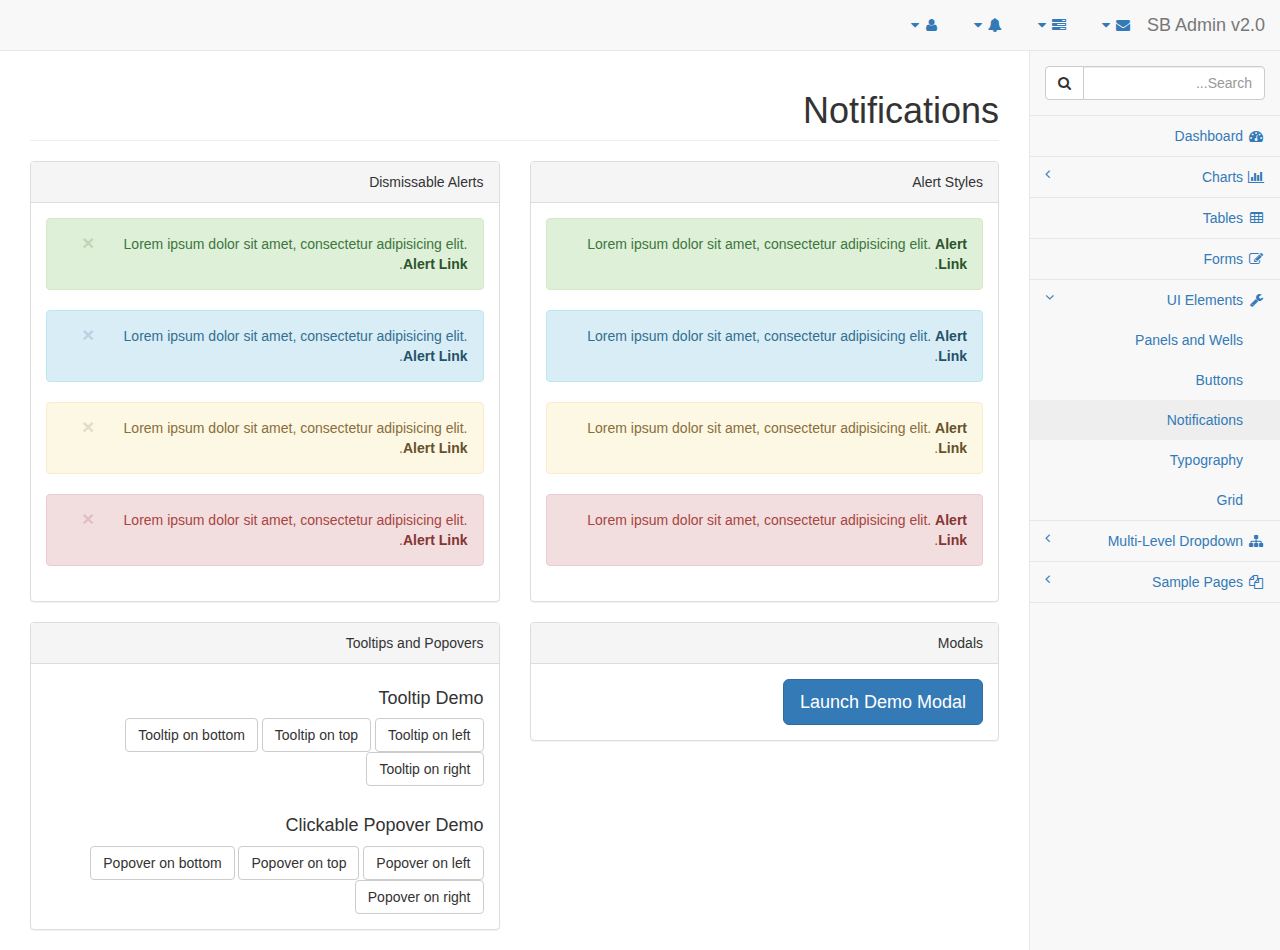
<file: emp-dash/notifications.html>
<!DOCTYPE html>
<html lang="en">

<head>

    <meta charset="utf-8">
    <meta http-equiv="X-UA-Compatible" content="IE=edge">
    <meta name="viewport" content="width=device-width, initial-scale=1">
    <meta name="description" content="">
    <meta name="author" content="">

    <title>SB Admin 2 - Bootstrap Admin Theme</title>

    <!-- Bootstrap Core CSS -->
    <link href="css/rtl/bootstrap.min.css" rel="stylesheet">
    
    <!-- not use this in ltr -->
    <link href="css/rtl/bootstrap.rtl.css" rel="stylesheet">

    <!-- MetisMenu CSS -->
    <link href="css/plugins/metisMenu/metisMenu.min.css" rel="stylesheet">

    <!-- Custom CSS -->
    <link href="css/rtl/sb-admin-2.css" rel="stylesheet">

    <!-- Custom Fonts -->
    <link href="css/font-awesome/font-awesome.min.css" rel="stylesheet" type="text/css">

    <!-- HTML5 Shim and Respond.js IE8 support of HTML5 elements and media queries -->
    <!-- WARNING: Respond.js doesn't work if you view the page via file:// -->
    <!--[if lt IE 9]>
        <script src="https://oss.maxcdn.com/libs/html5shiv/3.7.0/html5shiv.js"></script>
        <script src="https://oss.maxcdn.com/libs/respond.js/1.4.2/respond.min.js"></script>
    <![endif]-->

</head>

<body>

    <div id="wrapper">

        <!-- Navigation -->
        <nav class="navbar navbar-default navbar-static-top" role="navigation" style="margin-bottom: 0">
            <div class="navbar-header">
                <button type="button" class="navbar-toggle" data-toggle="collapse" data-target=".navbar-collapse">
                    <span class="sr-only">Toggle navigation</span>
                    <span class="icon-bar"></span>
                    <span class="icon-bar"></span>
                    <span class="icon-bar"></span>
                </button>
                <a class="navbar-brand" href="index.html">SB Admin v2.0</a>
            </div>
            <!-- /.navbar-header -->

            <ul class="nav navbar-top-links navbar-right">
                <li class="dropdown">
                    <a class="dropdown-toggle" data-toggle="dropdown" href="#">
                        <i class="fa fa-envelope fa-fw"></i>  <i class="fa fa-caret-down"></i>
                    </a>
                    <ul class="dropdown-menu dropdown-messages">
                        <li>
                            <a href="#">
                                <div>
                                    <strong>John Smith</strong>
                                    <span class="pull-right text-muted">
                                        <em>Yesterday</em>
                                    </span>
                                </div>
                                <div>Lorem ipsum dolor sit amet, consectetur adipiscing elit. Pellentesque eleifend...</div>
                            </a>
                        </li>
                        <li class="divider"></li>
                        <li>
                            <a href="#">
                                <div>
                                    <strong>John Smith</strong>
                                    <span class="pull-right text-muted">
                                        <em>Yesterday</em>
                                    </span>
                                </div>
                                <div>Lorem ipsum dolor sit amet, consectetur adipiscing elit. Pellentesque eleifend...</div>
                            </a>
                        </li>
                        <li class="divider"></li>
                        <li>
                            <a href="#">
                                <div>
                                    <strong>John Smith</strong>
                                    <span class="pull-right text-muted">
                                        <em>Yesterday</em>
                                    </span>
                                </div>
                                <div>Lorem ipsum dolor sit amet, consectetur adipiscing elit. Pellentesque eleifend...</div>
                            </a>
                        </li>
                        <li class="divider"></li>
                        <li>
                            <a class="text-center" href="#">
                                <strong>Read All Messages</strong>
                                <i class="fa fa-angle-right"></i>
                            </a>
                        </li>
                    </ul>
                    <!-- /.dropdown-messages -->
                </li>
                <!-- /.dropdown -->
                <li class="dropdown">
                    <a class="dropdown-toggle" data-toggle="dropdown" href="#">
                        <i class="fa fa-tasks fa-fw"></i>  <i class="fa fa-caret-down"></i>
                    </a>
                    <ul class="dropdown-menu dropdown-tasks">
                        <li>
                            <a href="#">
                                <div>
                                    <p>
                                        <strong>Task 1</strong>
                                        <span class="pull-right text-muted">40% Complete</span>
                                    </p>
                                    <div class="progress progress-striped active">
                                        <div class="progress-bar progress-bar-success" role="progressbar" aria-valuenow="40" aria-valuemin="0" aria-valuemax="100" style="width: 40%">
                                            <span class="sr-only">40% Complete (success)</span>
                                        </div>
                                    </div>
                                </div>
                            </a>
                        </li>
                        <li class="divider"></li>
                        <li>
                            <a href="#">
                                <div>
                                    <p>
                                        <strong>Task 2</strong>
                                        <span class="pull-right text-muted">20% Complete</span>
                                    </p>
                                    <div class="progress progress-striped active">
                                        <div class="progress-bar progress-bar-info" role="progressbar" aria-valuenow="20" aria-valuemin="0" aria-valuemax="100" style="width: 20%">
                                            <span class="sr-only">20% Complete</span>
                                        </div>
                                    </div>
                                </div>
                            </a>
                        </li>
                        <li class="divider"></li>
                        <li>
                            <a href="#">
                                <div>
                                    <p>
                                        <strong>Task 3</strong>
                                        <span class="pull-right text-muted">60% Complete</span>
                                    </p>
                                    <div class="progress progress-striped active">
                                        <div class="progress-bar progress-bar-warning" role="progressbar" aria-valuenow="60" aria-valuemin="0" aria-valuemax="100" style="width: 60%">
                                            <span class="sr-only">60% Complete (warning)</span>
                                        </div>
                                    </div>
                                </div>
                            </a>
                        </li>
                        <li class="divider"></li>
                        <li>
                            <a href="#">
                                <div>
                                    <p>
                                        <strong>Task 4</strong>
                                        <span class="pull-right text-muted">80% Complete</span>
                                    </p>
                                    <div class="progress progress-striped active">
                                        <div class="progress-bar progress-bar-danger" role="progressbar" aria-valuenow="80" aria-valuemin="0" aria-valuemax="100" style="width: 80%">
                                            <span class="sr-only">80% Complete (danger)</span>
                                        </div>
                                    </div>
                                </div>
                            </a>
                        </li>
                        <li class="divider"></li>
                        <li>
                            <a class="text-center" href="#">
                                <strong>See All Tasks</strong>
                                <i class="fa fa-angle-right"></i>
                            </a>
                        </li>
                    </ul>
                    <!-- /.dropdown-tasks -->
                </li>
                <!-- /.dropdown -->
                <li class="dropdown">
                    <a class="dropdown-toggle" data-toggle="dropdown" href="#">
                        <i class="fa fa-bell fa-fw"></i>  <i class="fa fa-caret-down"></i>
                    </a>
                    <ul class="dropdown-menu dropdown-alerts">
                        <li>
                            <a href="#">
                                <div>
                                    <i class="fa fa-comment fa-fw"></i> New Comment
                                    <span class="pull-right text-muted small">4 minutes ago</span>
                                </div>
                            </a>
                        </li>
                        <li class="divider"></li>
                        <li>
                            <a href="#">
                                <div>
                                    <i class="fa fa-twitter fa-fw"></i> 3 New Followers
                                    <span class="pull-right text-muted small">12 minutes ago</span>
                                </div>
                            </a>
                        </li>
                        <li class="divider"></li>
                        <li>
                            <a href="#">
                                <div>
                                    <i class="fa fa-envelope fa-fw"></i> Message Sent
                                    <span class="pull-right text-muted small">4 minutes ago</span>
                                </div>
                            </a>
                        </li>
                        <li class="divider"></li>
                        <li>
                            <a href="#">
                                <div>
                                    <i class="fa fa-tasks fa-fw"></i> New Task
                                    <span class="pull-right text-muted small">4 minutes ago</span>
                                </div>
                            </a>
                        </li>
                        <li class="divider"></li>
                        <li>
                            <a href="#">
                                <div>
                                    <i class="fa fa-upload fa-fw"></i> Server Rebooted
                                    <span class="pull-right text-muted small">4 minutes ago</span>
                                </div>
                            </a>
                        </li>
                        <li class="divider"></li>
                        <li>
                            <a class="text-center" href="#">
                                <strong>See All Alerts</strong>
                                <i class="fa fa-angle-right"></i>
                            </a>
                        </li>
                    </ul>
                    <!-- /.dropdown-alerts -->
                </li>
                <!-- /.dropdown -->
                <li class="dropdown">
                    <a class="dropdown-toggle" data-toggle="dropdown" href="#">
                        <i class="fa fa-user fa-fw"></i>  <i class="fa fa-caret-down"></i>
                    </a>
                    <ul class="dropdown-menu dropdown-user">
                        <li><a href="#"><i class="fa fa-user fa-fw"></i> User Profile</a>
                        </li>
                        <li><a href="#"><i class="fa fa-gear fa-fw"></i> Settings</a>
                        </li>
                        <li class="divider"></li>
                        <li><a href="login.html"><i class="fa fa-sign-out fa-fw"></i> Logout</a>
                        </li>
                    </ul>
                    <!-- /.dropdown-user -->
                </li>
                <!-- /.dropdown -->
            </ul>
            <!-- /.navbar-top-links -->

            <div class="navbar-default sidebar" role="navigation">
                <div class="sidebar-nav navbar-collapse">
                    <ul class="nav" id="side-menu">
                        <li class="sidebar-search">
                            <div class="input-group custom-search-form">
                                <input type="text" class="form-control" placeholder="Search...">
                                <span class="input-group-btn">
                                <button class="btn btn-default" type="button">
                                    <i class="fa fa-search"></i>
                                </button>
                            </span>
                            </div>
                            <!-- /input-group -->
                        </li>
                        <li>
                            <a href="index.html"><i class="fa fa-dashboard fa-fw"></i> Dashboard</a>
                        </li>
                        <li>
                            <a href="#"><i class="fa fa-bar-chart-o fa-fw"></i> Charts<span class="fa arrow"></span></a>
                            <ul class="nav nav-second-level">
                                <li>
                                    <a href="flot.html">Flot Charts</a>
                                </li>
                                <li>
                                    <a href="morris.html">Morris.js Charts</a>
                                </li>
                            </ul>
                            <!-- /.nav-second-level -->
                        </li>
                        <li>
                            <a href="tables.html"><i class="fa fa-table fa-fw"></i> Tables</a>
                        </li>
                        <li>
                            <a href="forms.html"><i class="fa fa-edit fa-fw"></i> Forms</a>
                        </li>
                        <li class="active">
                            <a href="#"><i class="fa fa-wrench fa-fw"></i> UI Elements<span class="fa arrow"></span></a>
                            <ul class="nav nav-second-level">
                                <li>
                                    <a href="panels-wells.html">Panels and Wells</a>
                                </li>
                                <li>
                                    <a href="buttons.html">Buttons</a>
                                </li>
                                <li>
                                    <a class="active" href="notifications.html">Notifications</a>
                                </li>
                                <li>
                                    <a href="typography.html">Typography</a>
                                </li>
                                <li>
                                    <a href="grid.html">Grid</a>
                                </li>
                            </ul>
                            <!-- /.nav-second-level -->
                        </li>
                        <li>
                            <a href="#"><i class="fa fa-sitemap fa-fw"></i> Multi-Level Dropdown<span class="fa arrow"></span></a>
                            <ul class="nav nav-second-level">
                                <li>
                                    <a href="#">Second Level Item</a>
                                </li>
                                <li>
                                    <a href="#">Second Level Item</a>
                                </li>
                                <li>
                                    <a href="#">Third Level <span class="fa arrow"></span></a>
                                    <ul class="nav nav-third-level">
                                        <li>
                                            <a href="#">Third Level Item</a>
                                        </li>
                                        <li>
                                            <a href="#">Third Level Item</a>
                                        </li>
                                        <li>
                                            <a href="#">Third Level Item</a>
                                        </li>
                                        <li>
                                            <a href="#">Third Level Item</a>
                                        </li>
                                    </ul>
                                    <!-- /.nav-third-level -->
                                </li>
                            </ul>
                            <!-- /.nav-second-level -->
                        </li>
                        <li>
                            <a href="#"><i class="fa fa-files-o fa-fw"></i> Sample Pages<span class="fa arrow"></span></a>
                            <ul class="nav nav-second-level">
                                <li>
                                    <a href="blank.html">Blank Page</a>
                                </li>
                                <li>
                                    <a href="login.html">Login Page</a>
                                </li>
                            </ul>
                            <!-- /.nav-second-level -->
                        </li>
                    </ul>
                </div>
                <!-- /.sidebar-collapse -->
            </div>
            <!-- /.navbar-static-side -->
        </nav>

        <div id="page-wrapper">
            <div class="row">
                <div class="col-lg-12">
                    <h1 class="page-header">Notifications</h1>
                </div>
                <!-- /.col-lg-12 -->
            </div>
            <!-- /.row -->
            <div class="row">
                <div class="col-lg-6">
                    <div class="panel panel-default">
                        <div class="panel-heading">
                            Alert Styles
                        </div>
                        <!-- /.panel-heading -->
                        <div class="panel-body">
                            <div class="alert alert-success">
                                Lorem ipsum dolor sit amet, consectetur adipisicing elit. <a href="#" class="alert-link">Alert Link</a>.
                            </div>
                            <div class="alert alert-info">
                                Lorem ipsum dolor sit amet, consectetur adipisicing elit. <a href="#" class="alert-link">Alert Link</a>.
                            </div>
                            <div class="alert alert-warning">
                                Lorem ipsum dolor sit amet, consectetur adipisicing elit. <a href="#" class="alert-link">Alert Link</a>.
                            </div>
                            <div class="alert alert-danger">
                                Lorem ipsum dolor sit amet, consectetur adipisicing elit. <a href="#" class="alert-link">Alert Link</a>.
                            </div>
                        </div>
                        <!-- .panel-body -->
                    </div>
                    <!-- /.panel -->
                </div>
                <!-- /.col-lg-6 -->
                <div class="col-lg-6">
                    <div class="panel panel-default">
                        <div class="panel-heading">
                            Dismissable Alerts
                        </div>
                        <!-- /.panel-heading -->
                        <div class="panel-body">
                            <div class="alert alert-success alert-dismissable">
                                <button type="button" class="close" data-dismiss="alert" aria-hidden="true">&times;</button>
                                Lorem ipsum dolor sit amet, consectetur adipisicing elit. <a href="#" class="alert-link">Alert Link</a>.
                            </div>
                            <div class="alert alert-info alert-dismissable">
                                <button type="button" class="close" data-dismiss="alert" aria-hidden="true">&times;</button>
                                Lorem ipsum dolor sit amet, consectetur adipisicing elit. <a href="#" class="alert-link">Alert Link</a>.
                            </div>
                            <div class="alert alert-warning alert-dismissable">
                                <button type="button" class="close" data-dismiss="alert" aria-hidden="true">&times;</button>
                                Lorem ipsum dolor sit amet, consectetur adipisicing elit. <a href="#" class="alert-link">Alert Link</a>.
                            </div>
                            <div class="alert alert-danger alert-dismissable">
                                <button type="button" class="close" data-dismiss="alert" aria-hidden="true">&times;</button>
                                Lorem ipsum dolor sit amet, consectetur adipisicing elit. <a href="#" class="alert-link">Alert Link</a>.
                            </div>
                        </div>
                        <!-- .panel-body -->
                    </div>
                    <!-- /.panel -->
                </div>
                <!-- /.col-lg-6 -->
            </div>
            <!-- /.row -->
            <div class="row">
                <div class="col-lg-6">
                    <div class="panel panel-default">
                        <div class="panel-heading">
                            Modals
                        </div>
                        <!-- /.panel-heading -->
                        <div class="panel-body">
                            <!-- Button trigger modal -->
                            <button class="btn btn-primary btn-lg" data-toggle="modal" data-target="#myModal">
                                Launch Demo Modal
                            </button>
                            <!-- Modal -->
                            <div class="modal fade" id="myModal" tabindex="-1" role="dialog" aria-labelledby="myModalLabel" aria-hidden="true">
                                <div class="modal-dialog">
                                    <div class="modal-content">
                                        <div class="modal-header">
                                            <button type="button" class="close" data-dismiss="modal" aria-hidden="true">&times;</button>
                                            <h4 class="modal-title" id="myModalLabel">Modal title</h4>
                                        </div>
                                        <div class="modal-body">
                                            Lorem ipsum dolor sit amet, consectetur adipisicing elit, sed do eiusmod tempor incididunt ut labore et dolore magna aliqua. Ut enim ad minim veniam, quis nostrud exercitation ullamco laboris nisi ut aliquip ex ea commodo consequat. Duis aute irure dolor in reprehenderit in voluptate velit esse cillum dolore eu fugiat nulla pariatur. Excepteur sint occaecat cupidatat non proident, sunt in culpa qui officia deserunt mollit anim id est laborum.
                                        </div>
                                        <div class="modal-footer">
                                            <button type="button" class="btn btn-default" data-dismiss="modal">Close</button>
                                            <button type="button" class="btn btn-primary">Save changes</button>
                                        </div>
                                    </div>
                                    <!-- /.modal-content -->
                                </div>
                                <!-- /.modal-dialog -->
                            </div>
                            <!-- /.modal -->
                        </div>
                        <!-- .panel-body -->
                    </div>
                    <!-- /.panel -->
                </div>
                <!-- /.col-lg-6 -->
                <div class="col-lg-6">
                    <div class="panel panel-default">
                        <div class="panel-heading">
                            Tooltips and Popovers
                        </div>
                        <!-- /.panel-heading -->
                        <div class="panel-body">
                            <h4>Tooltip Demo</h4>
                            <div class="tooltip-demo">
                                <button type="button" class="btn btn-default" data-toggle="tooltip" data-placement="left" title="Tooltip on left">Tooltip on left</button>
                                <button type="button" class="btn btn-default" data-toggle="tooltip" data-placement="top" title="Tooltip on top">Tooltip on top</button>
                                <button type="button" class="btn btn-default" data-toggle="tooltip" data-placement="bottom" title="Tooltip on bottom">Tooltip on bottom</button>
                                <button type="button" class="btn btn-default" data-toggle="tooltip" data-placement="right" title="Tooltip on right">Tooltip on right</button>
                            </div>
                            <br>
                            <h4>Clickable Popover Demo</h4>
                            <div class="tooltip-demo">
                                <button type="button" class="btn btn-default" data-container="body" data-toggle="popover" data-placement="left" data-content="Vivamus sagittis lacus vel augue laoreet rutrum faucibus.">
                                    Popover on left
                                </button>
                                <button type="button" class="btn btn-default" data-container="body" data-toggle="popover" data-placement="top" data-content="Vivamus sagittis lacus vel augue laoreet rutrum faucibus.">
                                    Popover on top
                                </button>
                                <button type="button" class="btn btn-default" data-container="body" data-toggle="popover" data-placement="bottom" data-content="Vivamus sagittis lacus vel augue laoreet rutrum faucibus.">
                                    Popover on bottom
                                </button>
                                <button type="button" class="btn btn-default" data-container="body" data-toggle="popover" data-placement="right" data-content="Vivamus sagittis lacus vel augue laoreet rutrum faucibus.">
                                    Popover on right
                                </button>
                            </div>
                        </div>
                        <!-- .panel-body -->
                    </div>
                    <!-- /.panel -->
                </div>
                <!-- /.col-lg-6 -->
            </div>
            <!-- /.row -->
        </div>
        <!-- /#page-wrapper -->

    </div>
    <!-- /#wrapper -->

    <!-- jQuery Version 1.11.0 -->
    <script src="js/jquery-1.11.0.js"></script>

    <!-- Bootstrap Core JavaScript -->
    <script src="js/bootstrap.min.js"></script>

    <!-- Metis Menu Plugin JavaScript -->
    <script src="js/metisMenu/metisMenu.min.js"></script>

    <!-- Custom Theme JavaScript -->
    <script src="js/sb-admin-2.js"></script>

    <!-- Page-Level Demo Scripts - Notifications - Use for reference -->
    <script>
    // tooltip demo
    $('.tooltip-demo').tooltip({
        selector: "[data-toggle=tooltip]",
        container: "body"
    })

    // popover demo
    $("[data-toggle=popover]")
        .popover()
    </script>

</body>

</html>
</file>
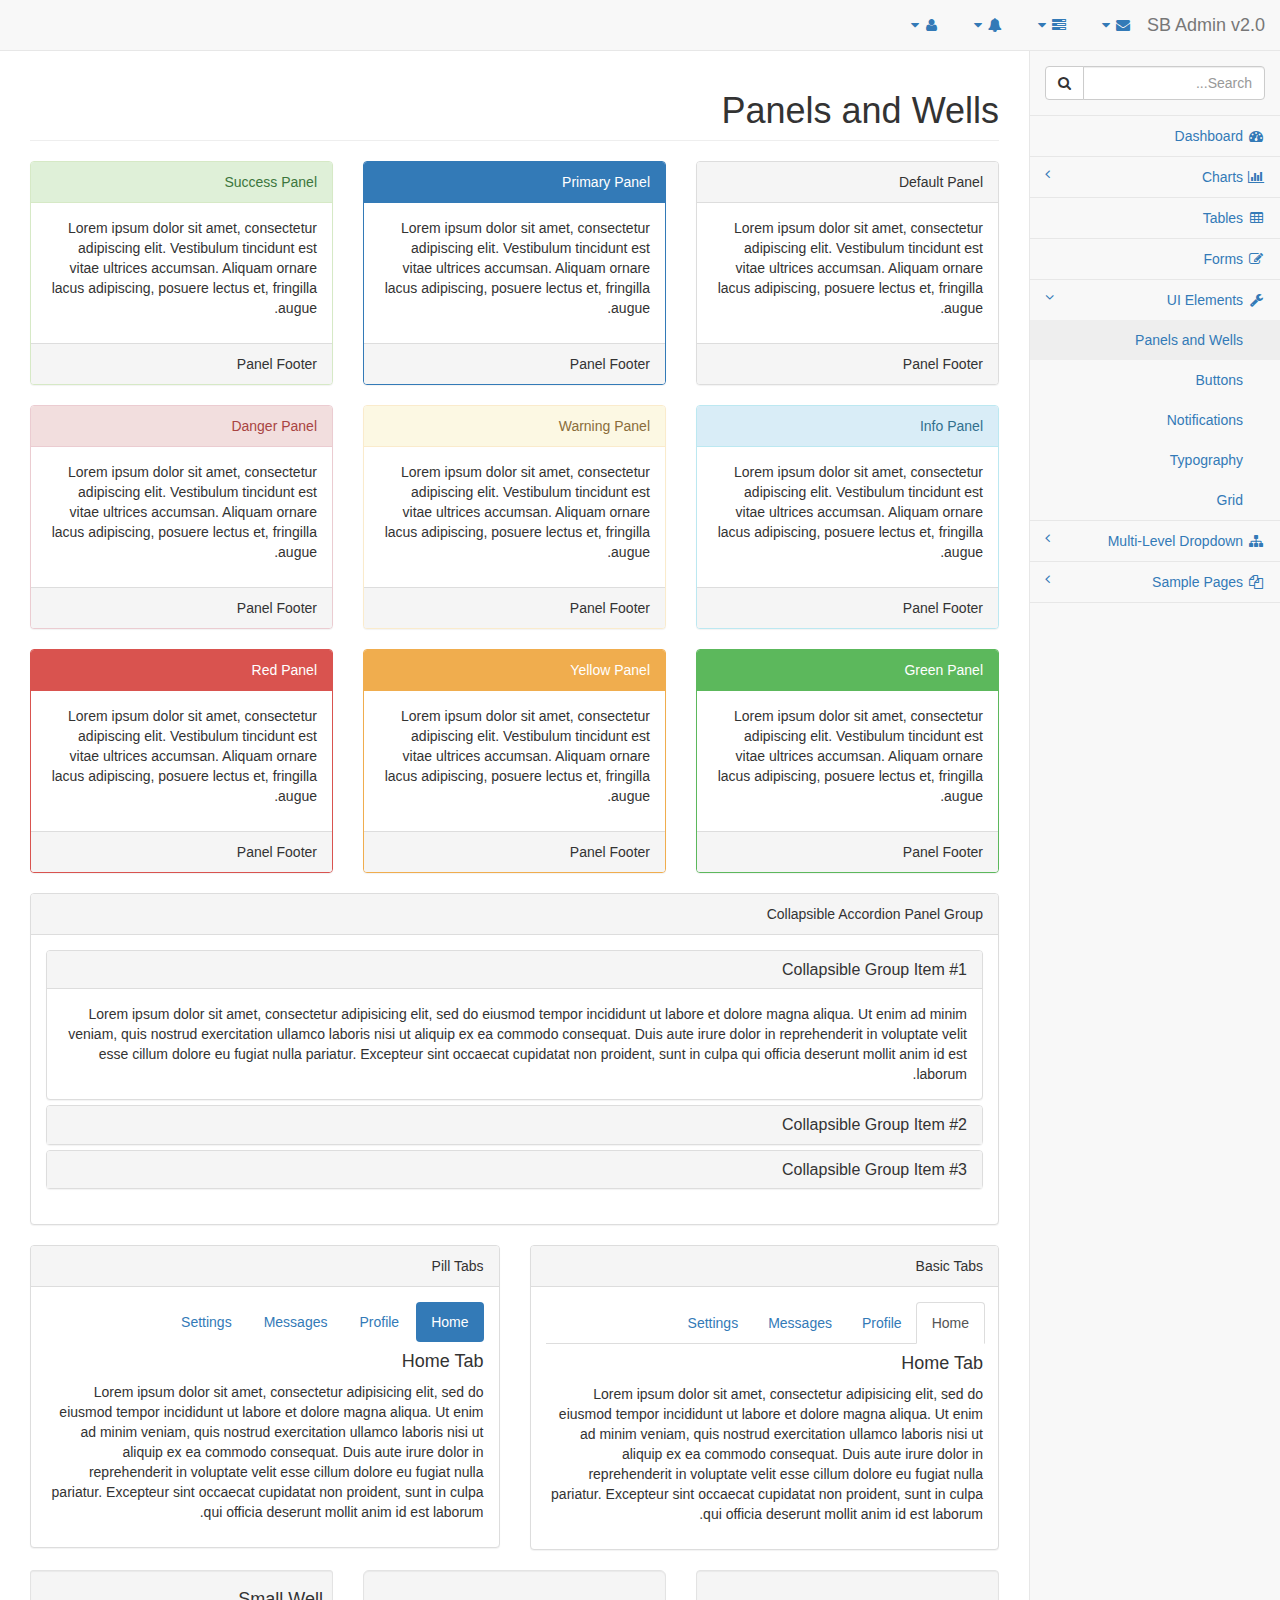
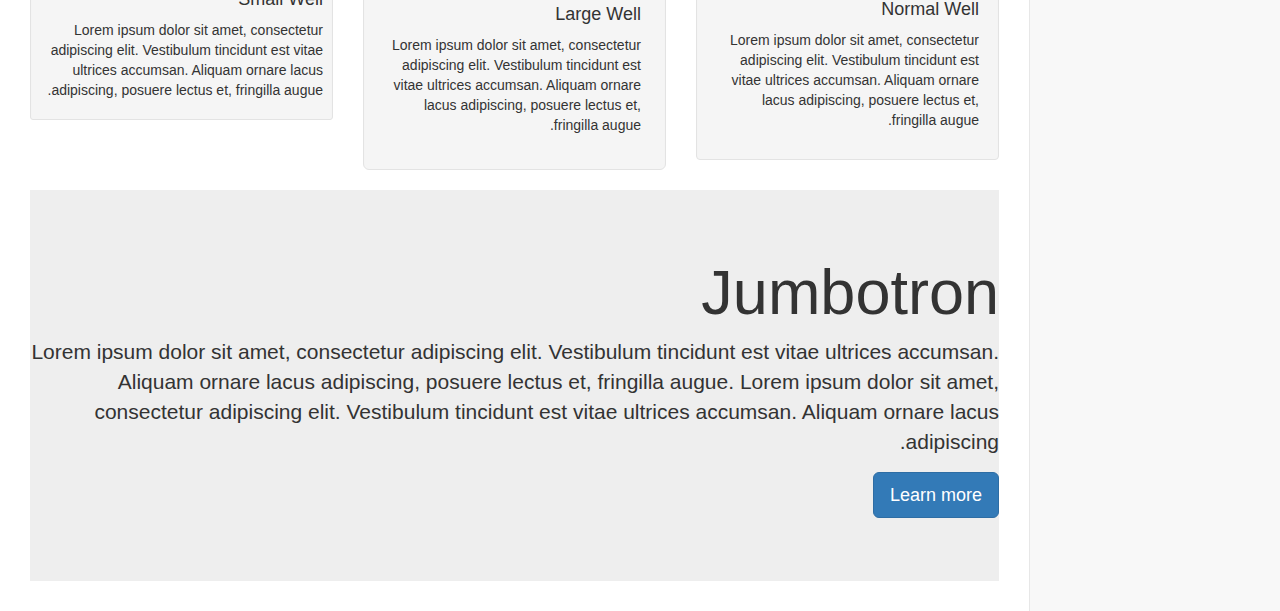
<file: emp-dash/panels-wells.html>
<!DOCTYPE html>
<html lang="en">

<head>

    <meta charset="utf-8">
    <meta http-equiv="X-UA-Compatible" content="IE=edge">
    <meta name="viewport" content="width=device-width, initial-scale=1">
    <meta name="description" content="">
    <meta name="author" content="">

    <title>SB Admin 2 - Bootstrap Admin Theme</title>

    <!-- Bootstrap Core CSS -->
    <link href="css/rtl/bootstrap.min.css" rel="stylesheet">
    
    <!-- not use this in ltr -->
    <link href="css/rtl/bootstrap.rtl.css" rel="stylesheet">

    <!-- MetisMenu CSS -->
    <link href="css/plugins/metisMenu/metisMenu.min.css" rel="stylesheet">

    <!-- Custom CSS -->
    <link href="css/rtl/sb-admin-2.css" rel="stylesheet">

    <!-- Custom Fonts -->
    <link href="css/font-awesome/font-awesome.min.css" rel="stylesheet" type="text/css">

    <!-- HTML5 Shim and Respond.js IE8 support of HTML5 elements and media queries -->
    <!-- WARNING: Respond.js doesn't work if you view the page via file:// -->
    <!--[if lt IE 9]>
        <script src="https://oss.maxcdn.com/libs/html5shiv/3.7.0/html5shiv.js"></script>
        <script src="https://oss.maxcdn.com/libs/respond.js/1.4.2/respond.min.js"></script>
    <![endif]-->

</head>

<body>

    <div id="wrapper">

        <!-- Navigation -->
        <nav class="navbar navbar-default navbar-static-top" role="navigation" style="margin-bottom: 0">
            <div class="navbar-header">
                <button type="button" class="navbar-toggle" data-toggle="collapse" data-target=".navbar-collapse">
                    <span class="sr-only">Toggle navigation</span>
                    <span class="icon-bar"></span>
                    <span class="icon-bar"></span>
                    <span class="icon-bar"></span>
                </button>
                <a class="navbar-brand" href="index.html">SB Admin v2.0</a>
            </div>
            <!-- /.navbar-header -->

            <ul class="nav navbar-top-links navbar-right">
                <li class="dropdown">
                    <a class="dropdown-toggle" data-toggle="dropdown" href="#">
                        <i class="fa fa-envelope fa-fw"></i> <i class="fa fa-caret-down"></i>
                    </a>
                    <ul class="dropdown-menu dropdown-messages">
                        <li>
                            <a href="#">
                                <div>
                                    <strong>John Smith</strong>
                                    <span class="pull-right text-muted">
                                        <em>Yesterday</em>
                                    </span>
                                </div>
                                <div>Lorem ipsum dolor sit amet, consectetur adipiscing elit. Pellentesque eleifend...</div>
                            </a>
                        </li>
                        <li class="divider"></li>
                        <li>
                            <a href="#">
                                <div>
                                    <strong>John Smith</strong>
                                    <span class="pull-right text-muted">
                                        <em>Yesterday</em>
                                    </span>
                                </div>
                                <div>Lorem ipsum dolor sit amet, consectetur adipiscing elit. Pellentesque eleifend...</div>
                            </a>
                        </li>
                        <li class="divider"></li>
                        <li>
                            <a href="#">
                                <div>
                                    <strong>John Smith</strong>
                                    <span class="pull-right text-muted">
                                        <em>Yesterday</em>
                                    </span>
                                </div>
                                <div>Lorem ipsum dolor sit amet, consectetur adipiscing elit. Pellentesque eleifend...</div>
                            </a>
                        </li>
                        <li class="divider"></li>
                        <li>
                            <a class="text-center" href="#">
                                <strong>Read All Messages</strong>
                                <i class="fa fa-angle-right"></i>
                            </a>
                        </li>
                    </ul>
                    <!-- /.dropdown-messages -->
                </li>
                <!-- /.dropdown -->
                <li class="dropdown">
                    <a class="dropdown-toggle" data-toggle="dropdown" href="#">
                        <i class="fa fa-tasks fa-fw"></i> <i class="fa fa-caret-down"></i>
                    </a>
                    <ul class="dropdown-menu dropdown-tasks">
                        <li>
                            <a href="#">
                                <div>
                                    <p>
                                        <strong>Task 1</strong>
                                        <span class="pull-right text-muted">40% Complete</span>
                                    </p>
                                    <div class="progress progress-striped active">
                                        <div class="progress-bar progress-bar-success" role="progressbar" aria-valuenow="40" aria-valuemin="0" aria-valuemax="100" style="width: 40%">
                                            <span class="sr-only">40% Complete (success)</span>
                                        </div>
                                    </div>
                                </div>
                            </a>
                        </li>
                        <li class="divider"></li>
                        <li>
                            <a href="#">
                                <div>
                                    <p>
                                        <strong>Task 2</strong>
                                        <span class="pull-right text-muted">20% Complete</span>
                                    </p>
                                    <div class="progress progress-striped active">
                                        <div class="progress-bar progress-bar-info" role="progressbar" aria-valuenow="20" aria-valuemin="0" aria-valuemax="100" style="width: 20%">
                                            <span class="sr-only">20% Complete</span>
                                        </div>
                                    </div>
                                </div>
                            </a>
                        </li>
                        <li class="divider"></li>
                        <li>
                            <a href="#">
                                <div>
                                    <p>
                                        <strong>Task 3</strong>
                                        <span class="pull-right text-muted">60% Complete</span>
                                    </p>
                                    <div class="progress progress-striped active">
                                        <div class="progress-bar progress-bar-warning" role="progressbar" aria-valuenow="60" aria-valuemin="0" aria-valuemax="100" style="width: 60%">
                                            <span class="sr-only">60% Complete (warning)</span>
                                        </div>
                                    </div>
                                </div>
                            </a>
                        </li>
                        <li class="divider"></li>
                        <li>
                            <a href="#">
                                <div>
                                    <p>
                                        <strong>Task 4</strong>
                                        <span class="pull-right text-muted">80% Complete</span>
                                    </p>
                                    <div class="progress progress-striped active">
                                        <div class="progress-bar progress-bar-danger" role="progressbar" aria-valuenow="80" aria-valuemin="0" aria-valuemax="100" style="width: 80%">
                                            <span class="sr-only">80% Complete (danger)</span>
                                        </div>
                                    </div>
                                </div>
                            </a>
                        </li>
                        <li class="divider"></li>
                        <li>
                            <a class="text-center" href="#">
                                <strong>See All Tasks</strong>
                                <i class="fa fa-angle-right"></i>
                            </a>
                        </li>
                    </ul>
                    <!-- /.dropdown-tasks -->
                </li>
                <!-- /.dropdown -->
                <li class="dropdown">
                    <a class="dropdown-toggle" data-toggle="dropdown" href="#">
                        <i class="fa fa-bell fa-fw"></i> <i class="fa fa-caret-down"></i>
                    </a>
                    <ul class="dropdown-menu dropdown-alerts">
                        <li>
                            <a href="#">
                                <div>
                                    <i class="fa fa-comment fa-fw"></i> New Comment
                                    <span class="pull-right text-muted small">4 minutes ago</span>
                                </div>
                            </a>
                        </li>
                        <li class="divider"></li>
                        <li>
                            <a href="#">
                                <div>
                                    <i class="fa fa-twitter fa-fw"></i> 3 New Followers
                                    <span class="pull-right text-muted small">12 minutes ago</span>
                                </div>
                            </a>
                        </li>
                        <li class="divider"></li>
                        <li>
                            <a href="#">
                                <div>
                                    <i class="fa fa-envelope fa-fw"></i> Message Sent
                                    <span class="pull-right text-muted small">4 minutes ago</span>
                                </div>
                            </a>
                        </li>
                        <li class="divider"></li>
                        <li>
                            <a href="#">
                                <div>
                                    <i class="fa fa-tasks fa-fw"></i> New Task
                                    <span class="pull-right text-muted small">4 minutes ago</span>
                                </div>
                            </a>
                        </li>
                        <li class="divider"></li>
                        <li>
                            <a href="#">
                                <div>
                                    <i class="fa fa-upload fa-fw"></i> Server Rebooted
                                    <span class="pull-right text-muted small">4 minutes ago</span>
                                </div>
                            </a>
                        </li>
                        <li class="divider"></li>
                        <li>
                            <a class="text-center" href="#">
                                <strong>See All Alerts</strong>
                                <i class="fa fa-angle-right"></i>
                            </a>
                        </li>
                    </ul>
                    <!-- /.dropdown-alerts -->
                </li>
                <!-- /.dropdown -->
                <li class="dropdown">
                    <a class="dropdown-toggle" data-toggle="dropdown" href="#">
                        <i class="fa fa-user fa-fw"></i> <i class="fa fa-caret-down"></i>
                    </a>
                    <ul class="dropdown-menu dropdown-user">
                        <li><a href="#"><i class="fa fa-user fa-fw"></i> User Profile</a>
                        </li>
                        <li><a href="#"><i class="fa fa-gear fa-fw"></i> Settings</a>
                        </li>
                        <li class="divider"></li>
                        <li><a href="login.html"><i class="fa fa-sign-out fa-fw"></i> Logout</a>
                        </li>
                    </ul>
                    <!-- /.dropdown-user -->
                </li>
                <!-- /.dropdown -->
            </ul>
            <!-- /.navbar-top-links -->

            <div class="navbar-default sidebar" role="navigation">
                <div class="sidebar-nav navbar-collapse">
                    <ul class="nav" id="side-menu">
                        <li class="sidebar-search">
                            <div class="input-group custom-search-form">
                                <input type="text" class="form-control" placeholder="Search...">
                                <span class="input-group-btn">
                                <button class="btn btn-default" type="button">
                                    <i class="fa fa-search"></i>
                                </button>
                            </span>
                            </div>
                            <!-- /input-group -->
                        </li>
                        <li>
                            <a href="index.html"><i class="fa fa-dashboard fa-fw"></i> Dashboard</a>
                        </li>
                        <li>
                            <a href="#"><i class="fa fa-bar-chart-o fa-fw"></i> Charts<span class="fa arrow"></span></a>
                            <ul class="nav nav-second-level">
                                <li>
                                    <a href="flot.html">Flot Charts</a>
                                </li>
                                <li>
                                    <a href="morris.html">Morris.js Charts</a>
                                </li>
                            </ul>
                            <!-- /.nav-second-level -->
                        </li>
                        <li>
                            <a href="tables.html"><i class="fa fa-table fa-fw"></i> Tables</a>
                        </li>
                        <li>
                            <a href="forms.html"><i class="fa fa-edit fa-fw"></i> Forms</a>
                        </li>
                        <li class="active">
                            <a href="#"><i class="fa fa-wrench fa-fw"></i> UI Elements<span class="fa arrow"></span></a>
                            <ul class="nav nav-second-level">
                                <li>
                                    <a class="active" href="panels-wells.html">Panels and Wells</a>
                                </li>
                                <li>
                                    <a href="buttons.html">Buttons</a>
                                </li>
                                <li>
                                    <a href="notifications.html">Notifications</a>
                                </li>
                                <li>
                                    <a href="typography.html">Typography</a>
                                </li>
                                <li>
                                    <a href="grid.html">Grid</a>
                                </li>
                            </ul>
                            <!-- /.nav-second-level -->
                        </li>
                        <li>
                            <a href="#"><i class="fa fa-sitemap fa-fw"></i> Multi-Level Dropdown<span class="fa arrow"></span></a>
                            <ul class="nav nav-second-level">
                                <li>
                                    <a href="#">Second Level Item</a>
                                </li>
                                <li>
                                    <a href="#">Second Level Item</a>
                                </li>
                                <li>
                                    <a href="#">Third Level <span class="fa arrow"></span></a>
                                    <ul class="nav nav-third-level">
                                        <li>
                                            <a href="#">Third Level Item</a>
                                        </li>
                                        <li>
                                            <a href="#">Third Level Item</a>
                                        </li>
                                        <li>
                                            <a href="#">Third Level Item</a>
                                        </li>
                                        <li>
                                            <a href="#">Third Level Item</a>
                                        </li>
                                    </ul>
                                    <!-- /.nav-third-level -->
                                </li>
                            </ul>
                            <!-- /.nav-second-level -->
                        </li>
                        <li>
                            <a href="#"><i class="fa fa-files-o fa-fw"></i> Sample Pages<span class="fa arrow"></span></a>
                            <ul class="nav nav-second-level">
                                <li>
                                    <a href="blank.html">Blank Page</a>
                                </li>
                                <li>
                                    <a href="login.html">Login Page</a>
                                </li>
                            </ul>
                            <!-- /.nav-second-level -->
                        </li>
                    </ul>
                </div>
                <!-- /.sidebar-collapse -->
            </div>
            <!-- /.navbar-static-side -->
        </nav>

        <div id="page-wrapper">
            <div class="row">
                <div class="col-lg-12">
                    <h1 class="page-header">Panels and Wells</h1>
                </div>
                <!-- /.col-lg-12 -->
            </div>
            <!-- /.row -->
            <div class="row">
                <div class="col-lg-4">
                    <div class="panel panel-default">
                        <div class="panel-heading">
                            Default Panel
                        </div>
                        <div class="panel-body">
                            <p>Lorem ipsum dolor sit amet, consectetur adipiscing elit. Vestibulum tincidunt est vitae ultrices accumsan. Aliquam ornare lacus adipiscing, posuere lectus et, fringilla augue.</p>
                        </div>
                        <div class="panel-footer">
                            Panel Footer
                        </div>
                    </div>
                </div>
                <!-- /.col-lg-4 -->
                <div class="col-lg-4">
                    <div class="panel panel-primary">
                        <div class="panel-heading">
                            Primary Panel
                        </div>
                        <div class="panel-body">
                            <p>Lorem ipsum dolor sit amet, consectetur adipiscing elit. Vestibulum tincidunt est vitae ultrices accumsan. Aliquam ornare lacus adipiscing, posuere lectus et, fringilla augue.</p>
                        </div>
                        <div class="panel-footer">
                            Panel Footer
                        </div>
                    </div>
                </div>
                <!-- /.col-lg-4 -->
                <div class="col-lg-4">
                    <div class="panel panel-success">
                        <div class="panel-heading">
                            Success Panel
                        </div>
                        <div class="panel-body">
                            <p>Lorem ipsum dolor sit amet, consectetur adipiscing elit. Vestibulum tincidunt est vitae ultrices accumsan. Aliquam ornare lacus adipiscing, posuere lectus et, fringilla augue.</p>
                        </div>
                        <div class="panel-footer">
                            Panel Footer
                        </div>
                    </div>
                </div>
                <!-- /.col-lg-4 -->
            </div>
            <!-- /.row -->
            <div class="row">
                <div class="col-lg-4">
                    <div class="panel panel-info">
                        <div class="panel-heading">
                            Info Panel
                        </div>
                        <div class="panel-body">
                            <p>Lorem ipsum dolor sit amet, consectetur adipiscing elit. Vestibulum tincidunt est vitae ultrices accumsan. Aliquam ornare lacus adipiscing, posuere lectus et, fringilla augue.</p>
                        </div>
                        <div class="panel-footer">
                            Panel Footer
                        </div>
                    </div>
                </div>
                <!-- /.col-lg-4 -->
                <div class="col-lg-4">
                    <div class="panel panel-warning">
                        <div class="panel-heading">
                            Warning Panel
                        </div>
                        <div class="panel-body">
                            <p>Lorem ipsum dolor sit amet, consectetur adipiscing elit. Vestibulum tincidunt est vitae ultrices accumsan. Aliquam ornare lacus adipiscing, posuere lectus et, fringilla augue.</p>
                        </div>
                        <div class="panel-footer">
                            Panel Footer
                        </div>
                    </div>
                </div>
                <!-- /.col-lg-4 -->
                <div class="col-lg-4">
                    <div class="panel panel-danger">
                        <div class="panel-heading">
                            Danger Panel
                        </div>
                        <div class="panel-body">
                            <p>Lorem ipsum dolor sit amet, consectetur adipiscing elit. Vestibulum tincidunt est vitae ultrices accumsan. Aliquam ornare lacus adipiscing, posuere lectus et, fringilla augue.</p>
                        </div>
                        <div class="panel-footer">
                            Panel Footer
                        </div>
                    </div>
                </div>
                <!-- /.col-lg-4 -->
            </div>
            <!-- /.row -->
            <div class="row">
                <div class="col-lg-4">
                    <div class="panel panel-green">
                        <div class="panel-heading">
                            Green Panel
                        </div>
                        <div class="panel-body">
                            <p>Lorem ipsum dolor sit amet, consectetur adipiscing elit. Vestibulum tincidunt est vitae ultrices accumsan. Aliquam ornare lacus adipiscing, posuere lectus et, fringilla augue.</p>
                        </div>
                        <div class="panel-footer">
                            Panel Footer
                        </div>
                    </div>
                    <!-- /.col-lg-4 -->
                </div>
                <div class="col-lg-4">
                    <div class="panel panel-yellow">
                        <div class="panel-heading">
                            Yellow Panel
                        </div>
                        <div class="panel-body">
                            <p>Lorem ipsum dolor sit amet, consectetur adipiscing elit. Vestibulum tincidunt est vitae ultrices accumsan. Aliquam ornare lacus adipiscing, posuere lectus et, fringilla augue.</p>
                        </div>
                        <div class="panel-footer">
                            Panel Footer
                        </div>
                    </div>
                    <!-- /.col-lg-4 -->
                </div>
                <div class="col-lg-4">
                    <div class="panel panel-red">
                        <div class="panel-heading">
                            Red Panel
                        </div>
                        <div class="panel-body">
                            <p>Lorem ipsum dolor sit amet, consectetur adipiscing elit. Vestibulum tincidunt est vitae ultrices accumsan. Aliquam ornare lacus adipiscing, posuere lectus et, fringilla augue.</p>
                        </div>
                        <div class="panel-footer">
                            Panel Footer
                        </div>
                    </div>
                    <!-- /.col-lg-4 -->
                </div>
            </div>
            <!-- /.row -->
            <div class="row">
                <div class="col-lg-12">
                    <div class="panel panel-default">
                        <div class="panel-heading">
                            Collapsible Accordion Panel Group
                        </div>
                        <!-- .panel-heading -->
                        <div class="panel-body">
                            <div class="panel-group" id="accordion">
                                <div class="panel panel-default">
                                    <div class="panel-heading">
                                        <h4 class="panel-title">
                                            <a data-toggle="collapse" data-parent="#accordion" href="#collapseOne">Collapsible Group Item #1</a>
                                        </h4>
                                    </div>
                                    <div id="collapseOne" class="panel-collapse collapse in">
                                        <div class="panel-body">
                                            Lorem ipsum dolor sit amet, consectetur adipisicing elit, sed do eiusmod tempor incididunt ut labore et dolore magna aliqua. Ut enim ad minim veniam, quis nostrud exercitation ullamco laboris nisi ut aliquip ex ea commodo consequat. Duis aute irure dolor
                                            in reprehenderit in voluptate velit esse cillum dolore eu fugiat nulla pariatur. Excepteur sint occaecat cupidatat non proident, sunt in culpa qui officia deserunt mollit anim id est laborum.
                                        </div>
                                    </div>
                                </div>
                                <div class="panel panel-default">
                                    <div class="panel-heading">
                                        <h4 class="panel-title">
                                            <a data-toggle="collapse" data-parent="#accordion" href="#collapseTwo">Collapsible Group Item #2</a>
                                        </h4>
                                    </div>
                                    <div id="collapseTwo" class="panel-collapse collapse">
                                        <div class="panel-body">
                                            Lorem ipsum dolor sit amet, consectetur adipisicing elit, sed do eiusmod tempor incididunt ut labore et dolore magna aliqua. Ut enim ad minim veniam, quis nostrud exercitation ullamco laboris nisi ut aliquip ex ea commodo consequat. Duis aute irure dolor
                                            in reprehenderit in voluptate velit esse cillum dolore eu fugiat nulla pariatur. Excepteur sint occaecat cupidatat non proident, sunt in culpa qui officia deserunt mollit anim id est laborum.
                                        </div>
                                    </div>
                                </div>
                                <div class="panel panel-default">
                                    <div class="panel-heading">
                                        <h4 class="panel-title">
                                            <a data-toggle="collapse" data-parent="#accordion" href="#collapseThree">Collapsible Group Item #3</a>
                                        </h4>
                                    </div>
                                    <div id="collapseThree" class="panel-collapse collapse">
                                        <div class="panel-body">
                                            Lorem ipsum dolor sit amet, consectetur adipisicing elit, sed do eiusmod tempor incididunt ut labore et dolore magna aliqua. Ut enim ad minim veniam, quis nostrud exercitation ullamco laboris nisi ut aliquip ex ea commodo consequat. Duis aute irure dolor
                                            in reprehenderit in voluptate velit esse cillum dolore eu fugiat nulla pariatur. Excepteur sint occaecat cupidatat non proident, sunt in culpa qui officia deserunt mollit anim id est laborum.
                                        </div>
                                    </div>
                                </div>
                            </div>
                        </div>
                        <!-- .panel-body -->
                    </div>
                    <!-- /.panel -->
                </div>
                <!-- /.col-lg-12 -->
            </div>
            <!-- /.row -->
            <div class="row">
                <div class="col-lg-6">
                    <div class="panel panel-default">
                        <div class="panel-heading">
                            Basic Tabs
                        </div>
                        <!-- /.panel-heading -->
                        <div class="panel-body">
                            <!-- Nav tabs -->
                            <ul class="nav nav-tabs">
                                <li class="active"><a href="#home" data-toggle="tab">Home</a>
                                </li>
                                <li><a href="#profile" data-toggle="tab">Profile</a>
                                </li>
                                <li><a href="#messages" data-toggle="tab">Messages</a>
                                </li>
                                <li><a href="#settings" data-toggle="tab">Settings</a>
                                </li>
                            </ul>

                            <!-- Tab panes -->
                            <div class="tab-content">
                                <div class="tab-pane fade in active" id="home">
                                    <h4>Home Tab</h4>
                                    <p>Lorem ipsum dolor sit amet, consectetur adipisicing elit, sed do eiusmod tempor incididunt ut labore et dolore magna aliqua. Ut enim ad minim veniam, quis nostrud exercitation ullamco laboris nisi ut aliquip ex ea commodo
                                        consequat. Duis aute irure dolor in reprehenderit in voluptate velit esse cillum dolore eu fugiat nulla pariatur. Excepteur sint occaecat cupidatat non proident, sunt in culpa qui officia deserunt mollit anim id
                                        est laborum.</p>
                                </div>
                                <div class="tab-pane fade" id="profile">
                                    <h4>Profile Tab</h4>
                                    <p>Lorem ipsum dolor sit amet, consectetur adipisicing elit, sed do eiusmod tempor incididunt ut labore et dolore magna aliqua. Ut enim ad minim veniam, quis nostrud exercitation ullamco laboris nisi ut aliquip ex ea commodo
                                        consequat. Duis aute irure dolor in reprehenderit in voluptate velit esse cillum dolore eu fugiat nulla pariatur. Excepteur sint occaecat cupidatat non proident, sunt in culpa qui officia deserunt mollit anim id
                                        est laborum.</p>
                                </div>
                                <div class="tab-pane fade" id="messages">
                                    <h4>Messages Tab</h4>
                                    <p>Lorem ipsum dolor sit amet, consectetur adipisicing elit, sed do eiusmod tempor incididunt ut labore et dolore magna aliqua. Ut enim ad minim veniam, quis nostrud exercitation ullamco laboris nisi ut aliquip ex ea commodo
                                        consequat. Duis aute irure dolor in reprehenderit in voluptate velit esse cillum dolore eu fugiat nulla pariatur. Excepteur sint occaecat cupidatat non proident, sunt in culpa qui officia deserunt mollit anim id
                                        est laborum.</p>
                                </div>
                                <div class="tab-pane fade" id="settings">
                                    <h4>Settings Tab</h4>
                                    <p>Lorem ipsum dolor sit amet, consectetur adipisicing elit, sed do eiusmod tempor incididunt ut labore et dolore magna aliqua. Ut enim ad minim veniam, quis nostrud exercitation ullamco laboris nisi ut aliquip ex ea commodo
                                        consequat. Duis aute irure dolor in reprehenderit in voluptate velit esse cillum dolore eu fugiat nulla pariatur. Excepteur sint occaecat cupidatat non proident, sunt in culpa qui officia deserunt mollit anim id
                                        est laborum.</p>
                                </div>
                            </div>
                        </div>
                        <!-- /.panel-body -->
                    </div>
                    <!-- /.panel -->
                </div>
                <!-- /.col-lg-6 -->
                <div class="col-lg-6">
                    <div class="panel panel-default">
                        <div class="panel-heading">
                            Pill Tabs
                        </div>
                        <!-- /.panel-heading -->
                        <div class="panel-body">
                            <!-- Nav tabs -->
                            <ul class="nav nav-pills">
                                <li class="active"><a href="#home-pills" data-toggle="tab">Home</a>
                                </li>
                                <li><a href="#profile-pills" data-toggle="tab">Profile</a>
                                </li>
                                <li><a href="#messages-pills" data-toggle="tab">Messages</a>
                                </li>
                                <li><a href="#settings-pills" data-toggle="tab">Settings</a>
                                </li>
                            </ul>

                            <!-- Tab panes -->
                            <div class="tab-content">
                                <div class="tab-pane fade in active" id="home-pills">
                                    <h4>Home Tab</h4>
                                    <p>Lorem ipsum dolor sit amet, consectetur adipisicing elit, sed do eiusmod tempor incididunt ut labore et dolore magna aliqua. Ut enim ad minim veniam, quis nostrud exercitation ullamco laboris nisi ut aliquip ex ea commodo
                                        consequat. Duis aute irure dolor in reprehenderit in voluptate velit esse cillum dolore eu fugiat nulla pariatur. Excepteur sint occaecat cupidatat non proident, sunt in culpa qui officia deserunt mollit anim id
                                        est laborum.</p>
                                </div>
                                <div class="tab-pane fade" id="profile-pills">
                                    <h4>Profile Tab</h4>
                                    <p>Lorem ipsum dolor sit amet, consectetur adipisicing elit, sed do eiusmod tempor incididunt ut labore et dolore magna aliqua. Ut enim ad minim veniam, quis nostrud exercitation ullamco laboris nisi ut aliquip ex ea commodo
                                        consequat. Duis aute irure dolor in reprehenderit in voluptate velit esse cillum dolore eu fugiat nulla pariatur. Excepteur sint occaecat cupidatat non proident, sunt in culpa qui officia deserunt mollit anim id
                                        est laborum.</p>
                                </div>
                                <div class="tab-pane fade" id="messages-pills">
                                    <h4>Messages Tab</h4>
                                    <p>Lorem ipsum dolor sit amet, consectetur adipisicing elit, sed do eiusmod tempor incididunt ut labore et dolore magna aliqua. Ut enim ad minim veniam, quis nostrud exercitation ullamco laboris nisi ut aliquip ex ea commodo
                                        consequat. Duis aute irure dolor in reprehenderit in voluptate velit esse cillum dolore eu fugiat nulla pariatur. Excepteur sint occaecat cupidatat non proident, sunt in culpa qui officia deserunt mollit anim id
                                        est laborum.</p>
                                </div>
                                <div class="tab-pane fade" id="settings-pills">
                                    <h4>Settings Tab</h4>
                                    <p>Lorem ipsum dolor sit amet, consectetur adipisicing elit, sed do eiusmod tempor incididunt ut labore et dolore magna aliqua. Ut enim ad minim veniam, quis nostrud exercitation ullamco laboris nisi ut aliquip ex ea commodo
                                        consequat. Duis aute irure dolor in reprehenderit in voluptate velit esse cillum dolore eu fugiat nulla pariatur. Excepteur sint occaecat cupidatat non proident, sunt in culpa qui officia deserunt mollit anim id
                                        est laborum.</p>
                                </div>
                            </div>
                        </div>
                        <!-- /.panel-body -->
                    </div>
                    <!-- /.panel -->
                </div>
                <!-- /.col-lg-6 -->
            </div>
            <!-- /.row -->
            <div class="row">
                <div class="col-lg-4">
                    <div class="well">
                        <h4>Normal Well</h4>
                        <p>Lorem ipsum dolor sit amet, consectetur adipiscing elit. Vestibulum tincidunt est vitae ultrices accumsan. Aliquam ornare lacus adipiscing, posuere lectus et, fringilla augue.</p>
                    </div>
                </div>
                <!-- /.col-lg-4 -->
                <div class="col-lg-4">
                    <div class="well well-lg">
                        <h4>Large Well</h4>
                        <p>Lorem ipsum dolor sit amet, consectetur adipiscing elit. Vestibulum tincidunt est vitae ultrices accumsan. Aliquam ornare lacus adipiscing, posuere lectus et, fringilla augue.</p>
                    </div>
                </div>
                <!-- /.col-lg-4 -->
                <div class="col-lg-4">
                    <div class="well well-sm">
                        <h4>Small Well</h4>
                        <p>Lorem ipsum dolor sit amet, consectetur adipiscing elit. Vestibulum tincidunt est vitae ultrices accumsan. Aliquam ornare lacus adipiscing, posuere lectus et, fringilla augue.</p>
                    </div>
                </div>
                <!-- /.col-lg-4 -->
            </div>
            <!-- /.row -->
            <div class="row">
                <div class="col-lg-12">
                    <div class="jumbotron">
                        <h1>Jumbotron</h1>
                        <p>Lorem ipsum dolor sit amet, consectetur adipiscing elit. Vestibulum tincidunt est vitae ultrices accumsan. Aliquam ornare lacus adipiscing, posuere lectus et, fringilla augue. Lorem ipsum dolor sit amet, consectetur adipiscing
                            elit. Vestibulum tincidunt est vitae ultrices accumsan. Aliquam ornare lacus adipiscing.</p>
                        <p><a class="btn btn-primary btn-lg" role="button">Learn more</a>
                        </p>
                    </div>
                </div>
                <!-- /.col-lg-12 -->
            </div>
            <!-- /.row -->
        </div>
        <!-- /#page-wrapper -->

    </div>
    <!-- /#wrapper -->

    <!-- jQuery Version 1.11.0 -->
    <script src="js/jquery-1.11.0.js"></script>

    <!-- Bootstrap Core JavaScript -->
    <script src="js/bootstrap.min.js"></script>

    <!-- Metis Menu Plugin JavaScript -->
    <script src="js/metisMenu/metisMenu.min.js"></script>

    <!-- Custom Theme JavaScript -->
    <script src="js/sb-admin-2.js"></script>

</body>

</html>
</file>
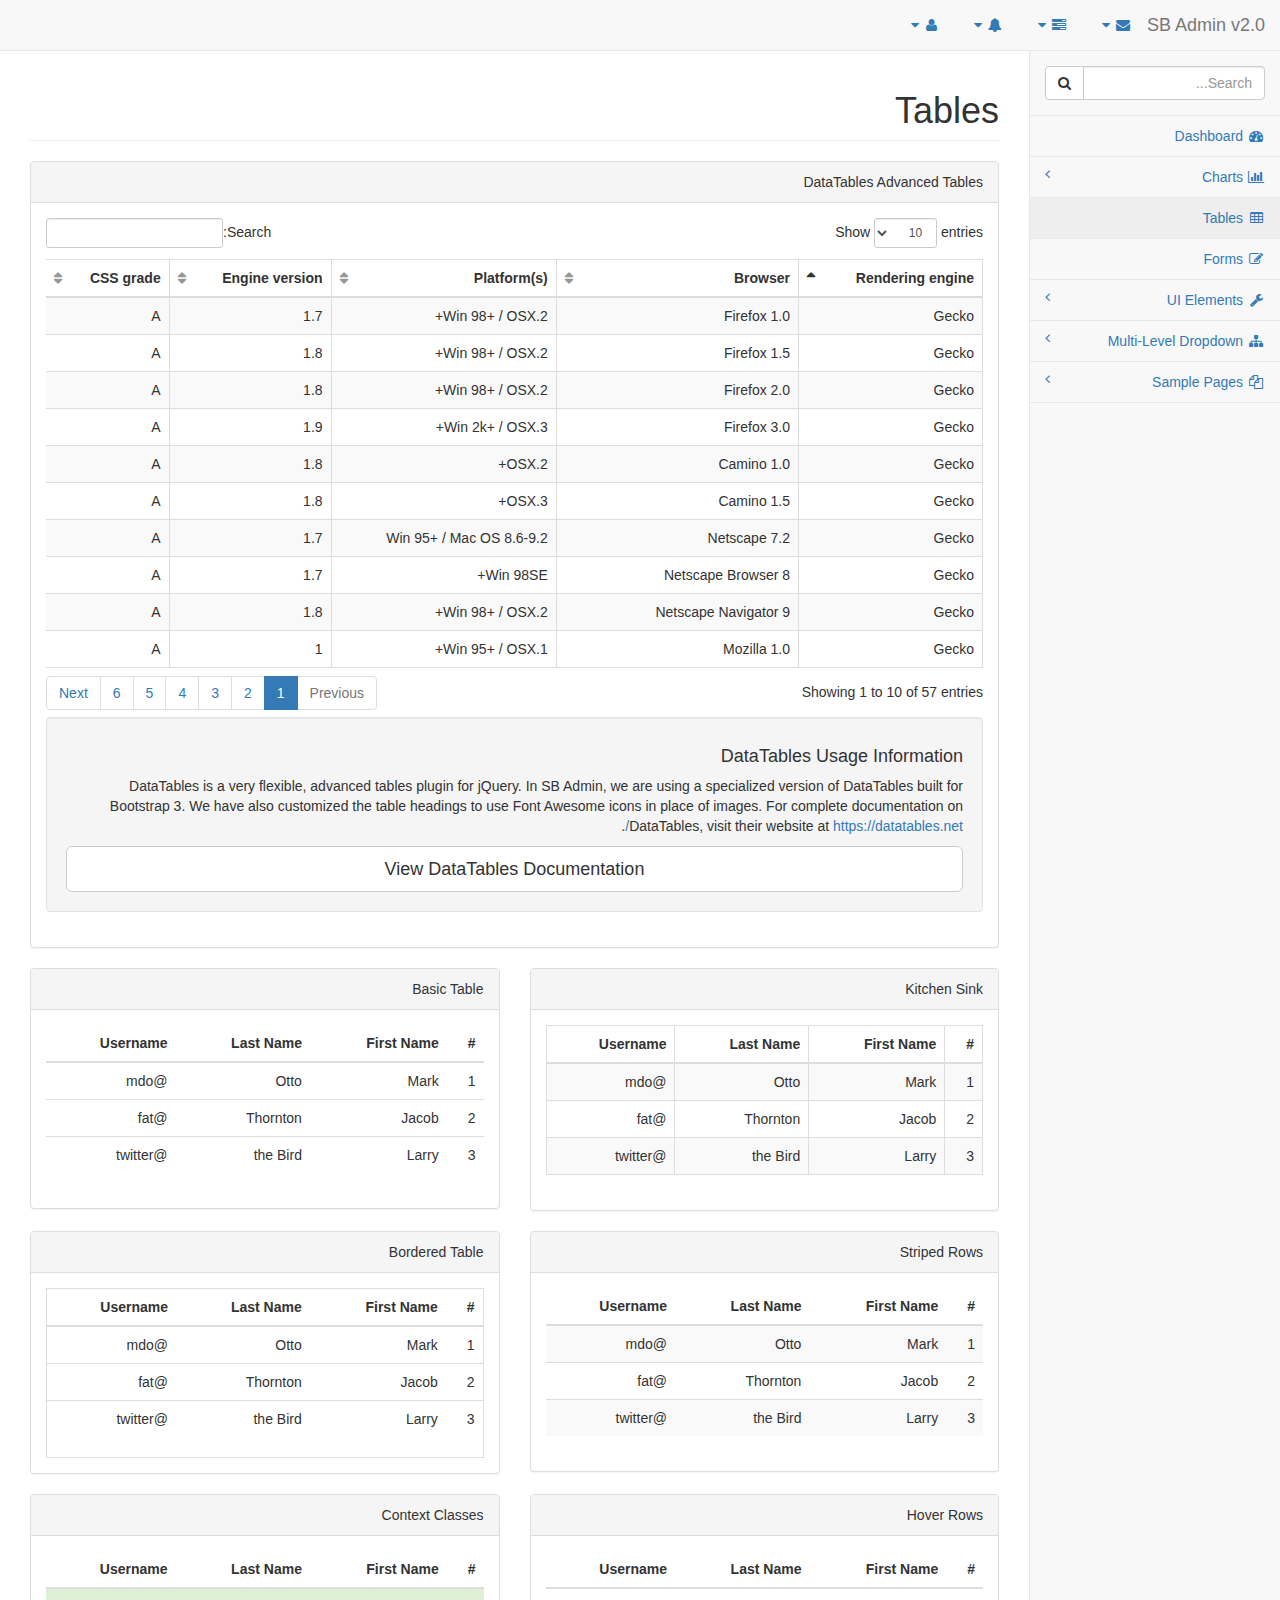
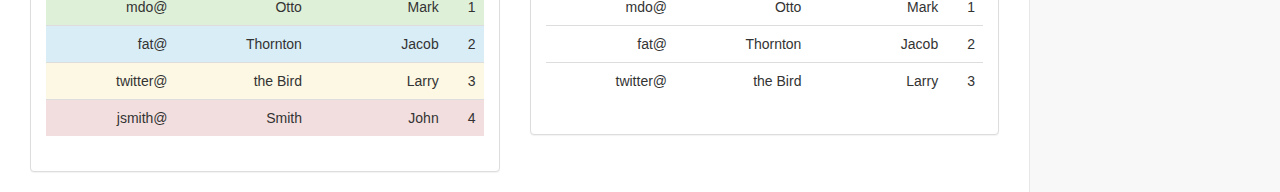
<file: emp-dash/tables.html>
<!DOCTYPE html>
<html lang="en">

<head>

    <meta charset="utf-8">
    <meta http-equiv="X-UA-Compatible" content="IE=edge">
    <meta name="viewport" content="width=device-width, initial-scale=1">
    <meta name="description" content="">
    <meta name="author" content="">

    <title>SB Admin 2 - Bootstrap Admin Theme</title>

    <!-- Bootstrap Core CSS -->
    <link href="css/rtl/bootstrap.min.css" rel="stylesheet">
    
    <!-- not use this in ltr -->
    <link href="css/rtl/bootstrap.rtl.css" rel="stylesheet">

    <!-- MetisMenu CSS -->
    <link href="css/plugins/metisMenu/metisMenu.min.css" rel="stylesheet">

    <!-- DataTables CSS -->
    <link href="css/plugins/dataTables.bootstrap.css" rel="stylesheet">

    <!-- Custom CSS -->
    <link href="css/rtl/sb-admin-2.css" rel="stylesheet">

    <!-- Custom Fonts -->
    <link href="css/font-awesome/font-awesome.min.css" rel="stylesheet" type="text/css">

    <!-- HTML5 Shim and Respond.js IE8 support of HTML5 elements and media queries -->
    <!-- WARNING: Respond.js doesn't work if you view the page via file:// -->
    <!--[if lt IE 9]>
        <script src="https://oss.maxcdn.com/libs/html5shiv/3.7.0/html5shiv.js"></script>
        <script src="https://oss.maxcdn.com/libs/respond.js/1.4.2/respond.min.js"></script>
    <![endif]-->

</head>

<body>

    <div id="wrapper">

        <!-- Navigation -->
        <nav class="navbar navbar-default navbar-static-top" role="navigation" style="margin-bottom: 0">
            <div class="navbar-header">
                <button type="button" class="navbar-toggle" data-toggle="collapse" data-target=".navbar-collapse">
                    <span class="sr-only">Toggle navigation</span>
                    <span class="icon-bar"></span>
                    <span class="icon-bar"></span>
                    <span class="icon-bar"></span>
                </button>
                <a class="navbar-brand" href="index.html">SB Admin v2.0</a>
            </div>
            <!-- /.navbar-header -->

            <ul class="nav navbar-top-links navbar-right">
                <li class="dropdown">
                    <a class="dropdown-toggle" data-toggle="dropdown" href="#">
                        <i class="fa fa-envelope fa-fw"></i> <i class="fa fa-caret-down"></i>
                    </a>
                    <ul class="dropdown-menu dropdown-messages">
                        <li>
                            <a href="#">
                                <div>
                                    <strong>John Smith</strong>
                                    <span class="pull-right text-muted">
                                        <em>Yesterday</em>
                                    </span>
                                </div>
                                <div>Lorem ipsum dolor sit amet, consectetur adipiscing elit. Pellentesque eleifend...</div>
                            </a>
                        </li>
                        <li class="divider"></li>
                        <li>
                            <a href="#">
                                <div>
                                    <strong>John Smith</strong>
                                    <span class="pull-right text-muted">
                                        <em>Yesterday</em>
                                    </span>
                                </div>
                                <div>Lorem ipsum dolor sit amet, consectetur adipiscing elit. Pellentesque eleifend...</div>
                            </a>
                        </li>
                        <li class="divider"></li>
                        <li>
                            <a href="#">
                                <div>
                                    <strong>John Smith</strong>
                                    <span class="pull-right text-muted">
                                        <em>Yesterday</em>
                                    </span>
                                </div>
                                <div>Lorem ipsum dolor sit amet, consectetur adipiscing elit. Pellentesque eleifend...</div>
                            </a>
                        </li>
                        <li class="divider"></li>
                        <li>
                            <a class="text-center" href="#">
                                <strong>Read All Messages</strong>
                                <i class="fa fa-angle-right"></i>
                            </a>
                        </li>
                    </ul>
                    <!-- /.dropdown-messages -->
                </li>
                <!-- /.dropdown -->
                <li class="dropdown">
                    <a class="dropdown-toggle" data-toggle="dropdown" href="#">
                        <i class="fa fa-tasks fa-fw"></i> <i class="fa fa-caret-down"></i>
                    </a>
                    <ul class="dropdown-menu dropdown-tasks">
                        <li>
                            <a href="#">
                                <div>
                                    <p>
                                        <strong>Task 1</strong>
                                        <span class="pull-right text-muted">40% Complete</span>
                                    </p>
                                    <div class="progress progress-striped active">
                                        <div class="progress-bar progress-bar-success" role="progressbar" aria-valuenow="40" aria-valuemin="0" aria-valuemax="100" style="width: 40%">
                                            <span class="sr-only">40% Complete (success)</span>
                                        </div>
                                    </div>
                                </div>
                            </a>
                        </li>
                        <li class="divider"></li>
                        <li>
                            <a href="#">
                                <div>
                                    <p>
                                        <strong>Task 2</strong>
                                        <span class="pull-right text-muted">20% Complete</span>
                                    </p>
                                    <div class="progress progress-striped active">
                                        <div class="progress-bar progress-bar-info" role="progressbar" aria-valuenow="20" aria-valuemin="0" aria-valuemax="100" style="width: 20%">
                                            <span class="sr-only">20% Complete</span>
                                        </div>
                                    </div>
                                </div>
                            </a>
                        </li>
                        <li class="divider"></li>
                        <li>
                            <a href="#">
                                <div>
                                    <p>
                                        <strong>Task 3</strong>
                                        <span class="pull-right text-muted">60% Complete</span>
                                    </p>
                                    <div class="progress progress-striped active">
                                        <div class="progress-bar progress-bar-warning" role="progressbar" aria-valuenow="60" aria-valuemin="0" aria-valuemax="100" style="width: 60%">
                                            <span class="sr-only">60% Complete (warning)</span>
                                        </div>
                                    </div>
                                </div>
                            </a>
                        </li>
                        <li class="divider"></li>
                        <li>
                            <a href="#">
                                <div>
                                    <p>
                                        <strong>Task 4</strong>
                                        <span class="pull-right text-muted">80% Complete</span>
                                    </p>
                                    <div class="progress progress-striped active">
                                        <div class="progress-bar progress-bar-danger" role="progressbar" aria-valuenow="80" aria-valuemin="0" aria-valuemax="100" style="width: 80%">
                                            <span class="sr-only">80% Complete (danger)</span>
                                        </div>
                                    </div>
                                </div>
                            </a>
                        </li>
                        <li class="divider"></li>
                        <li>
                            <a class="text-center" href="#">
                                <strong>See All Tasks</strong>
                                <i class="fa fa-angle-right"></i>
                            </a>
                        </li>
                    </ul>
                    <!-- /.dropdown-tasks -->
                </li>
                <!-- /.dropdown -->
                <li class="dropdown">
                    <a class="dropdown-toggle" data-toggle="dropdown" href="#">
                        <i class="fa fa-bell fa-fw"></i> <i class="fa fa-caret-down"></i>
                    </a>
                    <ul class="dropdown-menu dropdown-alerts">
                        <li>
                            <a href="#">
                                <div>
                                    <i class="fa fa-comment fa-fw"></i> New Comment
                                    <span class="pull-right text-muted small">4 minutes ago</span>
                                </div>
                            </a>
                        </li>
                        <li class="divider"></li>
                        <li>
                            <a href="#">
                                <div>
                                    <i class="fa fa-twitter fa-fw"></i> 3 New Followers
                                    <span class="pull-right text-muted small">12 minutes ago</span>
                                </div>
                            </a>
                        </li>
                        <li class="divider"></li>
                        <li>
                            <a href="#">
                                <div>
                                    <i class="fa fa-envelope fa-fw"></i> Message Sent
                                    <span class="pull-right text-muted small">4 minutes ago</span>
                                </div>
                            </a>
                        </li>
                        <li class="divider"></li>
                        <li>
                            <a href="#">
                                <div>
                                    <i class="fa fa-tasks fa-fw"></i> New Task
                                    <span class="pull-right text-muted small">4 minutes ago</span>
                                </div>
                            </a>
                        </li>
                        <li class="divider"></li>
                        <li>
                            <a href="#">
                                <div>
                                    <i class="fa fa-upload fa-fw"></i> Server Rebooted
                                    <span class="pull-right text-muted small">4 minutes ago</span>
                                </div>
                            </a>
                        </li>
                        <li class="divider"></li>
                        <li>
                            <a class="text-center" href="#">
                                <strong>See All Alerts</strong>
                                <i class="fa fa-angle-right"></i>
                            </a>
                        </li>
                    </ul>
                    <!-- /.dropdown-alerts -->
                </li>
                <!-- /.dropdown -->
                <li class="dropdown">
                    <a class="dropdown-toggle" data-toggle="dropdown" href="#">
                        <i class="fa fa-user fa-fw"></i> <i class="fa fa-caret-down"></i>
                    </a>
                    <ul class="dropdown-menu dropdown-user">
                        <li><a href="#"><i class="fa fa-user fa-fw"></i> User Profile</a>
                        </li>
                        <li><a href="#"><i class="fa fa-gear fa-fw"></i> Settings</a>
                        </li>
                        <li class="divider"></li>
                        <li><a href="login.html"><i class="fa fa-sign-out fa-fw"></i> Logout</a>
                        </li>
                    </ul>
                    <!-- /.dropdown-user -->
                </li>
                <!-- /.dropdown -->
            </ul>
            <!-- /.navbar-top-links -->

            <div class="navbar-default sidebar" role="navigation">
                <div class="sidebar-nav navbar-collapse">
                    <ul class="nav" id="side-menu">
                        <li class="sidebar-search">
                            <div class="input-group custom-search-form">
                                <input type="text" class="form-control" placeholder="Search...">
                                <span class="input-group-btn">
                                <button class="btn btn-default" type="button">
                                    <i class="fa fa-search"></i>
                                </button>
                            </span>
                            </div>
                            <!-- /input-group -->
                        </li>
                        <li>
                            <a href="index.html"><i class="fa fa-dashboard fa-fw"></i> Dashboard</a>
                        </li>
                        <li>
                            <a href="#"><i class="fa fa-bar-chart-o fa-fw"></i> Charts<span class="fa arrow"></span></a>
                            <ul class="nav nav-second-level">
                                <li>
                                    <a href="flot.html">Flot Charts</a>
                                </li>
                                <li>
                                    <a href="morris.html">Morris.js Charts</a>
                                </li>
                            </ul>
                            <!-- /.nav-second-level -->
                        </li>
                        <li>
                            <a class="active" href="tables.html"><i class="fa fa-table fa-fw"></i> Tables</a>
                        </li>
                        <li>
                            <a href="forms.html"><i class="fa fa-edit fa-fw"></i> Forms</a>
                        </li>
                        <li>
                            <a href="#"><i class="fa fa-wrench fa-fw"></i> UI Elements<span class="fa arrow"></span></a>
                            <ul class="nav nav-second-level">
                                <li>
                                    <a href="panels-wells.html">Panels and Wells</a>
                                </li>
                                <li>
                                    <a href="buttons.html">Buttons</a>
                                </li>
                                <li>
                                    <a href="notifications.html">Notifications</a>
                                </li>
                                <li>
                                    <a href="typography.html">Typography</a>
                                </li>
                                <li>
                                    <a href="grid.html">Grid</a>
                                </li>
                            </ul>
                            <!-- /.nav-second-level -->
                        </li>
                        <li>
                            <a href="#"><i class="fa fa-sitemap fa-fw"></i> Multi-Level Dropdown<span class="fa arrow"></span></a>
                            <ul class="nav nav-second-level">
                                <li>
                                    <a href="#">Second Level Item</a>
                                </li>
                                <li>
                                    <a href="#">Second Level Item</a>
                                </li>
                                <li>
                                    <a href="#">Third Level <span class="fa arrow"></span></a>
                                    <ul class="nav nav-third-level">
                                        <li>
                                            <a href="#">Third Level Item</a>
                                        </li>
                                        <li>
                                            <a href="#">Third Level Item</a>
                                        </li>
                                        <li>
                                            <a href="#">Third Level Item</a>
                                        </li>
                                        <li>
                                            <a href="#">Third Level Item</a>
                                        </li>
                                    </ul>
                                    <!-- /.nav-third-level -->
                                </li>
                            </ul>
                            <!-- /.nav-second-level -->
                        </li>
                        <li>
                            <a href="#"><i class="fa fa-files-o fa-fw"></i> Sample Pages<span class="fa arrow"></span></a>
                            <ul class="nav nav-second-level">
                                <li>
                                    <a href="blank.html">Blank Page</a>
                                </li>
                                <li>
                                    <a href="login.html">Login Page</a>
                                </li>
                            </ul>
                            <!-- /.nav-second-level -->
                        </li>
                    </ul>
                </div>
                <!-- /.sidebar-collapse -->
            </div>
            <!-- /.navbar-static-side -->
        </nav>

        <div id="page-wrapper">
            <div class="row">
                <div class="col-lg-12">
                    <h1 class="page-header">Tables</h1>
                </div>
                <!-- /.col-lg-12 -->
            </div>
            <!-- /.row -->
            <div class="row">
                <div class="col-lg-12">
                    <div class="panel panel-default">
                        <div class="panel-heading">
                            DataTables Advanced Tables
                        </div>
                        <!-- /.panel-heading -->
                        <div class="panel-body">
                            <div class="table-responsive">
                                <table class="table table-striped table-bordered table-hover" id="dataTables-example">
                                    <thead>
                                        <tr>
                                            <th>Rendering engine</th>
                                            <th>Browser</th>
                                            <th>Platform(s)</th>
                                            <th>Engine version</th>
                                            <th>CSS grade</th>
                                        </tr>
                                    </thead>
                                    <tbody>
                                        <tr class="odd gradeX">
                                            <td>Trident</td>
                                            <td>Internet Explorer 4.0</td>
                                            <td>Win 95+</td>
                                            <td class="center">4</td>
                                            <td class="center">X</td>
                                        </tr>
                                        <tr class="even gradeC">
                                            <td>Trident</td>
                                            <td>Internet Explorer 5.0</td>
                                            <td>Win 95+</td>
                                            <td class="center">5</td>
                                            <td class="center">C</td>
                                        </tr>
                                        <tr class="odd gradeA">
                                            <td>Trident</td>
                                            <td>Internet Explorer 5.5</td>
                                            <td>Win 95+</td>
                                            <td class="center">5.5</td>
                                            <td class="center">A</td>
                                        </tr>
                                        <tr class="even gradeA">
                                            <td>Trident</td>
                                            <td>Internet Explorer 6</td>
                                            <td>Win 98+</td>
                                            <td class="center">6</td>
                                            <td class="center">A</td>
                                        </tr>
                                        <tr class="odd gradeA">
                                            <td>Trident</td>
                                            <td>Internet Explorer 7</td>
                                            <td>Win XP SP2+</td>
                                            <td class="center">7</td>
                                            <td class="center">A</td>
                                        </tr>
                                        <tr class="even gradeA">
                                            <td>Trident</td>
                                            <td>AOL browser (AOL desktop)</td>
                                            <td>Win XP</td>
                                            <td class="center">6</td>
                                            <td class="center">A</td>
                                        </tr>
                                        <tr class="gradeA">
                                            <td>Gecko</td>
                                            <td>Firefox 1.0</td>
                                            <td>Win 98+ / OSX.2+</td>
                                            <td class="center">1.7</td>
                                            <td class="center">A</td>
                                        </tr>
                                        <tr class="gradeA">
                                            <td>Gecko</td>
                                            <td>Firefox 1.5</td>
                                            <td>Win 98+ / OSX.2+</td>
                                            <td class="center">1.8</td>
                                            <td class="center">A</td>
                                        </tr>
                                        <tr class="gradeA">
                                            <td>Gecko</td>
                                            <td>Firefox 2.0</td>
                                            <td>Win 98+ / OSX.2+</td>
                                            <td class="center">1.8</td>
                                            <td class="center">A</td>
                                        </tr>
                                        <tr class="gradeA">
                                            <td>Gecko</td>
                                            <td>Firefox 3.0</td>
                                            <td>Win 2k+ / OSX.3+</td>
                                            <td class="center">1.9</td>
                                            <td class="center">A</td>
                                        </tr>
                                        <tr class="gradeA">
                                            <td>Gecko</td>
                                            <td>Camino 1.0</td>
                                            <td>OSX.2+</td>
                                            <td class="center">1.8</td>
                                            <td class="center">A</td>
                                        </tr>
                                        <tr class="gradeA">
                                            <td>Gecko</td>
                                            <td>Camino 1.5</td>
                                            <td>OSX.3+</td>
                                            <td class="center">1.8</td>
                                            <td class="center">A</td>
                                        </tr>
                                        <tr class="gradeA">
                                            <td>Gecko</td>
                                            <td>Netscape 7.2</td>
                                            <td>Win 95+ / Mac OS 8.6-9.2</td>
                                            <td class="center">1.7</td>
                                            <td class="center">A</td>
                                        </tr>
                                        <tr class="gradeA">
                                            <td>Gecko</td>
                                            <td>Netscape Browser 8</td>
                                            <td>Win 98SE+</td>
                                            <td class="center">1.7</td>
                                            <td class="center">A</td>
                                        </tr>
                                        <tr class="gradeA">
                                            <td>Gecko</td>
                                            <td>Netscape Navigator 9</td>
                                            <td>Win 98+ / OSX.2+</td>
                                            <td class="center">1.8</td>
                                            <td class="center">A</td>
                                        </tr>
                                        <tr class="gradeA">
                                            <td>Gecko</td>
                                            <td>Mozilla 1.0</td>
                                            <td>Win 95+ / OSX.1+</td>
                                            <td class="center">1</td>
                                            <td class="center">A</td>
                                        </tr>
                                        <tr class="gradeA">
                                            <td>Gecko</td>
                                            <td>Mozilla 1.1</td>
                                            <td>Win 95+ / OSX.1+</td>
                                            <td class="center">1.1</td>
                                            <td class="center">A</td>
                                        </tr>
                                        <tr class="gradeA">
                                            <td>Gecko</td>
                                            <td>Mozilla 1.2</td>
                                            <td>Win 95+ / OSX.1+</td>
                                            <td class="center">1.2</td>
                                            <td class="center">A</td>
                                        </tr>
                                        <tr class="gradeA">
                                            <td>Gecko</td>
                                            <td>Mozilla 1.3</td>
                                            <td>Win 95+ / OSX.1+</td>
                                            <td class="center">1.3</td>
                                            <td class="center">A</td>
                                        </tr>
                                        <tr class="gradeA">
                                            <td>Gecko</td>
                                            <td>Mozilla 1.4</td>
                                            <td>Win 95+ / OSX.1+</td>
                                            <td class="center">1.4</td>
                                            <td class="center">A</td>
                                        </tr>
                                        <tr class="gradeA">
                                            <td>Gecko</td>
                                            <td>Mozilla 1.5</td>
                                            <td>Win 95+ / OSX.1+</td>
                                            <td class="center">1.5</td>
                                            <td class="center">A</td>
                                        </tr>
                                        <tr class="gradeA">
                                            <td>Gecko</td>
                                            <td>Mozilla 1.6</td>
                                            <td>Win 95+ / OSX.1+</td>
                                            <td class="center">1.6</td>
                                            <td class="center">A</td>
                                        </tr>
                                        <tr class="gradeA">
                                            <td>Gecko</td>
                                            <td>Mozilla 1.7</td>
                                            <td>Win 98+ / OSX.1+</td>
                                            <td class="center">1.7</td>
                                            <td class="center">A</td>
                                        </tr>
                                        <tr class="gradeA">
                                            <td>Gecko</td>
                                            <td>Mozilla 1.8</td>
                                            <td>Win 98+ / OSX.1+</td>
                                            <td class="center">1.8</td>
                                            <td class="center">A</td>
                                        </tr>
                                        <tr class="gradeA">
                                            <td>Gecko</td>
                                            <td>Seamonkey 1.1</td>
                                            <td>Win 98+ / OSX.2+</td>
                                            <td class="center">1.8</td>
                                            <td class="center">A</td>
                                        </tr>
                                        <tr class="gradeA">
                                            <td>Gecko</td>
                                            <td>Epiphany 2.20</td>
                                            <td>Gnome</td>
                                            <td class="center">1.8</td>
                                            <td class="center">A</td>
                                        </tr>
                                        <tr class="gradeA">
                                            <td>Webkit</td>
                                            <td>Safari 1.2</td>
                                            <td>OSX.3</td>
                                            <td class="center">125.5</td>
                                            <td class="center">A</td>
                                        </tr>
                                        <tr class="gradeA">
                                            <td>Webkit</td>
                                            <td>Safari 1.3</td>
                                            <td>OSX.3</td>
                                            <td class="center">312.8</td>
                                            <td class="center">A</td>
                                        </tr>
                                        <tr class="gradeA">
                                            <td>Webkit</td>
                                            <td>Safari 2.0</td>
                                            <td>OSX.4+</td>
                                            <td class="center">419.3</td>
                                            <td class="center">A</td>
                                        </tr>
                                        <tr class="gradeA">
                                            <td>Webkit</td>
                                            <td>Safari 3.0</td>
                                            <td>OSX.4+</td>
                                            <td class="center">522.1</td>
                                            <td class="center">A</td>
                                        </tr>
                                        <tr class="gradeA">
                                            <td>Webkit</td>
                                            <td>OmniWeb 5.5</td>
                                            <td>OSX.4+</td>
                                            <td class="center">420</td>
                                            <td class="center">A</td>
                                        </tr>
                                        <tr class="gradeA">
                                            <td>Webkit</td>
                                            <td>iPod Touch / iPhone</td>
                                            <td>iPod</td>
                                            <td class="center">420.1</td>
                                            <td class="center">A</td>
                                        </tr>
                                        <tr class="gradeA">
                                            <td>Webkit</td>
                                            <td>S60</td>
                                            <td>S60</td>
                                            <td class="center">413</td>
                                            <td class="center">A</td>
                                        </tr>
                                        <tr class="gradeA">
                                            <td>Presto</td>
                                            <td>Opera 7.0</td>
                                            <td>Win 95+ / OSX.1+</td>
                                            <td class="center">-</td>
                                            <td class="center">A</td>
                                        </tr>
                                        <tr class="gradeA">
                                            <td>Presto</td>
                                            <td>Opera 7.5</td>
                                            <td>Win 95+ / OSX.2+</td>
                                            <td class="center">-</td>
                                            <td class="center">A</td>
                                        </tr>
                                        <tr class="gradeA">
                                            <td>Presto</td>
                                            <td>Opera 8.0</td>
                                            <td>Win 95+ / OSX.2+</td>
                                            <td class="center">-</td>
                                            <td class="center">A</td>
                                        </tr>
                                        <tr class="gradeA">
                                            <td>Presto</td>
                                            <td>Opera 8.5</td>
                                            <td>Win 95+ / OSX.2+</td>
                                            <td class="center">-</td>
                                            <td class="center">A</td>
                                        </tr>
                                        <tr class="gradeA">
                                            <td>Presto</td>
                                            <td>Opera 9.0</td>
                                            <td>Win 95+ / OSX.3+</td>
                                            <td class="center">-</td>
                                            <td class="center">A</td>
                                        </tr>
                                        <tr class="gradeA">
                                            <td>Presto</td>
                                            <td>Opera 9.2</td>
                                            <td>Win 88+ / OSX.3+</td>
                                            <td class="center">-</td>
                                            <td class="center">A</td>
                                        </tr>
                                        <tr class="gradeA">
                                            <td>Presto</td>
                                            <td>Opera 9.5</td>
                                            <td>Win 88+ / OSX.3+</td>
                                            <td class="center">-</td>
                                            <td class="center">A</td>
                                        </tr>
                                        <tr class="gradeA">
                                            <td>Presto</td>
                                            <td>Opera for Wii</td>
                                            <td>Wii</td>
                                            <td class="center">-</td>
                                            <td class="center">A</td>
                                        </tr>
                                        <tr class="gradeA">
                                            <td>Presto</td>
                                            <td>Nokia N800</td>
                                            <td>N800</td>
                                            <td class="center">-</td>
                                            <td class="center">A</td>
                                        </tr>
                                        <tr class="gradeA">
                                            <td>Presto</td>
                                            <td>Nintendo DS browser</td>
                                            <td>Nintendo DS</td>
                                            <td class="center">8.5</td>
                                            <td class="center">C/A<sup>1</sup>
                                            </td>
                                        </tr>
                                        <tr class="gradeC">
                                            <td>KHTML</td>
                                            <td>Konqureror 3.1</td>
                                            <td>KDE 3.1</td>
                                            <td class="center">3.1</td>
                                            <td class="center">C</td>
                                        </tr>
                                        <tr class="gradeA">
                                            <td>KHTML</td>
                                            <td>Konqureror 3.3</td>
                                            <td>KDE 3.3</td>
                                            <td class="center">3.3</td>
                                            <td class="center">A</td>
                                        </tr>
                                        <tr class="gradeA">
                                            <td>KHTML</td>
                                            <td>Konqureror 3.5</td>
                                            <td>KDE 3.5</td>
                                            <td class="center">3.5</td>
                                            <td class="center">A</td>
                                        </tr>
                                        <tr class="gradeX">
                                            <td>Tasman</td>
                                            <td>Internet Explorer 4.5</td>
                                            <td>Mac OS 8-9</td>
                                            <td class="center">-</td>
                                            <td class="center">X</td>
                                        </tr>
                                        <tr class="gradeC">
                                            <td>Tasman</td>
                                            <td>Internet Explorer 5.1</td>
                                            <td>Mac OS 7.6-9</td>
                                            <td class="center">1</td>
                                            <td class="center">C</td>
                                        </tr>
                                        <tr class="gradeC">
                                            <td>Tasman</td>
                                            <td>Internet Explorer 5.2</td>
                                            <td>Mac OS 8-X</td>
                                            <td class="center">1</td>
                                            <td class="center">C</td>
                                        </tr>
                                        <tr class="gradeA">
                                            <td>Misc</td>
                                            <td>NetFront 3.1</td>
                                            <td>Embedded devices</td>
                                            <td class="center">-</td>
                                            <td class="center">C</td>
                                        </tr>
                                        <tr class="gradeA">
                                            <td>Misc</td>
                                            <td>NetFront 3.4</td>
                                            <td>Embedded devices</td>
                                            <td class="center">-</td>
                                            <td class="center">A</td>
                                        </tr>
                                        <tr class="gradeX">
                                            <td>Misc</td>
                                            <td>Dillo 0.8</td>
                                            <td>Embedded devices</td>
                                            <td class="center">-</td>
                                            <td class="center">X</td>
                                        </tr>
                                        <tr class="gradeX">
                                            <td>Misc</td>
                                            <td>Links</td>
                                            <td>Text only</td>
                                            <td class="center">-</td>
                                            <td class="center">X</td>
                                        </tr>
                                        <tr class="gradeX">
                                            <td>Misc</td>
                                            <td>Lynx</td>
                                            <td>Text only</td>
                                            <td class="center">-</td>
                                            <td class="center">X</td>
                                        </tr>
                                        <tr class="gradeC">
                                            <td>Misc</td>
                                            <td>IE Mobile</td>
                                            <td>Windows Mobile 6</td>
                                            <td class="center">-</td>
                                            <td class="center">C</td>
                                        </tr>
                                        <tr class="gradeC">
                                            <td>Misc</td>
                                            <td>PSP browser</td>
                                            <td>PSP</td>
                                            <td class="center">-</td>
                                            <td class="center">C</td>
                                        </tr>
                                        <tr class="gradeU">
                                            <td>Other browsers</td>
                                            <td>All others</td>
                                            <td>-</td>
                                            <td class="center">-</td>
                                            <td class="center">U</td>
                                        </tr>
                                    </tbody>
                                </table>
                            </div>
                            <!-- /.table-responsive -->
                            <div class="well">
                                <h4>DataTables Usage Information</h4>
                                <p>DataTables is a very flexible, advanced tables plugin for jQuery. In SB Admin, we are using a specialized version of DataTables built for Bootstrap 3. We have also customized the table headings to use Font Awesome icons
                                    in place of images. For complete documentation on DataTables, visit their website at <a target="_blank" href="https://datatables.net/">https://datatables.net/</a>.</p>
                                <a class="btn btn-default btn-lg btn-block" target="_blank" href="https://datatables.net/">View DataTables Documentation</a>
                            </div>
                        </div>
                        <!-- /.panel-body -->
                    </div>
                    <!-- /.panel -->
                </div>
                <!-- /.col-lg-12 -->
            </div>
            <!-- /.row -->
            <div class="row">
                <div class="col-lg-6">
                    <div class="panel panel-default">
                        <div class="panel-heading">
                            Kitchen Sink
                        </div>
                        <!-- /.panel-heading -->
                        <div class="panel-body">
                            <div class="table-responsive">
                                <table class="table table-striped table-bordered table-hover">
                                    <thead>
                                        <tr>
                                            <th>#</th>
                                            <th>First Name</th>
                                            <th>Last Name</th>
                                            <th>Username</th>
                                        </tr>
                                    </thead>
                                    <tbody>
                                        <tr>
                                            <td>1</td>
                                            <td>Mark</td>
                                            <td>Otto</td>
                                            <td>@mdo</td>
                                        </tr>
                                        <tr>
                                            <td>2</td>
                                            <td>Jacob</td>
                                            <td>Thornton</td>
                                            <td>@fat</td>
                                        </tr>
                                        <tr>
                                            <td>3</td>
                                            <td>Larry</td>
                                            <td>the Bird</td>
                                            <td>@twitter</td>
                                        </tr>
                                    </tbody>
                                </table>
                            </div>
                            <!-- /.table-responsive -->
                        </div>
                        <!-- /.panel-body -->
                    </div>
                    <!-- /.panel -->
                </div>
                <!-- /.col-lg-6 -->
                <div class="col-lg-6">
                    <div class="panel panel-default">
                        <div class="panel-heading">
                            Basic Table
                        </div>
                        <!-- /.panel-heading -->
                        <div class="panel-body">
                            <div class="table-responsive">
                                <table class="table">
                                    <thead>
                                        <tr>
                                            <th>#</th>
                                            <th>First Name</th>
                                            <th>Last Name</th>
                                            <th>Username</th>
                                        </tr>
                                    </thead>
                                    <tbody>
                                        <tr>
                                            <td>1</td>
                                            <td>Mark</td>
                                            <td>Otto</td>
                                            <td>@mdo</td>
                                        </tr>
                                        <tr>
                                            <td>2</td>
                                            <td>Jacob</td>
                                            <td>Thornton</td>
                                            <td>@fat</td>
                                        </tr>
                                        <tr>
                                            <td>3</td>
                                            <td>Larry</td>
                                            <td>the Bird</td>
                                            <td>@twitter</td>
                                        </tr>
                                    </tbody>
                                </table>
                            </div>
                            <!-- /.table-responsive -->
                        </div>
                        <!-- /.panel-body -->
                    </div>
                    <!-- /.panel -->
                </div>
                <!-- /.col-lg-6 -->
            </div>
            <!-- /.row -->
            <div class="row">
                <div class="col-lg-6">
                    <div class="panel panel-default">
                        <div class="panel-heading">
                            Striped Rows
                        </div>
                        <!-- /.panel-heading -->
                        <div class="panel-body">
                            <div class="table-responsive">
                                <table class="table table-striped">
                                    <thead>
                                        <tr>
                                            <th>#</th>
                                            <th>First Name</th>
                                            <th>Last Name</th>
                                            <th>Username</th>
                                        </tr>
                                    </thead>
                                    <tbody>
                                        <tr>
                                            <td>1</td>
                                            <td>Mark</td>
                                            <td>Otto</td>
                                            <td>@mdo</td>
                                        </tr>
                                        <tr>
                                            <td>2</td>
                                            <td>Jacob</td>
                                            <td>Thornton</td>
                                            <td>@fat</td>
                                        </tr>
                                        <tr>
                                            <td>3</td>
                                            <td>Larry</td>
                                            <td>the Bird</td>
                                            <td>@twitter</td>
                                        </tr>
                                    </tbody>
                                </table>
                            </div>
                            <!-- /.table-responsive -->
                        </div>
                        <!-- /.panel-body -->
                    </div>
                    <!-- /.panel -->
                </div>
                <!-- /.col-lg-6 -->
                <div class="col-lg-6">
                    <div class="panel panel-default">
                        <div class="panel-heading">
                            Bordered Table
                        </div>
                        <!-- /.panel-heading -->
                        <div class="panel-body">
                            <div class="table-responsive table-bordered">
                                <table class="table">
                                    <thead>
                                        <tr>
                                            <th>#</th>
                                            <th>First Name</th>
                                            <th>Last Name</th>
                                            <th>Username</th>
                                        </tr>
                                    </thead>
                                    <tbody>
                                        <tr>
                                            <td>1</td>
                                            <td>Mark</td>
                                            <td>Otto</td>
                                            <td>@mdo</td>
                                        </tr>
                                        <tr>
                                            <td>2</td>
                                            <td>Jacob</td>
                                            <td>Thornton</td>
                                            <td>@fat</td>
                                        </tr>
                                        <tr>
                                            <td>3</td>
                                            <td>Larry</td>
                                            <td>the Bird</td>
                                            <td>@twitter</td>
                                        </tr>
                                    </tbody>
                                </table>
                            </div>
                            <!-- /.table-responsive -->
                        </div>
                        <!-- /.panel-body -->
                    </div>
                    <!-- /.panel -->
                </div>
                <!-- /.col-lg-6 -->
            </div>
            <!-- /.row -->
            <div class="row">
                <div class="col-lg-6">
                    <div class="panel panel-default">
                        <div class="panel-heading">
                            Hover Rows
                        </div>
                        <!-- /.panel-heading -->
                        <div class="panel-body">
                            <div class="table-responsive">
                                <table class="table table-hover">
                                    <thead>
                                        <tr>
                                            <th>#</th>
                                            <th>First Name</th>
                                            <th>Last Name</th>
                                            <th>Username</th>
                                        </tr>
                                    </thead>
                                    <tbody>
                                        <tr>
                                            <td>1</td>
                                            <td>Mark</td>
                                            <td>Otto</td>
                                            <td>@mdo</td>
                                        </tr>
                                        <tr>
                                            <td>2</td>
                                            <td>Jacob</td>
                                            <td>Thornton</td>
                                            <td>@fat</td>
                                        </tr>
                                        <tr>
                                            <td>3</td>
                                            <td>Larry</td>
                                            <td>the Bird</td>
                                            <td>@twitter</td>
                                        </tr>
                                    </tbody>
                                </table>
                            </div>
                            <!-- /.table-responsive -->
                        </div>
                        <!-- /.panel-body -->
                    </div>
                    <!-- /.panel -->
                </div>
                <!-- /.col-lg-6 -->
                <div class="col-lg-6">
                    <div class="panel panel-default">
                        <div class="panel-heading">
                            Context Classes
                        </div>
                        <!-- /.panel-heading -->
                        <div class="panel-body">
                            <div class="table-responsive">
                                <table class="table">
                                    <thead>
                                        <tr>
                                            <th>#</th>
                                            <th>First Name</th>
                                            <th>Last Name</th>
                                            <th>Username</th>
                                        </tr>
                                    </thead>
                                    <tbody>
                                        <tr class="success">
                                            <td>1</td>
                                            <td>Mark</td>
                                            <td>Otto</td>
                                            <td>@mdo</td>
                                        </tr>
                                        <tr class="info">
                                            <td>2</td>
                                            <td>Jacob</td>
                                            <td>Thornton</td>
                                            <td>@fat</td>
                                        </tr>
                                        <tr class="warning">
                                            <td>3</td>
                                            <td>Larry</td>
                                            <td>the Bird</td>
                                            <td>@twitter</td>
                                        </tr>
                                        <tr class="danger">
                                            <td>4</td>
                                            <td>John</td>
                                            <td>Smith</td>
                                            <td>@jsmith</td>
                                        </tr>
                                    </tbody>
                                </table>
                            </div>
                            <!-- /.table-responsive -->
                        </div>
                        <!-- /.panel-body -->
                    </div>
                    <!-- /.panel -->
                </div>
                <!-- /.col-lg-6 -->
            </div>
            <!-- /.row -->
        </div>
        <!-- /#page-wrapper -->

    </div>
    <!-- /#wrapper -->

    <!-- jQuery Version 1.11.0 -->
    <script src="js/jquery-1.11.0.js"></script>

    <!-- Bootstrap Core JavaScript -->
    <script src="js/bootstrap.min.js"></script>

    <!-- Metis Menu Plugin JavaScript -->
    <script src="js/metisMenu/metisMenu.min.js"></script>

    <!-- DataTables JavaScript -->
    <script src="js/jquery/jquery.dataTables.min.js"></script>
    <script src="js/bootstrap/dataTables.bootstrap.min.js"></script>

    <!-- Custom Theme JavaScript -->
    <script src="js/sb-admin-2.js"></script>

    <!-- Page-Level Demo Scripts - Tables - Use for reference -->
    <script>
        $(document).ready(function() {
          $('#dataTables-example').dataTable();
        });
    </script>

</body>

</html>
</file>
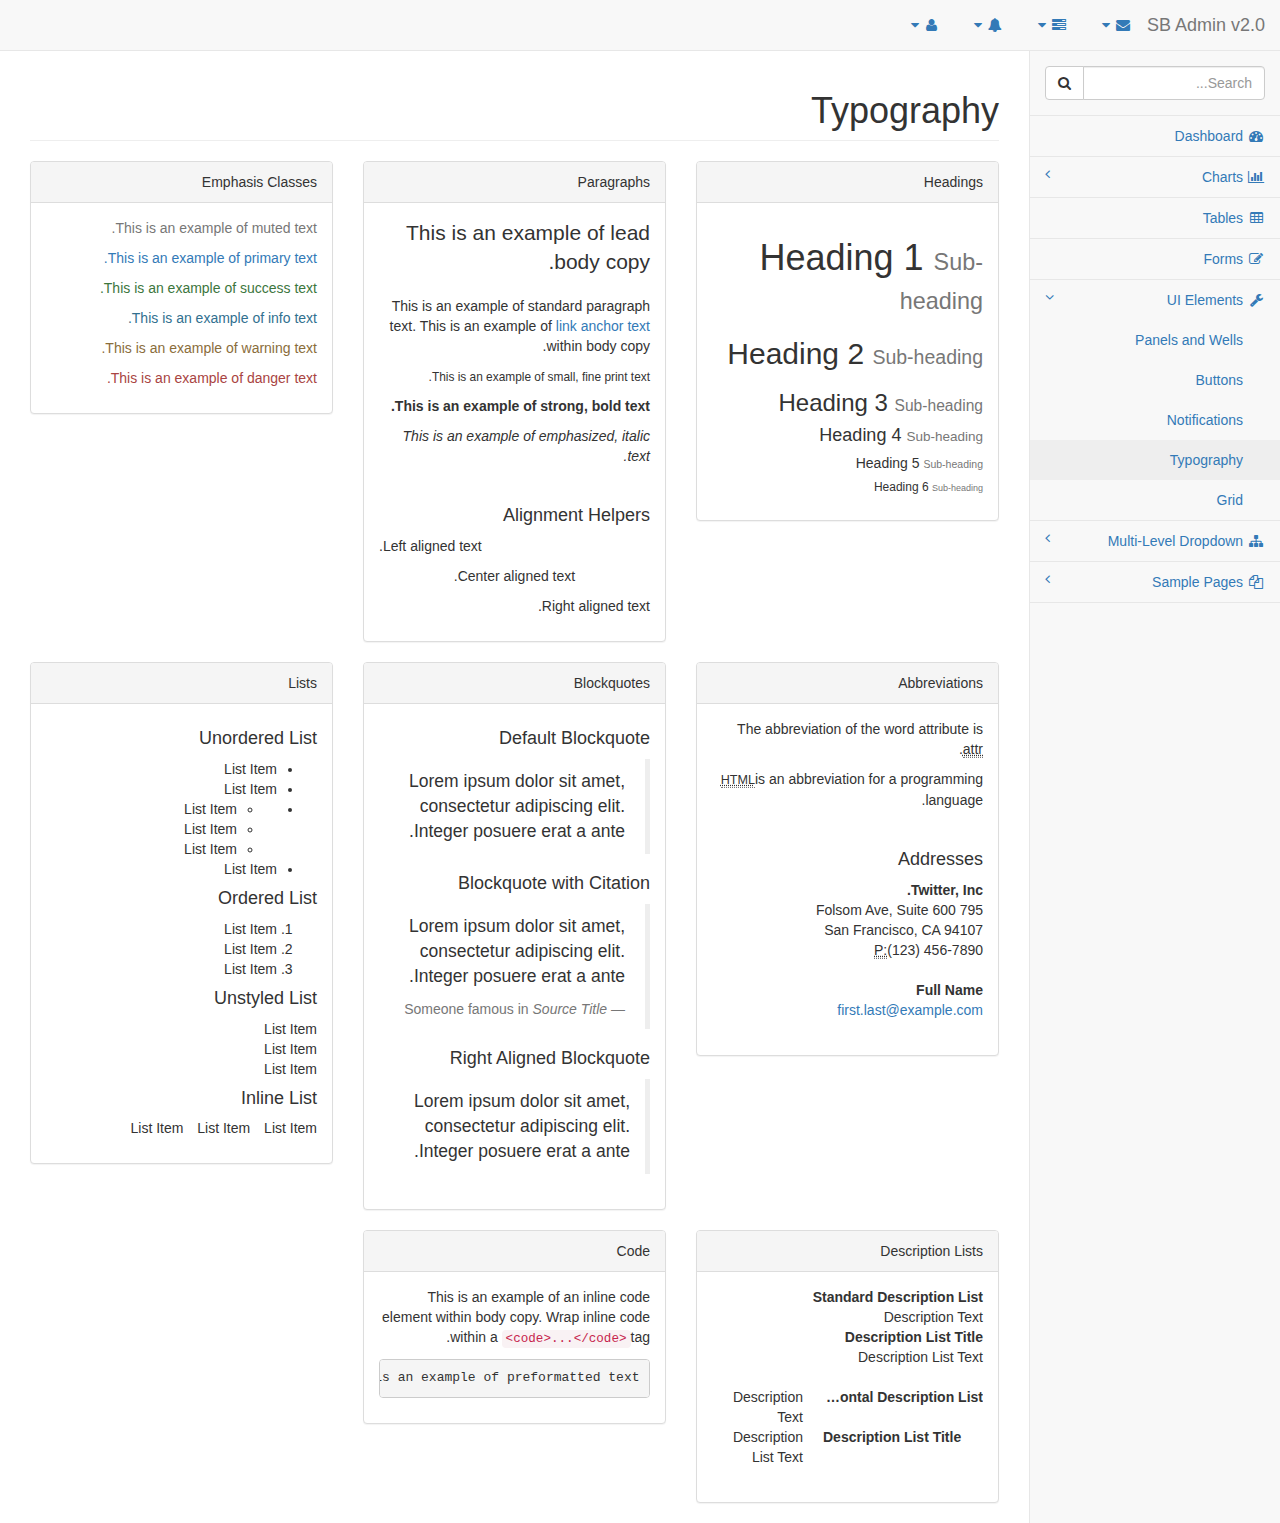
<file: emp-dash/typography.html>
<!DOCTYPE html>
<html lang="en">

<head>

    <meta charset="utf-8">
    <meta http-equiv="X-UA-Compatible" content="IE=edge">
    <meta name="viewport" content="width=device-width, initial-scale=1">
    <meta name="description" content="">
    <meta name="author" content="">

    <title>SB Admin 2 - Bootstrap Admin Theme</title>

    <!-- Bootstrap Core CSS -->
    <link href="css/rtl/bootstrap.min.css" rel="stylesheet">
    
    <!-- not use this in ltr -->
    <link href="css/rtl/bootstrap.rtl.css" rel="stylesheet">

    <!-- MetisMenu CSS -->
    <link href="css/plugins/metisMenu/metisMenu.min.css" rel="stylesheet">

    <!-- Custom CSS -->
    <link href="css/rtl/sb-admin-2.css" rel="stylesheet">

    <!-- Custom Fonts -->
    <link href="css/font-awesome/font-awesome.min.css" rel="stylesheet" type="text/css">

    <!-- HTML5 Shim and Respond.js IE8 support of HTML5 elements and media queries -->
    <!-- WARNING: Respond.js doesn't work if you view the page via file:// -->
    <!--[if lt IE 9]>
        <script src="https://oss.maxcdn.com/libs/html5shiv/3.7.0/html5shiv.js"></script>
        <script src="https://oss.maxcdn.com/libs/respond.js/1.4.2/respond.min.js"></script>
    <![endif]-->

</head>

<body>

    <div id="wrapper">

        <!-- Navigation -->
        <nav class="navbar navbar-default navbar-static-top" role="navigation" style="margin-bottom: 0">
            <div class="navbar-header">
                <button type="button" class="navbar-toggle" data-toggle="collapse" data-target=".navbar-collapse">
                    <span class="sr-only">Toggle navigation</span>
                    <span class="icon-bar"></span>
                    <span class="icon-bar"></span>
                    <span class="icon-bar"></span>
                </button>
                <a class="navbar-brand" href="index.html">SB Admin v2.0</a>
            </div>
            <!-- /.navbar-header -->

            <ul class="nav navbar-top-links navbar-right">
                <li class="dropdown">
                    <a class="dropdown-toggle" data-toggle="dropdown" href="#">
                        <i class="fa fa-envelope fa-fw"></i> <i class="fa fa-caret-down"></i>
                    </a>
                    <ul class="dropdown-menu dropdown-messages">
                        <li>
                            <a href="#">
                                <div>
                                    <strong>John Smith</strong>
                                    <span class="pull-right text-muted">
                                        <em>Yesterday</em>
                                    </span>
                                </div>
                                <div>Lorem ipsum dolor sit amet, consectetur adipiscing elit. Pellentesque eleifend...</div>
                            </a>
                        </li>
                        <li class="divider"></li>
                        <li>
                            <a href="#">
                                <div>
                                    <strong>John Smith</strong>
                                    <span class="pull-right text-muted">
                                        <em>Yesterday</em>
                                    </span>
                                </div>
                                <div>Lorem ipsum dolor sit amet, consectetur adipiscing elit. Pellentesque eleifend...</div>
                            </a>
                        </li>
                        <li class="divider"></li>
                        <li>
                            <a href="#">
                                <div>
                                    <strong>John Smith</strong>
                                    <span class="pull-right text-muted">
                                        <em>Yesterday</em>
                                    </span>
                                </div>
                                <div>Lorem ipsum dolor sit amet, consectetur adipiscing elit. Pellentesque eleifend...</div>
                            </a>
                        </li>
                        <li class="divider"></li>
                        <li>
                            <a class="text-center" href="#">
                                <strong>Read All Messages</strong>
                                <i class="fa fa-angle-right"></i>
                            </a>
                        </li>
                    </ul>
                    <!-- /.dropdown-messages -->
                </li>
                <!-- /.dropdown -->
                <li class="dropdown">
                    <a class="dropdown-toggle" data-toggle="dropdown" href="#">
                        <i class="fa fa-tasks fa-fw"></i> <i class="fa fa-caret-down"></i>
                    </a>
                    <ul class="dropdown-menu dropdown-tasks">
                        <li>
                            <a href="#">
                                <div>
                                    <p>
                                        <strong>Task 1</strong>
                                        <span class="pull-right text-muted">40% Complete</span>
                                    </p>
                                    <div class="progress progress-striped active">
                                        <div class="progress-bar progress-bar-success" role="progressbar" aria-valuenow="40" aria-valuemin="0" aria-valuemax="100" style="width: 40%">
                                            <span class="sr-only">40% Complete (success)</span>
                                        </div>
                                    </div>
                                </div>
                            </a>
                        </li>
                        <li class="divider"></li>
                        <li>
                            <a href="#">
                                <div>
                                    <p>
                                        <strong>Task 2</strong>
                                        <span class="pull-right text-muted">20% Complete</span>
                                    </p>
                                    <div class="progress progress-striped active">
                                        <div class="progress-bar progress-bar-info" role="progressbar" aria-valuenow="20" aria-valuemin="0" aria-valuemax="100" style="width: 20%">
                                            <span class="sr-only">20% Complete</span>
                                        </div>
                                    </div>
                                </div>
                            </a>
                        </li>
                        <li class="divider"></li>
                        <li>
                            <a href="#">
                                <div>
                                    <p>
                                        <strong>Task 3</strong>
                                        <span class="pull-right text-muted">60% Complete</span>
                                    </p>
                                    <div class="progress progress-striped active">
                                        <div class="progress-bar progress-bar-warning" role="progressbar" aria-valuenow="60" aria-valuemin="0" aria-valuemax="100" style="width: 60%">
                                            <span class="sr-only">60% Complete (warning)</span>
                                        </div>
                                    </div>
                                </div>
                            </a>
                        </li>
                        <li class="divider"></li>
                        <li>
                            <a href="#">
                                <div>
                                    <p>
                                        <strong>Task 4</strong>
                                        <span class="pull-right text-muted">80% Complete</span>
                                    </p>
                                    <div class="progress progress-striped active">
                                        <div class="progress-bar progress-bar-danger" role="progressbar" aria-valuenow="80" aria-valuemin="0" aria-valuemax="100" style="width: 80%">
                                            <span class="sr-only">80% Complete (danger)</span>
                                        </div>
                                    </div>
                                </div>
                            </a>
                        </li>
                        <li class="divider"></li>
                        <li>
                            <a class="text-center" href="#">
                                <strong>See All Tasks</strong>
                                <i class="fa fa-angle-right"></i>
                            </a>
                        </li>
                    </ul>
                    <!-- /.dropdown-tasks -->
                </li>
                <!-- /.dropdown -->
                <li class="dropdown">
                    <a class="dropdown-toggle" data-toggle="dropdown" href="#">
                        <i class="fa fa-bell fa-fw"></i> <i class="fa fa-caret-down"></i>
                    </a>
                    <ul class="dropdown-menu dropdown-alerts">
                        <li>
                            <a href="#">
                                <div>
                                    <i class="fa fa-comment fa-fw"></i> New Comment
                                    <span class="pull-right text-muted small">4 minutes ago</span>
                                </div>
                            </a>
                        </li>
                        <li class="divider"></li>
                        <li>
                            <a href="#">
                                <div>
                                    <i class="fa fa-twitter fa-fw"></i> 3 New Followers
                                    <span class="pull-right text-muted small">12 minutes ago</span>
                                </div>
                            </a>
                        </li>
                        <li class="divider"></li>
                        <li>
                            <a href="#">
                                <div>
                                    <i class="fa fa-envelope fa-fw"></i> Message Sent
                                    <span class="pull-right text-muted small">4 minutes ago</span>
                                </div>
                            </a>
                        </li>
                        <li class="divider"></li>
                        <li>
                            <a href="#">
                                <div>
                                    <i class="fa fa-tasks fa-fw"></i> New Task
                                    <span class="pull-right text-muted small">4 minutes ago</span>
                                </div>
                            </a>
                        </li>
                        <li class="divider"></li>
                        <li>
                            <a href="#">
                                <div>
                                    <i class="fa fa-upload fa-fw"></i> Server Rebooted
                                    <span class="pull-right text-muted small">4 minutes ago</span>
                                </div>
                            </a>
                        </li>
                        <li class="divider"></li>
                        <li>
                            <a class="text-center" href="#">
                                <strong>See All Alerts</strong>
                                <i class="fa fa-angle-right"></i>
                            </a>
                        </li>
                    </ul>
                    <!-- /.dropdown-alerts -->
                </li>
                <!-- /.dropdown -->
                <li class="dropdown">
                    <a class="dropdown-toggle" data-toggle="dropdown" href="#">
                        <i class="fa fa-user fa-fw"></i> <i class="fa fa-caret-down"></i>
                    </a>
                    <ul class="dropdown-menu dropdown-user">
                        <li><a href="#"><i class="fa fa-user fa-fw"></i> User Profile</a>
                        </li>
                        <li><a href="#"><i class="fa fa-gear fa-fw"></i> Settings</a>
                        </li>
                        <li class="divider"></li>
                        <li><a href="login.html"><i class="fa fa-sign-out fa-fw"></i> Logout</a>
                        </li>
                    </ul>
                    <!-- /.dropdown-user -->
                </li>
                <!-- /.dropdown -->
            </ul>
            <!-- /.navbar-top-links -->

            <div class="navbar-default sidebar" role="navigation">
                <div class="sidebar-nav navbar-collapse">
                    <ul class="nav" id="side-menu">
                        <li class="sidebar-search">
                            <div class="input-group custom-search-form">
                                <input type="text" class="form-control" placeholder="Search...">
                                <span class="input-group-btn">
                                <button class="btn btn-default" type="button">
                                    <i class="fa fa-search"></i>
                                </button>
                            </span>
                            </div>
                            <!-- /input-group -->
                        </li>
                        <li>
                            <a href="index.html"><i class="fa fa-dashboard fa-fw"></i> Dashboard</a>
                        </li>
                        <li>
                            <a href="#"><i class="fa fa-bar-chart-o fa-fw"></i> Charts<span class="fa arrow"></span></a>
                            <ul class="nav nav-second-level">
                                <li>
                                    <a href="flot.html">Flot Charts</a>
                                </li>
                                <li>
                                    <a href="morris.html">Morris.js Charts</a>
                                </li>
                            </ul>
                            <!-- /.nav-second-level -->
                        </li>
                        <li>
                            <a href="tables.html"><i class="fa fa-table fa-fw"></i> Tables</a>
                        </li>
                        <li>
                            <a href="forms.html"><i class="fa fa-edit fa-fw"></i> Forms</a>
                        </li>
                        <li class="active">
                            <a href="#"><i class="fa fa-wrench fa-fw"></i> UI Elements<span class="fa arrow"></span></a>
                            <ul class="nav nav-second-level">
                                <li>
                                    <a href="panels-wells.html">Panels and Wells</a>
                                </li>
                                <li>
                                    <a href="buttons.html">Buttons</a>
                                </li>
                                <li>
                                    <a href="notifications.html">Notifications</a>
                                </li>
                                <li>
                                    <a class="active" href="typography.html">Typography</a>
                                </li>
                                <li>
                                    <a href="grid.html">Grid</a>
                                </li>
                            </ul>
                            <!-- /.nav-second-level -->
                        </li>
                        <li>
                            <a href="#"><i class="fa fa-sitemap fa-fw"></i> Multi-Level Dropdown<span class="fa arrow"></span></a>
                            <ul class="nav nav-second-level">
                                <li>
                                    <a href="#">Second Level Item</a>
                                </li>
                                <li>
                                    <a href="#">Second Level Item</a>
                                </li>
                                <li>
                                    <a href="#">Third Level <span class="fa arrow"></span></a>
                                    <ul class="nav nav-third-level">
                                        <li>
                                            <a href="#">Third Level Item</a>
                                        </li>
                                        <li>
                                            <a href="#">Third Level Item</a>
                                        </li>
                                        <li>
                                            <a href="#">Third Level Item</a>
                                        </li>
                                        <li>
                                            <a href="#">Third Level Item</a>
                                        </li>
                                    </ul>
                                    <!-- /.nav-third-level -->
                                </li>
                            </ul>
                            <!-- /.nav-second-level -->
                        </li>
                        <li>
                            <a href="#"><i class="fa fa-files-o fa-fw"></i> Sample Pages<span class="fa arrow"></span></a>
                            <ul class="nav nav-second-level">
                                <li>
                                    <a href="blank.html">Blank Page</a>
                                </li>
                                <li>
                                    <a href="login.html">Login Page</a>
                                </li>
                            </ul>
                            <!-- /.nav-second-level -->
                        </li>
                    </ul>
                </div>
                <!-- /.sidebar-collapse -->
            </div>
            <!-- /.navbar-static-side -->
        </nav>

        <div id="page-wrapper">
            <div class="row">
                <div class="col-lg-12">
                    <h1 class="page-header">Typography</h1>
                </div>
                <!-- /.col-lg-12 -->
            </div>
            <!-- /.row -->
            <div class="row">
                <div class="col-lg-4">
                    <div class="panel panel-default">
                        <div class="panel-heading">
                            Headings
                        </div>
                        <div class="panel-body">
                            <h1>Heading 1
                                <small>Sub-heading</small>
                            </h1>
                            <h2>Heading 2
                                <small>Sub-heading</small>
                            </h2>
                            <h3>Heading 3
                                <small>Sub-heading</small>
                            </h3>
                            <h4>Heading 4
                                <small>Sub-heading</small>
                            </h4>
                            <h5>Heading 5
                                <small>Sub-heading</small>
                            </h5>
                            <h6>Heading 6
                                <small>Sub-heading</small>
                            </h6>
                        </div>
                        <!-- /.panel-body -->
                    </div>
                    <!-- /.panel -->
                </div>
                <!-- /.col-lg-4 -->
                <div class="col-lg-4">
                    <div class="panel panel-default">
                        <div class="panel-heading">
                            Paragraphs
                        </div>
                        <div class="panel-body">
                            <p class="lead">This is an example of lead body copy.</p>
                            <p>This is an example of standard paragraph text. This is an example of <a href="#">link anchor text</a> within body copy.</p>
                            <p>
                                <small>This is an example of small, fine print text.</small>
                            </p>
                            <p>
                                <strong>This is an example of strong, bold text.</strong>
                            </p>
                            <p>
                                <em>This is an example of emphasized, italic text.</em>
                            </p>
                            <br>
                            <h4>Alignment Helpers</h4>
                            <p class="text-left">Left aligned text.</p>
                            <p class="text-center">Center aligned text.</p>
                            <p class="text-right">Right aligned text.</p>
                        </div>
                        <!-- /.panel-body -->
                    </div>
                    <!-- /.panel -->
                </div>
                <!-- /.col-lg-4 -->
                <div class="col-lg-4">
                    <div class="panel panel-default">
                        <div class="panel-heading">
                            Emphasis Classes
                        </div>
                        <div class="panel-body">
                            <p class="text-muted">This is an example of muted text.</p>
                            <p class="text-primary">This is an example of primary text.</p>
                            <p class="text-success">This is an example of success text.</p>
                            <p class="text-info">This is an example of info text.</p>
                            <p class="text-warning">This is an example of warning text.</p>
                            <p class="text-danger">This is an example of danger text.</p>
                        </div>
                        <!-- /.panel-body -->
                    </div>
                    <!-- /.panel -->
                </div>
                <!-- /.col-lg-4 -->
            </div>
            <!-- /.row -->
            <div class="row">
                <div class="col-lg-4">
                    <div class="panel panel-default">
                        <div class="panel-heading">
                            Abbreviations
                        </div>
                        <div class="panel-body">
                            <p>The abbreviation of the word attribute is
                                <abbr title="attribute">attr</abbr>.</p>
                            <p>
                                <abbr title="HyperText Markup Language" class="initialism">HTML</abbr>is an abbreviation for a programming language.</p>
                            <br>
                            <h4>Addresses</h4>
                            <address>
                                <strong>Twitter, Inc.</strong>
                                <br>795 Folsom Ave, Suite 600
                                <br>San Francisco, CA 94107
                                <br>
                                <abbr title="Phone">P:</abbr>(123) 456-7890
                            </address>
                            <address>
                                <strong>Full Name</strong>
                                <br>
                                <a href="mailto:#">first.last@example.com</a>
                            </address>
                        </div>
                        <!-- /.panel-body -->
                    </div>
                    <!-- /.panel -->
                </div>
                <!-- /.col-lg-4 -->
                <div class="col-lg-4">
                    <div class="panel panel-default">
                        <div class="panel-heading">
                            Blockquotes
                        </div>
                        <div class="panel-body">
                            <h4>Default Blockquote</h4>
                            <blockquote>
                                <p>Lorem ipsum dolor sit amet, consectetur adipiscing elit. Integer posuere erat a ante.</p>
                            </blockquote>
                            <h4>Blockquote with Citation</h4>
                            <blockquote>
                                <p>Lorem ipsum dolor sit amet, consectetur adipiscing elit. Integer posuere erat a ante.</p>
                                <small>Someone famous in
                                    <cite title="Source Title">Source Title</cite>
                                </small>
                            </blockquote>
                            <h4>Right Aligned Blockquote</h4>
                            <blockquote class="pull-right">
                                <p>Lorem ipsum dolor sit amet, consectetur adipiscing elit. Integer posuere erat a ante.</p>
                            </blockquote>
                        </div>
                        <!-- /.panel-body -->
                    </div>
                    <!-- /.panel -->
                </div>
                <!-- /.col-lg-4 -->
                <div class="col-lg-4">
                    <div class="panel panel-default">
                        <div class="panel-heading">
                            Lists
                        </div>
                        <div class="panel-body">
                            <h4>Unordered List</h4>
                            <ul>
                                <li>List Item</li>
                                <li>List Item</li>
                                <li>
                                    <ul>
                                        <li>List Item</li>
                                        <li>List Item</li>
                                        <li>List Item</li>
                                    </ul>
                                </li>
                                <li>List Item</li>
                            </ul>
                            <h4>Ordered List</h4>
                            <ol>
                                <li>List Item</li>
                                <li>List Item</li>
                                <li>List Item</li>
                            </ol>
                            <h4>Unstyled List</h4>
                            <ul class="list-unstyled">
                                <li>List Item</li>
                                <li>List Item</li>
                                <li>List Item</li>
                            </ul>
                            <h4>Inline List</h4>
                            <ul class="list-inline">
                                <li>List Item</li>
                                <li>List Item</li>
                                <li>List Item</li>
                            </ul>
                        </div>
                        <!-- /.panel-body -->
                    </div>
                    <!-- /.panel -->
                </div>
                <!-- /.col-lg-4 -->
            </div>
            <!-- /.row -->
            <div class="row">
                <div class="col-lg-4">
                    <div class="panel panel-default">
                        <div class="panel-heading">
                            Description Lists
                        </div>
                        <div class="panel-body">
                            <dl>
                                <dt>Standard Description List</dt>
                                <dd>Description Text</dd>
                                <dt>Description List Title</dt>
                                <dd>Description List Text</dd>
                            </dl>
                            <dl class="dl-horizontal">
                                <dt>Horizontal Description List</dt>
                                <dd>Description Text</dd>
                                <dt>Description List Title</dt>
                                <dd>Description List Text</dd>
                            </dl>
                        </div>
                        <!-- /.panel-body -->
                    </div>
                    <!-- /.panel -->
                </div>
                <!-- /.col-lg-4 -->
                <div class="col-lg-4">
                    <div class="panel panel-default">
                        <div class="panel-heading">
                            Code
                        </div>
                        <div class="panel-body">
                            <p>This is an example of an inline code element within body copy. Wrap inline code within a
                                <code>&lt;code&gt;...&lt;/code&gt;</code>tag.</p>
                            <pre>This is an example of preformatted text.</pre>
                        </div>
                        <!-- /.panel-body -->
                    </div>
                    <!-- /.panel -->
                </div>
                <!-- /.col-lg-4 -->
            </div>
            <!-- /.row -->
        </div>
        <!-- /#page-wrapper -->

    </div>
    <!-- /#wrapper -->

    <!-- jQuery Version 1.11.0 -->
    <script src="js/jquery-1.11.0.js"></script>

    <!-- Bootstrap Core JavaScript -->
    <script src="js/bootstrap.min.js"></script>

    <!-- Metis Menu Plugin JavaScript -->
    <script src="js/metisMenu/metisMenu.min.js"></script>

    <!-- Custom Theme JavaScript -->
    <script src="js/sb-admin-2.js"></script>

</body>

</html>
</file>
<file: login.css>
@import url('https://fonts.googleapis.com/css?family=Amaranth');
 
 /* Split the screen in half */
 
 #rightBg{
   position: absolute;
   -webkit-filter: blur(5px); /* Safari */
   filter: blur(5px);
   opacity: 0.6;
   z-index: -1;
   margin-left: -150%;
   margin-top: -100%;
 }
 .split {
    height: 100%;
    width: 50%;
    position: fixed;
    z-index: 1;
    top: 0;
    overflow-x: hidden;
    padding-top: 20px;
  }
  
  /* Control the left side */
  .left {
    overflow-y: hidden;
    left: 0;
    background-color: rgb(145, 145, 145);
  }
  
  /* Control the right side */
  .right {
    right: 0;
    background-color: rgb(145, 145, 145);
    -webkit-box-shadow: 0 30px 60px 0 rgba(0,0,0,0.3);
    box-shadow: 0 30px 60px 0 rgba(0,0,0,0.3);
  }
  
  /* If you want the content centered horizontally and vertically */
  .centered {
    position: absolute;
    top: 50%;
    left: 50%;
    transform: translate(-190%, -50%);
    text-align: center;
  }
  
  /* Style the image inside the centered container, if needed */
  .centered img {
    max-width: 400%;
    max-height: 200%;
    -webkit-box-shadow: 0 30px 60px 0 rgba(0,0,0,0.3);
    box-shadow: 0 30px 60px 0 rgba(0,0,0,0.3);
    /* border-radius: 50%; */
  } 




  
/* BASIC */
body {
  font-family: "Poppins", sans-serif;
  height: 100vh;
}

a {
  color: #92badd;
  display:inline-block;
  text-decoration: none;
  font-weight: 400;
}

h2 {
  text-align: center;
  font-size: 16px;
  font-weight: 600;
  text-transform: uppercase;
  display:inline-block;
  margin: 40px 8px 10px 8px; 
  color: #cccccc;
}



/* STRUCTURE */

.wrapper {
  display: flex;
  margin-left: 140%;
  /*align-items: center;*/
  flex-direction: column; 
  justify-content: center;
  width: 100%;
  min-height: 100%;
  padding: 20px;
}

#formContent {
  -webkit-border-radius: 10px 10px 10px 10px;
  border-radius: 10px 10px 10px 10px;
  background: #fff;
  padding: 30px;
  width: 90%;
  max-width: 450px;
  position: relative;
  padding: 0px;
  -webkit-box-shadow: 0 30px 60px 0 rgba(0,0,0,0.3);
  box-shadow: 0 30px 60px 0 rgba(0,0,0,0.3);
  text-align: center;
}

#formFooter {
  background-color: #f6f6f6;
  border-top: 1px solid #dce8f1;
  padding: 25px;
  text-align: center;
  -webkit-border-radius: 0 0 10px 10px;
  border-radius: 0 0 10px 10px;
}



/* TABS */

h2.inactive {
  color: #cccccc;
}

h2.active {
  color: #0d0d0d;
  border-bottom: 2px solid #5fbae9;
}



/* FORM TYPOGRAPHY*/

input[type=button], input[type=submit], input[type=reset]  {
  background-color: #56baed;
  border: none;
  color: white;
  padding: 15px 80px;
  text-align: center;
  text-decoration: none;
  display: inline-block;
  text-transform: uppercase;
  font-size: 13px;
  -webkit-box-shadow: 0 10px 30px 0 rgba(95,186,233,0.4);
  box-shadow: 0 10px 30px 0 rgba(95,186,233,0.4);
  -webkit-border-radius: 5px 5px 5px 5px;
  border-radius: 5px 5px 5px 5px;
  margin: 5px 20px 40px 20px;
  -webkit-transition: all 0.3s ease-in-out;
  -moz-transition: all 0.3s ease-in-out;
  -ms-transition: all 0.3s ease-in-out;
  -o-transition: all 0.3s ease-in-out;
  transition: all 0.3s ease-in-out;
}

input[type=button]:hover, input[type=submit]:hover, input[type=reset]:hover  {
  background-color: #39ace7;
}

input[type=button]:active, input[type=submit]:active, input[type=reset]:active  {
  -moz-transform: scale(0.95);
  -webkit-transform: scale(0.95);
  -o-transform: scale(0.95);
  -ms-transform: scale(0.95);
  transform: scale(0.95);
}

input[type=text], input[type=password] {
  background-color: #f6f6f6;
  border: none;
  color: #0d0d0d;
  padding: 15px 32px;
  text-align: center;
  text-decoration: none;
  display: inline-block;
  font-size: 16px;
  margin: 5px;
  width: 55%;
  border: 2px solid #f6f6f6;
  -webkit-transition: all 0.5s ease-in-out;
  -moz-transition: all 0.5s ease-in-out;
  -ms-transition: all 0.5s ease-in-out;
  -o-transition: all 0.5s ease-in-out;
  transition: all 0.5s ease-in-out;
  -webkit-border-radius: 5px 5px 5px 5px;
  border-radius: 5px 5px 5px 5px;
}

input[type=text]:focus {
  background-color: #fff;
  border-bottom: 2px solid #5fbae9;
}

input[type=text]:placeholder {
  color: #cccccc;
}



/* ANIMATIONS */

/* Simple CSS3 Fade-in-down Animation */
.fadeInDown {
  -webkit-animation-name: fadeInDown;
  animation-name: fadeInDown;
  -webkit-animation-duration: 1s;
  animation-duration: 1s;
  -webkit-animation-fill-mode: both;
  animation-fill-mode: both;
}

@-webkit-keyframes fadeInDown {
  0% {
    opacity: 0;
    -webkit-transform: translate3d(0, -100%, 0);
    transform: translate3d(0, -100%, 0);
  }
  100% {
    opacity: 1;
    -webkit-transform: none;
    transform: none;
  }
}

@keyframes fadeInDown {
  0% {
    opacity: 0;
    -webkit-transform: translate3d(0, -100%, 0);
    transform: translate3d(0, -100%, 0);
  }
  100% {
    opacity: 1;
    -webkit-transform: none;
    transform: none;
  }
}

/* Simple CSS3 Fade-in Animation */
@-webkit-keyframes fadeIn { from { opacity:0; } to { opacity:1; } }
@-moz-keyframes fadeIn { from { opacity:0; } to { opacity:1; } }
@keyframes fadeIn { from { opacity:0; } to { opacity:1; } }

.fadeIn {
  opacity:0;
  -webkit-animation:fadeIn ease-in 1;
  -moz-animation:fadeIn ease-in 1;
  animation:fadeIn ease-in 1;

  -webkit-animation-fill-mode:forwards;
  -moz-animation-fill-mode:forwards;
  animation-fill-mode:forwards;

  -webkit-animation-duration:1s;
  -moz-animation-duration:1s;
  animation-duration:1s;
}

.fadeIn.first {
  -webkit-animation-delay: 0.4s;
  -moz-animation-delay: 0.4s;
  animation-delay: 0.4s;
}

.fadeIn.second {
  -webkit-animation-delay: 0.6s;
  -moz-animation-delay: 0.6s;
  animation-delay: 0.6s;
}

.fadeIn.third {
  -webkit-animation-delay: 0.8s;
  -moz-animation-delay: 0.8s;
  animation-delay: 0.8s;
}

.fadeIn.fourth {
  -webkit-animation-delay: 1s;
  -moz-animation-delay: 1s;
  animation-delay: 1s;
}

/* Simple CSS3 Fade-in Animation */
.underlineHover:after {
  display: block;
  left: 0;
  bottom: -10px;
  width: 0;
  height: 2px;
  background-color: #56baed;
  content: "";
  transition: width 0.2s;
}

.underlineHover:hover {
  color: #0d0d0d;
}

.underlineHover:hover:after{
  width: 100%;
}

h1{
    color:#60a0ff;
    font-family: 'Amaranth';font-size: 30px;
}

/* OTHERS */

*:focus {
    outline: none;
} 

#icon {
  width:30%;
}
</file>
<file: emp-dash/css/plugins/timeline.css>
.timeline {
  position: relative;
  padding: 20px 0 20px;
  list-style: none;
}

.timeline:before {
  content: " ";
  position: absolute;
  top: 0;
  bottom: 0;
  right: 50%;
  width: 3px;
  margin-right: -1.5px;
  background-color: #eeeeee;
}

.timeline > li {
  position: relative;
  margin-bottom: 20px;
}

.timeline > li:before,
.timeline > li:after {
  content: " ";
  display: table;
}

.timeline > li:after {
  clear: both;
}

.timeline > li:before,
.timeline > li:after {
  content: " ";
  display: table;
}

.timeline > li:after {
  clear: both;
}

.timeline > li > .timeline-panel {
  float: right;
  position: relative;
  width: 46%;
  padding: 20px;
  border: 1px solid #d4d4d4;
  border-radius: 2px;
  -webkit-box-shadow: 0 1px 6px rgba(0,0,0,0.175);
  box-shadow: 0 1px 6px rgba(0,0,0,0.175);
}

.timeline > li > .timeline-panel:before {
  content: " ";
  display: inline-block;
  position: absolute;
  top: 26px;
  left: -15px;
  border-top: 15px solid transparent;
  border-left: 0 solid #ccc;
  border-bottom: 15px solid transparent;
  border-right: 15px solid #ccc;
}

.timeline > li > .timeline-panel:after {
  content: " ";
  display: inline-block;
  position: absolute;
  top: 27px;
  left: -14px;
  border-top: 14px solid transparent;
  border-left: 0 solid #fff;
  border-bottom: 14px solid transparent;
  border-right: 14px solid #fff;
}

.timeline > li > .timeline-badge {
  z-index: 100;
  position: absolute;
  top: 16px;
  right: 50%;
  width: 50px;
  height: 50px;
  margin-right: -25px;
  border-radius: 50% 50% 50% 50%;
  text-align: center;
  font-size: 1.4em;
  line-height: 50px;
  color: #fff;
  background-color: #999999;
}

.timeline > li.timeline-inverted > .timeline-panel {
  float: left;
}

.timeline > li.timeline-inverted > .timeline-panel:before {
  left: auto;
  right: -15px;
  border-left-width: 15px;
  border-right-width: 0;
}

.timeline > li.timeline-inverted > .timeline-panel:after {
  left: auto;
  right: -14px;
  border-left-width: 14px;
  border-right-width: 0;
}

.timeline-badge.primary {
  background-color: #2e6da4 !important;
}

.timeline-badge.success {
  background-color: #3f903f !important;
}

.timeline-badge.warning {
  background-color: #f0ad4e !important;
}

.timeline-badge.danger {
  background-color: #d9534f !important;
}

.timeline-badge.info {
  background-color: #5bc0de !important;
}

.timeline-title {
  margin-top: 0;
  color: inherit;
}

.timeline-body > p,
.timeline-body > ul {
  margin-bottom: 0;
}

.timeline-body > p + p {
  margin-top: 5px;
}

@media(max-width:767px) {
  ul.timeline:before {
    right: 40px;
  }

  ul.timeline > li > .timeline-panel {
    width: calc(100% - 90px);
    width: -moz-calc(100% - 90px);
    width: -webkit-calc(100% - 90px);
  }

  ul.timeline > li > .timeline-badge {
    top: 16px;
    right: 15px;
    margin-right: 0;
  }

  ul.timeline > li > .timeline-panel {
    float: left;
  }

  ul.timeline > li > .timeline-panel:before {
    left: auto;
    right: -15px;
    border-left-width: 15px;
    border-right-width: 0;
  }

  ul.timeline > li > .timeline-panel:after {
    left: auto;
    right: -14px;
    border-left-width: 14px;
    border-right-width: 0;
  }
}
</file>
<file: emp-dash/css/plugins/morris.css>
.morris-hover{position:absolute;z-index:1000}.morris-hover.morris-default-style{border-radius:10px;padding:6px;color:#666;background:rgba(255,255,255,0.8);border:solid 2px rgba(230,230,230,0.8);font-family:sans-serif;font-size:12px;text-align:center}.morris-hover.morris-default-style .morris-hover-row-label{font-weight:bold;margin:0.25em 0}
.morris-hover.morris-default-style .morris-hover-point{white-space:nowrap;margin:0.1em 0}
</file>
<file: emp-dash/css/plugins/metisMenu/metisMenu.min.css>
.arrow{float:right}.glyphicon.arrow:before{content:"\e079"}.active>a>.glyphicon.arrow:before{content:"\e114"}.fa.arrow:before{content:"\f104"}.active>a>.fa.arrow:before{content:"\f107"}.plus-times{float:right}.fa.plus-times:before{content:"\f067"}.active>a>.fa.plus-times{filter:progid:DXImageTransform.Microsoft.BasicImage(rotation=1);-webkit-transform:rotate(45deg);-moz-transform:rotate(45deg);-ms-transform:rotate(45deg);-o-transform:rotate(45deg);transform:rotate(45deg)}.plus-minus{float:right}.fa.plus-minus:before{content:"\f067"}.active>a>.fa.plus-minus:before{content:"\f068"}
</file>
<file: emp-dash/css/rtl/sb-admin-2.css>
/*!
* Start Bootstrap - SB Admin 2 Bootstrap Admin Theme (http://startbootstrap.com)
* Code licensed under the Apache License v2.0.
* For details, see http://www.apache.org/licenses/LICENSE-2.0.
*/

body {
  background-color: #f8f8f8;
}

#wrapper {
  width: 100%;
}

#page-wrapper {
  padding: 0 15px;
  min-height: 568px;
  background-color: #fff;
}

@media(min-width:768px) {
  #page-wrapper {
    position: inherit;
    margin: 0 250px 0 0;
    padding: 0 30px;
    border-right: 1px solid #e7e7e7;
  }
}

.navbar-top-links li {
  display: inline-block;
}

.navbar-top-links li:last-child {
  margin-left: 15px;
}

.navbar-top-links li a {
  padding: 15px;
  min-height: 50px;
}

.navbar-top-links .dropdown-menu li {
  display: block;
}

.navbar-top-links .dropdown-menu li:last-child {
  margin-left: 0;
}

.navbar-top-links .dropdown-menu li a {
  padding: 3px 20px;
  min-height: 0;
}

.navbar-top-links .dropdown-menu li a div {
  white-space: normal;
}

.navbar-top-links .dropdown-messages,
.navbar-top-links .dropdown-tasks,
.navbar-top-links .dropdown-alerts {
  width: 310px;
  min-width: 0;
}

.navbar-top-links .dropdown-messages {
  margin-right: 5px;
}

.navbar-top-links .dropdown-tasks {
  margin-right: -59px;
}

.navbar-top-links .dropdown-alerts {
  margin-right: -123px;
}

.navbar-top-links .dropdown-user {
  left: 0;
  right: auto;
}

.sidebar .sidebar-nav.navbar-collapse {
  padding-left: 0;
  padding-right: 0;
}

.sidebar .sidebar-search {
  padding: 15px;
}

.sidebar ul li {
  border-bottom: 1px solid #e7e7e7;
}

.sidebar ul li a.active {
  background-color: #eee;
}

.sidebar .arrow {
  float: left;
}

.sidebar .fa.arrow:before {
  content: "\f104";
}

.sidebar .active>a>.fa.arrow:before {
  content: "\f107";
}

.sidebar .nav-second-level li,
.sidebar .nav-third-level li {
  border-bottom: 0!important;
}

.sidebar .nav-second-level li a {
  padding-right: 37px;
}

.sidebar .nav-third-level li a {
  padding-right: 52px;
}

@media(min-width:768px) {
  .sidebar {
    z-index: 1;
    position: absolute;
    width: 250px;
    margin-top: 51px;
  }

  .navbar-top-links .dropdown-messages,
  .navbar-top-links .dropdown-tasks,
  .navbar-top-links .dropdown-alerts {
    margin-right: auto;
  }
}

.btn-outline {
  color: inherit;
  background-color: transparent;
  transition: all .5s;
}

.btn-primary.btn-outline {
  color: #428bca;
}

.btn-success.btn-outline {
  color: #5cb85c;
}

.btn-info.btn-outline {
  color: #5bc0de;
}

.btn-warning.btn-outline {
  color: #f0ad4e;
}

.btn-danger.btn-outline {
  color: #d9534f;
}

.btn-primary.btn-outline:hover,
.btn-success.btn-outline:hover,
.btn-info.btn-outline:hover,
.btn-warning.btn-outline:hover,
.btn-danger.btn-outline:hover {
  color: #fff;
}

.chat {
  margin: 0;
  padding: 0;
  list-style: none;
}

.chat li {
  margin-bottom: 10px;
  padding-bottom: 5px;
  border-bottom: 1px dotted #999;
}

.chat li.left .chat-body {
  margin-right: 60px;
}

.chat li.right .chat-body {
  margin-left: 60px;
}

.chat li .chat-body p {
  margin: 0;
}

.panel .slidedown .glyphicon,
.chat .glyphicon {
  margin-left: 5px;
}

.chat-panel .panel-body {
  height: 350px;
  overflow-y: scroll;
}

.login-panel {
  margin-top: 25%;
}

.flot-chart {
  display: block;
  height: 400px;
}

.flot-chart-content {
  width: 100%;
  height: 100%;
}

table.dataTable thead .sorting,
table.dataTable thead .sorting_asc,
table.dataTable thead .sorting_desc,
table.dataTable thead .sorting_asc_disabled,
table.dataTable thead .sorting_desc_disabled {
  background: 0 0;
}

table.dataTable thead .sorting_asc:after {
  content: "\f0de";
  float: left;
  font-family: fontawesome;
}

table.dataTable thead .sorting_desc:after {
  content: "\f0dd";
  float: left;
  font-family: fontawesome;
}

table.dataTable thead .sorting:after {
  content: "\f0dc";
  float: left;
  font-family: fontawesome;
  color: rgba(50,50,50,.5);
}

.btn-circle {
  width: 30px;
  height: 30px;
  padding: 6px 0;
  border-radius: 15px;
  text-align: center;
  font-size: 12px;
  line-height: 1.428571429;
}

.btn-circle.btn-lg {
  width: 50px;
  height: 50px;
  padding: 10px 16px;
  border-radius: 25px;
  font-size: 18px;
  line-height: 1.33;
}

.btn-circle.btn-xl {
  width: 70px;
  height: 70px;
  padding: 10px 16px;
  border-radius: 35px;
  font-size: 24px;
  line-height: 1.33;
}

.show-grid [class^=col-] {
  padding-top: 10px;
  padding-bottom: 10px;
  border: 1px solid #ddd;
  background-color: #eee!important;
}

.show-grid {
  margin: 15px 0;
}

.huge {
  font-size: 40px;
}

.panel-green {
  border-color: #5cb85c;
}

.panel-green .panel-heading {
  border-color: #5cb85c;
  color: #fff;
  background-color: #5cb85c;
}

.panel-green a {
  color: #5cb85c;
}

.panel-green a:hover {
  color: #3d8b3d;
}

.panel-red {
  border-color: #d9534f;
}

.panel-red .panel-heading {
  border-color: #d9534f;
  color: #fff;
  background-color: #d9534f;
}

.panel-red a {
  color: #d9534f;
}

.panel-red a:hover {
  color: #b52b27;
}

.panel-yellow {
  border-color: #f0ad4e;
}

.panel-yellow .panel-heading {
  border-color: #f0ad4e;
  color: #fff;
  background-color: #f0ad4e;
}

.panel-yellow a {
  color: #f0ad4e;
}

.panel-yellow a:hover {
  color: #df8a13;
}

/*komicho*/
ul.pull-left {
    float: left;
    left: 0;
    right: auto;
}
</file>
<file: emp-dash/css/plugins/social-buttons.css>
/*
 * Social Buttons for Bootstrap
 *
 * Copyright 2013 Panayiotis Lipiridis
 * Licensed under the MIT License
 *
 * https://github.com/lipis/bootstrap-social
 */

.btn-social{position:relative;padding-right:44px;text-align:right;white-space:nowrap;overflow:hidden;text-overflow:ellipsis}.btn-social :first-child{position:absolute;right:0;top:0;bottom:0;width:32px;line-height:34px;font-size:1.6em;text-align:center;border-left:1px solid rgba(0,0,0,0.2)}
.btn-social.btn-lg{padding-right:61px}.btn-social.btn-lg :first-child{line-height:45px;width:45px;font-size:1.8em}
.btn-social.btn-sm{padding-right:38px}.btn-social.btn-sm :first-child{line-height:28px;width:28px;font-size:1.4em}
.btn-social.btn-xs{padding-right:30px}.btn-social.btn-xs :first-child{line-height:20px;width:20px;font-size:1.2em}
.btn-social-icon{position:relative;padding-right:44px;text-align:right;white-space:nowrap;overflow:hidden;text-overflow:ellipsis;height:34px;width:34px;padding-right:0;padding-left:0}.btn-social-icon :first-child{position:absolute;right:0;top:0;bottom:0;width:32px;line-height:34px;font-size:1.6em;text-align:center;border-left:1px solid rgba(0,0,0,0.2)}
.btn-social-icon.btn-lg{padding-right:61px}.btn-social-icon.btn-lg :first-child{line-height:45px;width:45px;font-size:1.8em}
.btn-social-icon.btn-sm{padding-right:38px}.btn-social-icon.btn-sm :first-child{line-height:28px;width:28px;font-size:1.4em}
.btn-social-icon.btn-xs{padding-right:30px}.btn-social-icon.btn-xs :first-child{line-height:20px;width:20px;font-size:1.2em}
.btn-social-icon :first-child{border:none;text-align:center;width:100% !important}
.btn-social-icon.btn-lg{height:45px;width:45px;padding-right:0;padding-left:0}
.btn-social-icon.btn-sm{height:30px;width:30px;padding-right:0;padding-left:0}
.btn-social-icon.btn-xs{height:22px;width:22px;padding-right:0;padding-left:0}
.btn-bitbucket{color:#fff;background-color:#205081;border-color:rgba(0,0,0,0.2)}.btn-bitbucket:hover,.btn-bitbucket:focus,.btn-bitbucket:active,.btn-bitbucket.active,.open .dropdown-toggle.btn-bitbucket{color:#fff;background-color:#183c60;border-color:rgba(0,0,0,0.2)}
.btn-bitbucket:active,.btn-bitbucket.active,.open .dropdown-toggle.btn-bitbucket{background-image:none}
.btn-bitbucket.disabled,.btn-bitbucket[disabled],fieldset[disabled] .btn-bitbucket,.btn-bitbucket.disabled:hover,.btn-bitbucket[disabled]:hover,fieldset[disabled] .btn-bitbucket:hover,.btn-bitbucket.disabled:focus,.btn-bitbucket[disabled]:focus,fieldset[disabled] .btn-bitbucket:focus,.btn-bitbucket.disabled:active,.btn-bitbucket[disabled]:active,fieldset[disabled] .btn-bitbucket:active,.btn-bitbucket.disabled.active,.btn-bitbucket[disabled].active,fieldset[disabled] .btn-bitbucket.active{background-color:#205081;border-color:rgba(0,0,0,0.2)}
.btn-dropbox{color:#fff;background-color:#1087dd;border-color:rgba(0,0,0,0.2)}.btn-dropbox:hover,.btn-dropbox:focus,.btn-dropbox:active,.btn-dropbox.active,.open .dropdown-toggle.btn-dropbox{color:#fff;background-color:#0d70b7;border-color:rgba(0,0,0,0.2)}
.btn-dropbox:active,.btn-dropbox.active,.open .dropdown-toggle.btn-dropbox{background-image:none}
.btn-dropbox.disabled,.btn-dropbox[disabled],fieldset[disabled] .btn-dropbox,.btn-dropbox.disabled:hover,.btn-dropbox[disabled]:hover,fieldset[disabled] .btn-dropbox:hover,.btn-dropbox.disabled:focus,.btn-dropbox[disabled]:focus,fieldset[disabled] .btn-dropbox:focus,.btn-dropbox.disabled:active,.btn-dropbox[disabled]:active,fieldset[disabled] .btn-dropbox:active,.btn-dropbox.disabled.active,.btn-dropbox[disabled].active,fieldset[disabled] .btn-dropbox.active{background-color:#1087dd;border-color:rgba(0,0,0,0.2)}
.btn-facebook{color:#fff;background-color:#3b5998;border-color:rgba(0,0,0,0.2)}.btn-facebook:hover,.btn-facebook:focus,.btn-facebook:active,.btn-facebook.active,.open .dropdown-toggle.btn-facebook{color:#fff;background-color:#30487b;border-color:rgba(0,0,0,0.2)}
.btn-facebook:active,.btn-facebook.active,.open .dropdown-toggle.btn-facebook{background-image:none}
.btn-facebook.disabled,.btn-facebook[disabled],fieldset[disabled] .btn-facebook,.btn-facebook.disabled:hover,.btn-facebook[disabled]:hover,fieldset[disabled] .btn-facebook:hover,.btn-facebook.disabled:focus,.btn-facebook[disabled]:focus,fieldset[disabled] .btn-facebook:focus,.btn-facebook.disabled:active,.btn-facebook[disabled]:active,fieldset[disabled] .btn-facebook:active,.btn-facebook.disabled.active,.btn-facebook[disabled].active,fieldset[disabled] .btn-facebook.active{background-color:#3b5998;border-color:rgba(0,0,0,0.2)}
.btn-flickr{color:#fff;background-color:#ff0084;border-color:rgba(0,0,0,0.2)}.btn-flickr:hover,.btn-flickr:focus,.btn-flickr:active,.btn-flickr.active,.open .dropdown-toggle.btn-flickr{color:#fff;background-color:#d6006f;border-color:rgba(0,0,0,0.2)}
.btn-flickr:active,.btn-flickr.active,.open .dropdown-toggle.btn-flickr{background-image:none}
.btn-flickr.disabled,.btn-flickr[disabled],fieldset[disabled] .btn-flickr,.btn-flickr.disabled:hover,.btn-flickr[disabled]:hover,fieldset[disabled] .btn-flickr:hover,.btn-flickr.disabled:focus,.btn-flickr[disabled]:focus,fieldset[disabled] .btn-flickr:focus,.btn-flickr.disabled:active,.btn-flickr[disabled]:active,fieldset[disabled] .btn-flickr:active,.btn-flickr.disabled.active,.btn-flickr[disabled].active,fieldset[disabled] .btn-flickr.active{background-color:#ff0084;border-color:rgba(0,0,0,0.2)}
.btn-github{color:#fff;background-color:#444;border-color:rgba(0,0,0,0.2)}.btn-github:hover,.btn-github:focus,.btn-github:active,.btn-github.active,.open .dropdown-toggle.btn-github{color:#fff;background-color:#303030;border-color:rgba(0,0,0,0.2)}
.btn-github:active,.btn-github.active,.open .dropdown-toggle.btn-github{background-image:none}
.btn-github.disabled,.btn-github[disabled],fieldset[disabled] .btn-github,.btn-github.disabled:hover,.btn-github[disabled]:hover,fieldset[disabled] .btn-github:hover,.btn-github.disabled:focus,.btn-github[disabled]:focus,fieldset[disabled] .btn-github:focus,.btn-github.disabled:active,.btn-github[disabled]:active,fieldset[disabled] .btn-github:active,.btn-github.disabled.active,.btn-github[disabled].active,fieldset[disabled] .btn-github.active{background-color:#444;border-color:rgba(0,0,0,0.2)}
.btn-google-plus{color:#fff;background-color:#dd4b39;border-color:rgba(0,0,0,0.2)}.btn-google-plus:hover,.btn-google-plus:focus,.btn-google-plus:active,.btn-google-plus.active,.open .dropdown-toggle.btn-google-plus{color:#fff;background-color:#ca3523;border-color:rgba(0,0,0,0.2)}
.btn-google-plus:active,.btn-google-plus.active,.open .dropdown-toggle.btn-google-plus{background-image:none}
.btn-google-plus.disabled,.btn-google-plus[disabled],fieldset[disabled] .btn-google-plus,.btn-google-plus.disabled:hover,.btn-google-plus[disabled]:hover,fieldset[disabled] .btn-google-plus:hover,.btn-google-plus.disabled:focus,.btn-google-plus[disabled]:focus,fieldset[disabled] .btn-google-plus:focus,.btn-google-plus.disabled:active,.btn-google-plus[disabled]:active,fieldset[disabled] .btn-google-plus:active,.btn-google-plus.disabled.active,.btn-google-plus[disabled].active,fieldset[disabled] .btn-google-plus.active{background-color:#dd4b39;border-color:rgba(0,0,0,0.2)}
.btn-instagram{color:#fff;background-color:#517fa4;border-color:rgba(0,0,0,0.2)}.btn-instagram:hover,.btn-instagram:focus,.btn-instagram:active,.btn-instagram.active,.open .dropdown-toggle.btn-instagram{color:#fff;background-color:#446a89;border-color:rgba(0,0,0,0.2)}
.btn-instagram:active,.btn-instagram.active,.open .dropdown-toggle.btn-instagram{background-image:none}
.btn-instagram.disabled,.btn-instagram[disabled],fieldset[disabled] .btn-instagram,.btn-instagram.disabled:hover,.btn-instagram[disabled]:hover,fieldset[disabled] .btn-instagram:hover,.btn-instagram.disabled:focus,.btn-instagram[disabled]:focus,fieldset[disabled] .btn-instagram:focus,.btn-instagram.disabled:active,.btn-instagram[disabled]:active,fieldset[disabled] .btn-instagram:active,.btn-instagram.disabled.active,.btn-instagram[disabled].active,fieldset[disabled] .btn-instagram.active{background-color:#517fa4;border-color:rgba(0,0,0,0.2)}
.btn-linkedin{color:#fff;background-color:#007bb6;border-color:rgba(0,0,0,0.2)}.btn-linkedin:hover,.btn-linkedin:focus,.btn-linkedin:active,.btn-linkedin.active,.open .dropdown-toggle.btn-linkedin{color:#fff;background-color:#005f8d;border-color:rgba(0,0,0,0.2)}
.btn-linkedin:active,.btn-linkedin.active,.open .dropdown-toggle.btn-linkedin{background-image:none}
.btn-linkedin.disabled,.btn-linkedin[disabled],fieldset[disabled] .btn-linkedin,.btn-linkedin.disabled:hover,.btn-linkedin[disabled]:hover,fieldset[disabled] .btn-linkedin:hover,.btn-linkedin.disabled:focus,.btn-linkedin[disabled]:focus,fieldset[disabled] .btn-linkedin:focus,.btn-linkedin.disabled:active,.btn-linkedin[disabled]:active,fieldset[disabled] .btn-linkedin:active,.btn-linkedin.disabled.active,.btn-linkedin[disabled].active,fieldset[disabled] .btn-linkedin.active{background-color:#007bb6;border-color:rgba(0,0,0,0.2)}
.btn-pinterest{color:#fff;background-color:#cb2027;border-color:rgba(0,0,0,0.2)}.btn-pinterest:hover,.btn-pinterest:focus,.btn-pinterest:active,.btn-pinterest.active,.open .dropdown-toggle.btn-pinterest{color:#fff;background-color:#a81a20;border-color:rgba(0,0,0,0.2)}
.btn-pinterest:active,.btn-pinterest.active,.open .dropdown-toggle.btn-pinterest{background-image:none}
.btn-pinterest.disabled,.btn-pinterest[disabled],fieldset[disabled] .btn-pinterest,.btn-pinterest.disabled:hover,.btn-pinterest[disabled]:hover,fieldset[disabled] .btn-pinterest:hover,.btn-pinterest.disabled:focus,.btn-pinterest[disabled]:focus,fieldset[disabled] .btn-pinterest:focus,.btn-pinterest.disabled:active,.btn-pinterest[disabled]:active,fieldset[disabled] .btn-pinterest:active,.btn-pinterest.disabled.active,.btn-pinterest[disabled].active,fieldset[disabled] .btn-pinterest.active{background-color:#cb2027;border-color:rgba(0,0,0,0.2)}
.btn-tumblr{color:#fff;background-color:#2c4762;border-color:rgba(0,0,0,0.2)}.btn-tumblr:hover,.btn-tumblr:focus,.btn-tumblr:active,.btn-tumblr.active,.open .dropdown-toggle.btn-tumblr{color:#fff;background-color:#1f3346;border-color:rgba(0,0,0,0.2)}
.btn-tumblr:active,.btn-tumblr.active,.open .dropdown-toggle.btn-tumblr{background-image:none}
.btn-tumblr.disabled,.btn-tumblr[disabled],fieldset[disabled] .btn-tumblr,.btn-tumblr.disabled:hover,.btn-tumblr[disabled]:hover,fieldset[disabled] .btn-tumblr:hover,.btn-tumblr.disabled:focus,.btn-tumblr[disabled]:focus,fieldset[disabled] .btn-tumblr:focus,.btn-tumblr.disabled:active,.btn-tumblr[disabled]:active,fieldset[disabled] .btn-tumblr:active,.btn-tumblr.disabled.active,.btn-tumblr[disabled].active,fieldset[disabled] .btn-tumblr.active{background-color:#2c4762;border-color:rgba(0,0,0,0.2)}
.btn-twitter{color:#fff;background-color:#2ba9e1;border-color:rgba(0,0,0,0.2)}.btn-twitter:hover,.btn-twitter:focus,.btn-twitter:active,.btn-twitter.active,.open .dropdown-toggle.btn-twitter{color:#fff;background-color:#1c92c7;border-color:rgba(0,0,0,0.2)}
.btn-twitter:active,.btn-twitter.active,.open .dropdown-toggle.btn-twitter{background-image:none}
.btn-twitter.disabled,.btn-twitter[disabled],fieldset[disabled] .btn-twitter,.btn-twitter.disabled:hover,.btn-twitter[disabled]:hover,fieldset[disabled] .btn-twitter:hover,.btn-twitter.disabled:focus,.btn-twitter[disabled]:focus,fieldset[disabled] .btn-twitter:focus,.btn-twitter.disabled:active,.btn-twitter[disabled]:active,fieldset[disabled] .btn-twitter:active,.btn-twitter.disabled.active,.btn-twitter[disabled].active,fieldset[disabled] .btn-twitter.active{background-color:#2ba9e1;border-color:rgba(0,0,0,0.2)}
.btn-vk{color:#fff;background-color:#587ea3;border-color:rgba(0,0,0,0.2)}.btn-vk:hover,.btn-vk:focus,.btn-vk:active,.btn-vk.active,.open .dropdown-toggle.btn-vk{color:#fff;background-color:#4a6a89;border-color:rgba(0,0,0,0.2)}
.btn-vk:active,.btn-vk.active,.open .dropdown-toggle.btn-vk{background-image:none}
.btn-vk.disabled,.btn-vk[disabled],fieldset[disabled] .btn-vk,.btn-vk.disabled:hover,.btn-vk[disabled]:hover,fieldset[disabled] .btn-vk:hover,.btn-vk.disabled:focus,.btn-vk[disabled]:focus,fieldset[disabled] .btn-vk:focus,.btn-vk.disabled:active,.btn-vk[disabled]:active,fieldset[disabled] .btn-vk:active,.btn-vk.disabled.active,.btn-vk[disabled].active,fieldset[disabled] .btn-vk.active{background-color:#587ea3;border-color:rgba(0,0,0,0.2)}


/*
 * Only for this example - not needed for the buttons
 * ----------------------------------------------------- */
.btn-social-icon {margin-bottom: 4px;}
.social-class .social-hex{font-family:Monaco,Menlo,Consolas,"Courier New",monospace;font-size:10px;opacity:.3;float:left}
.social-class li{margin-bottom:4px}.social-class li:hover .social-hex{opacity:1}
.social-class li:hover code{background-color:#e8e8ee}
.social-class code{cursor:default}
</file>
